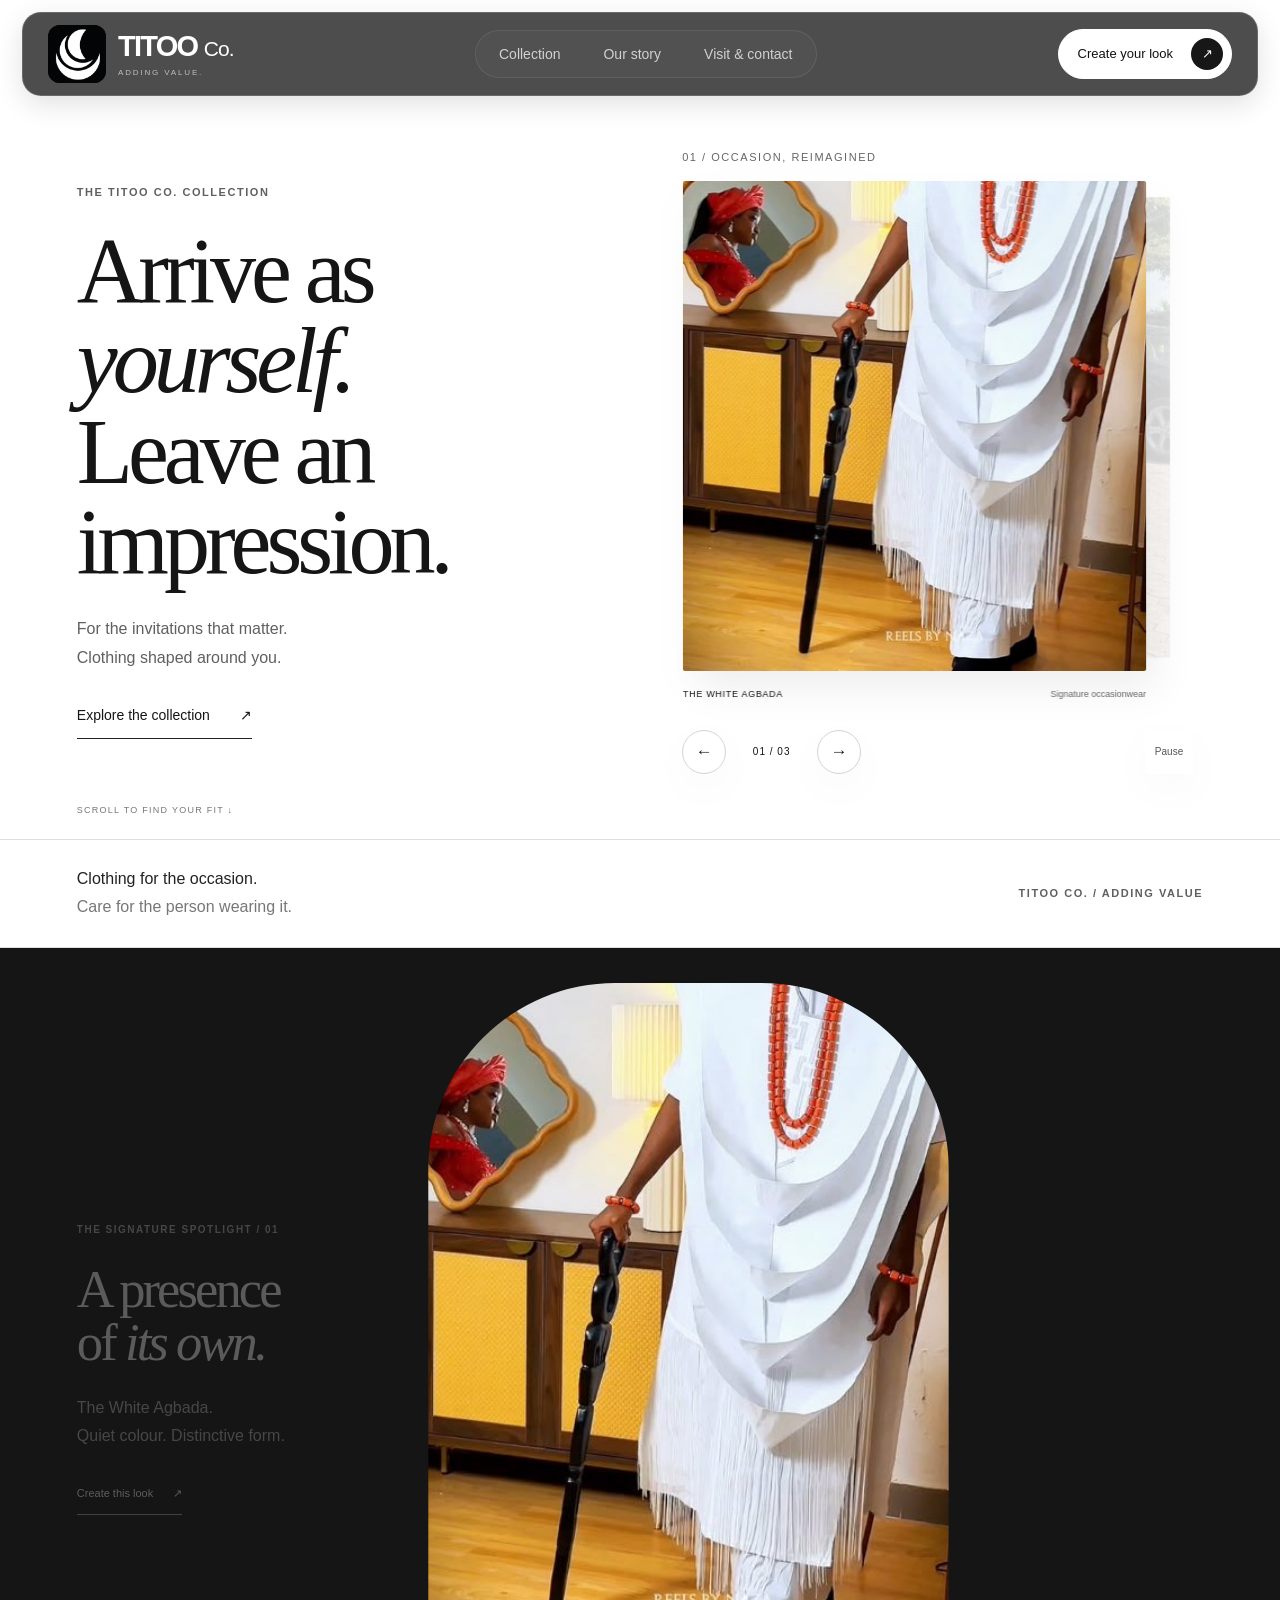
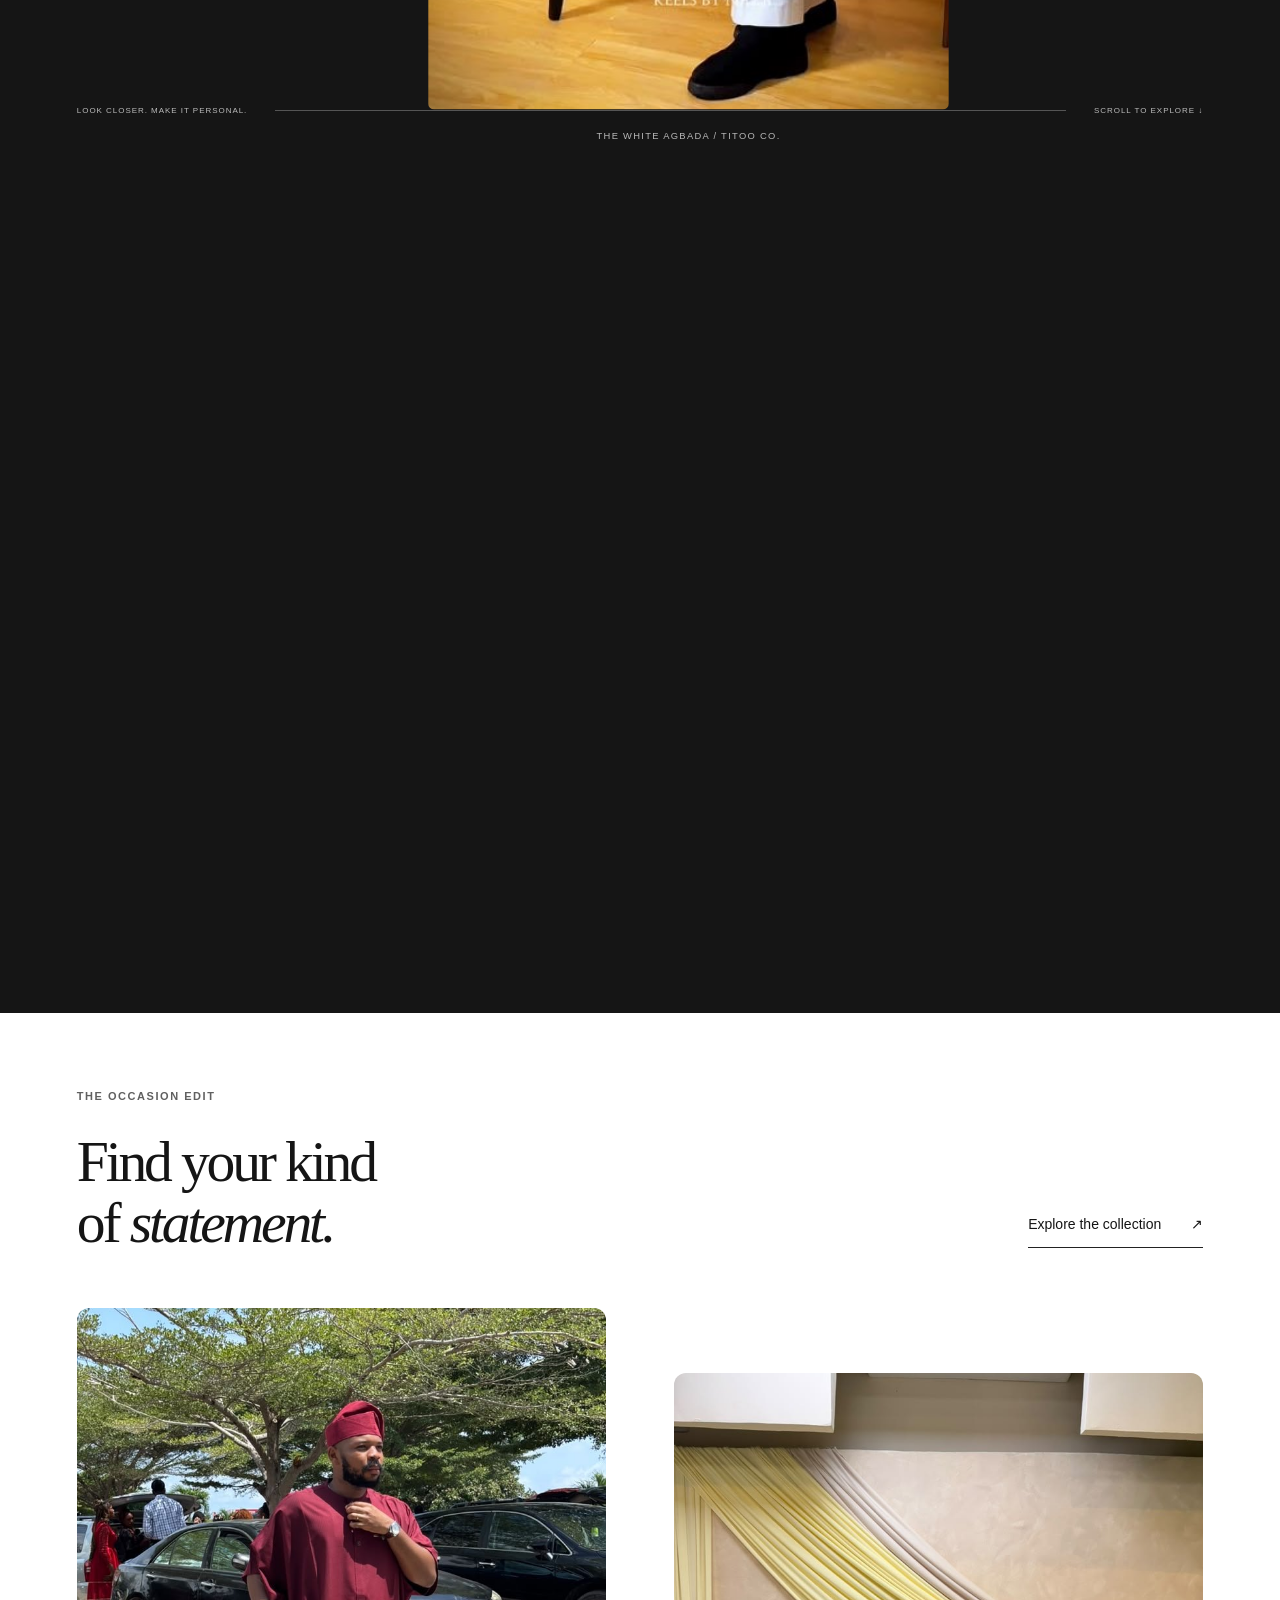
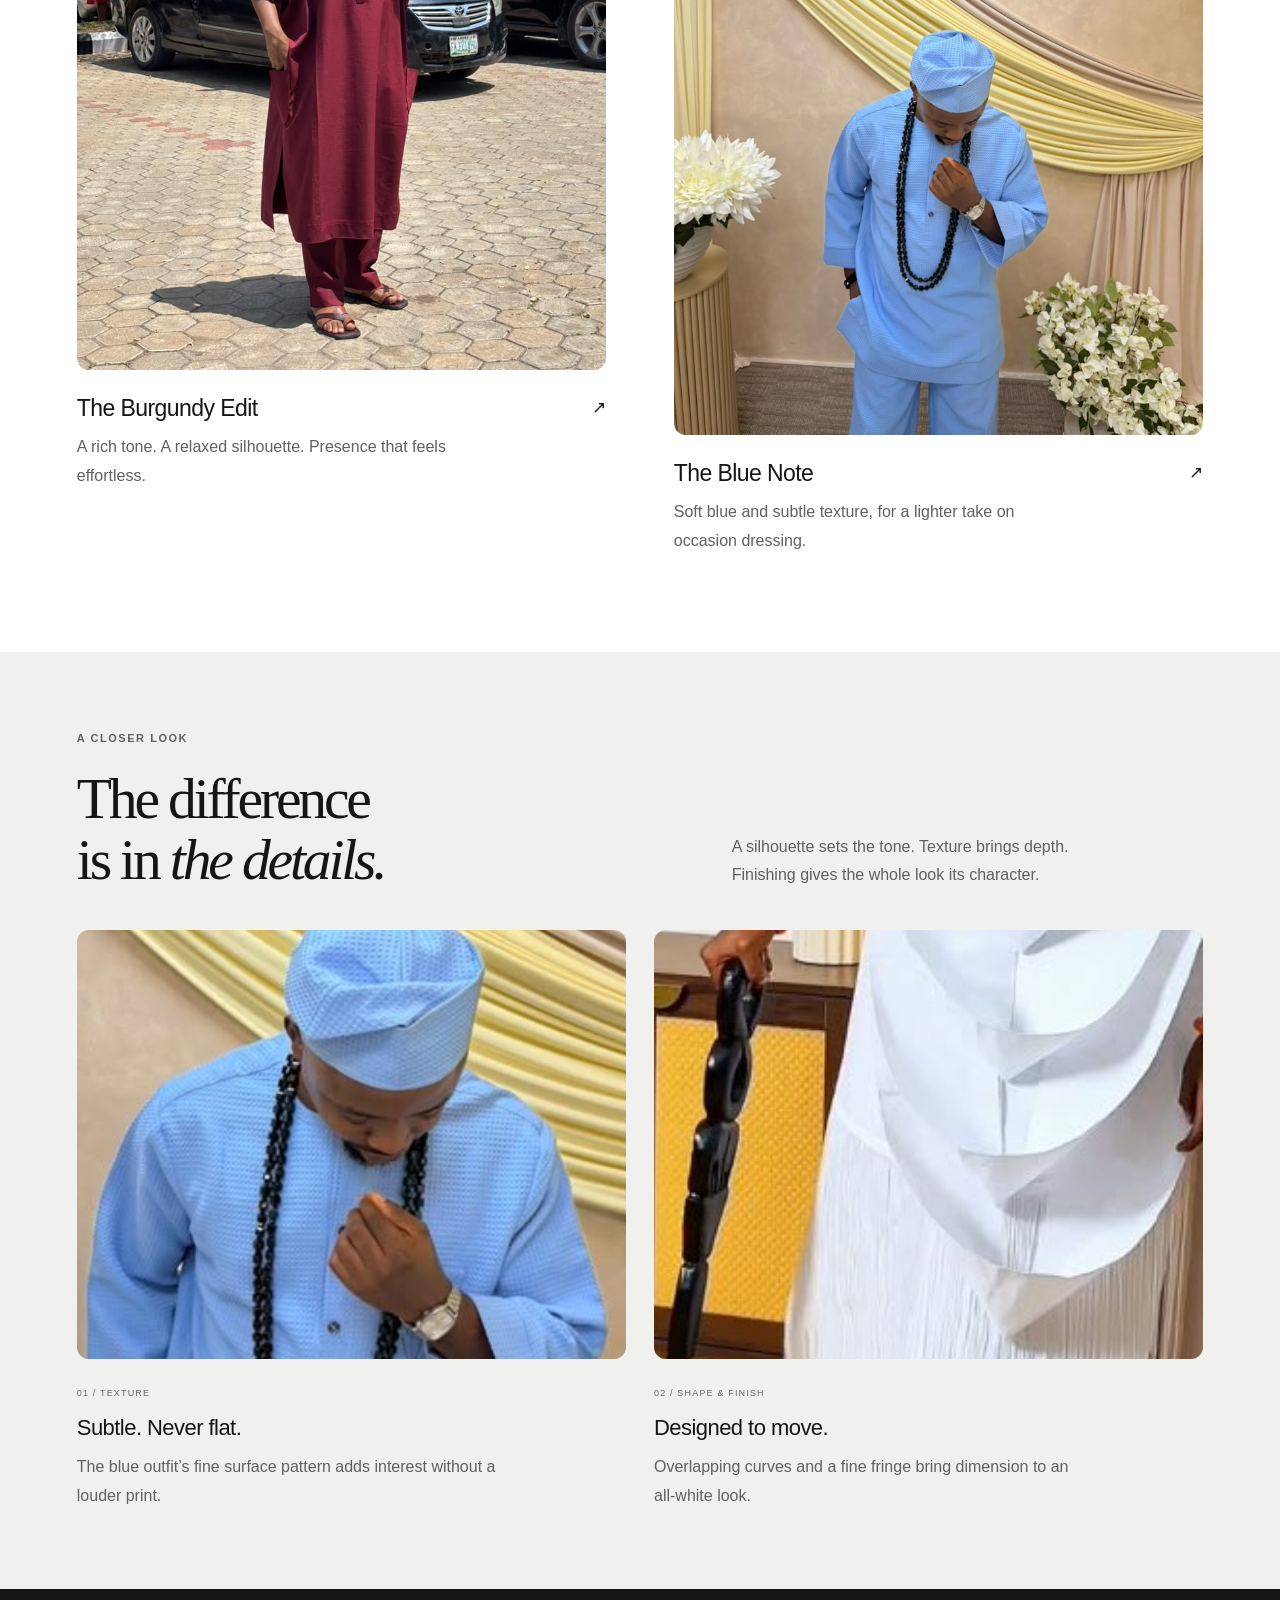
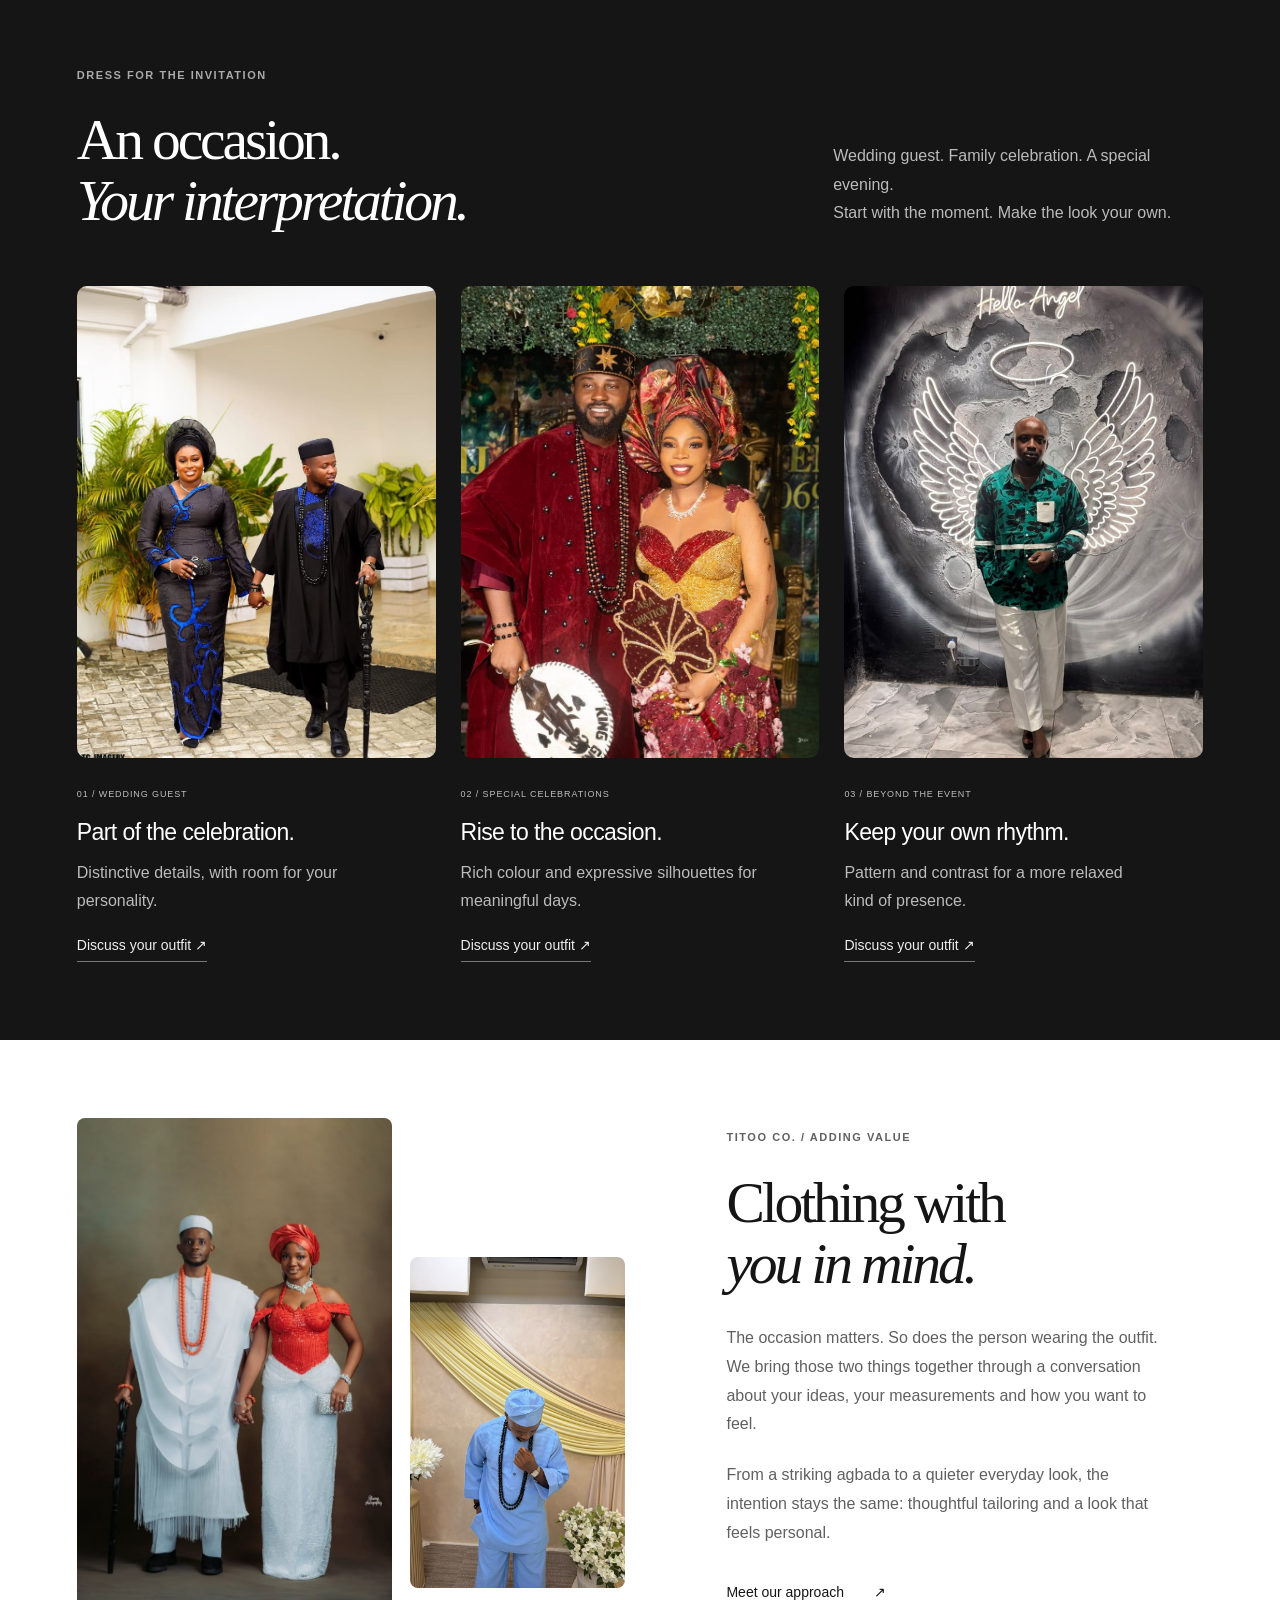
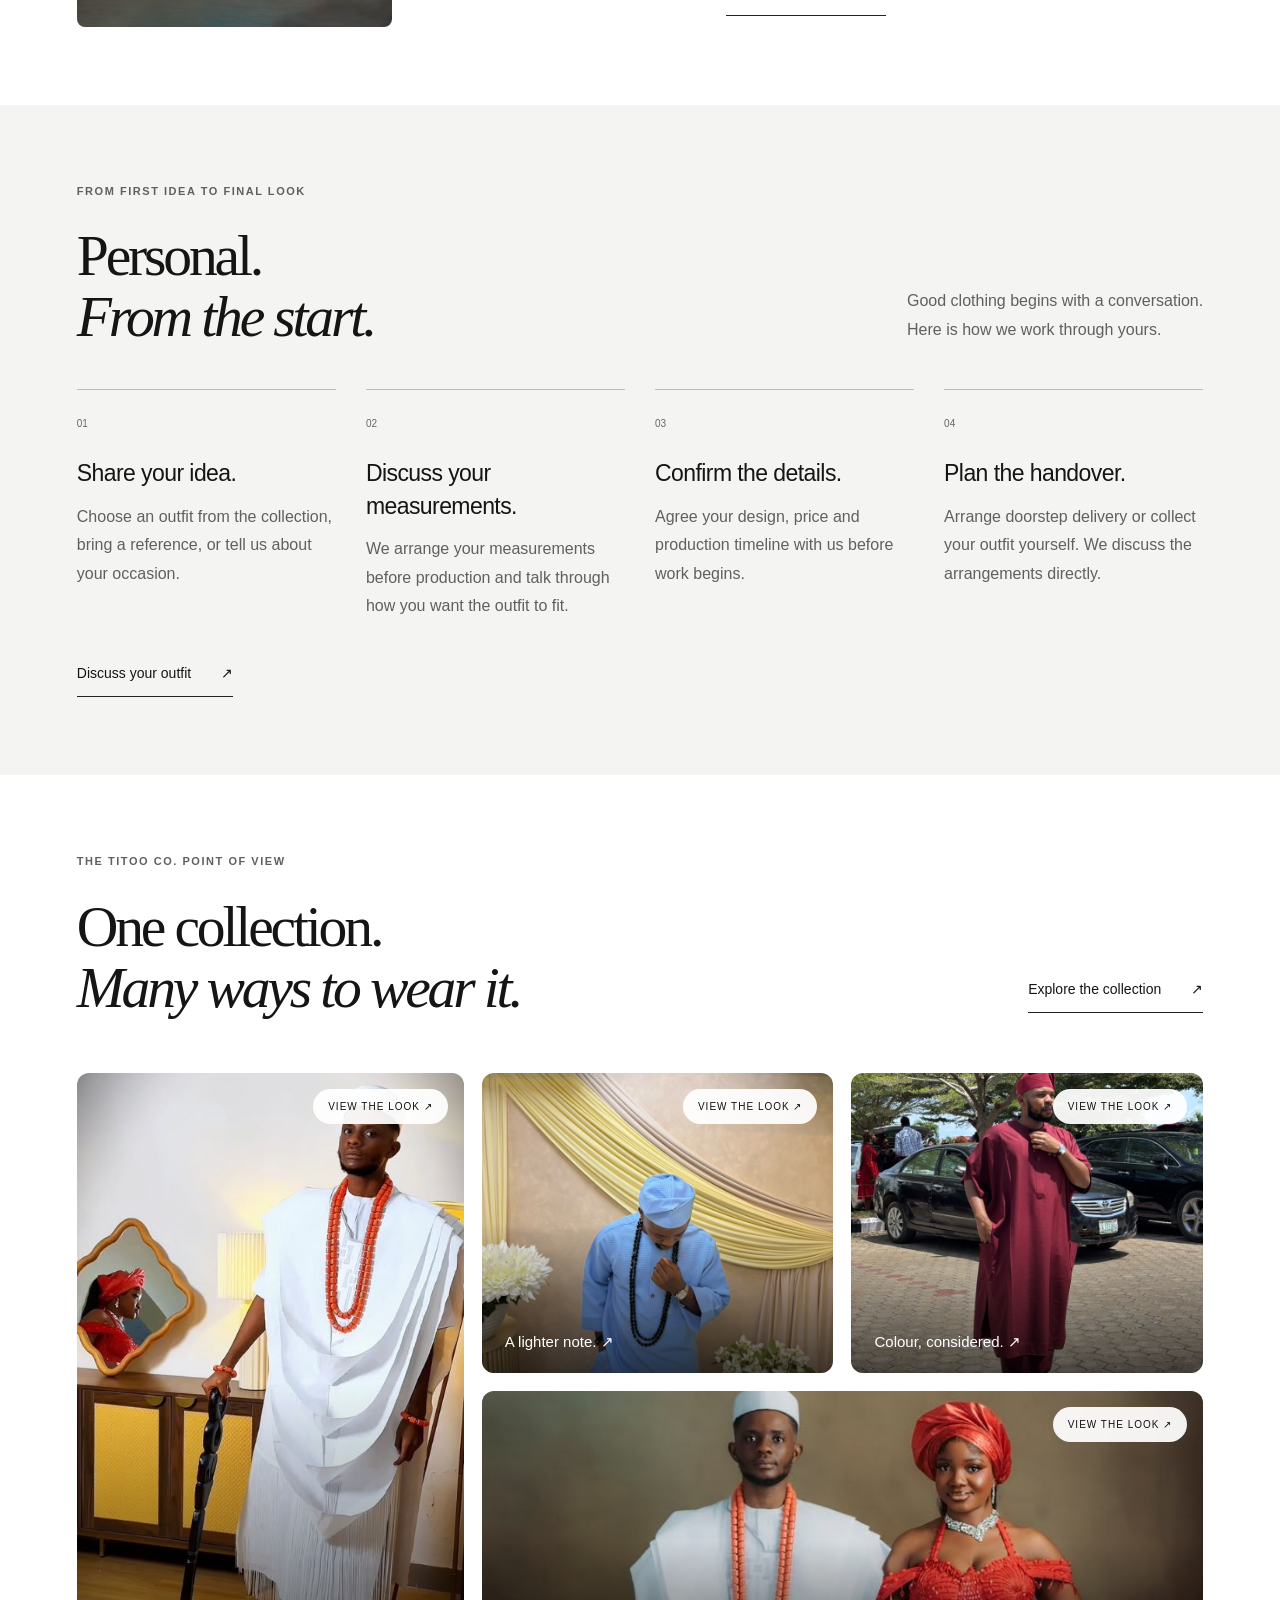
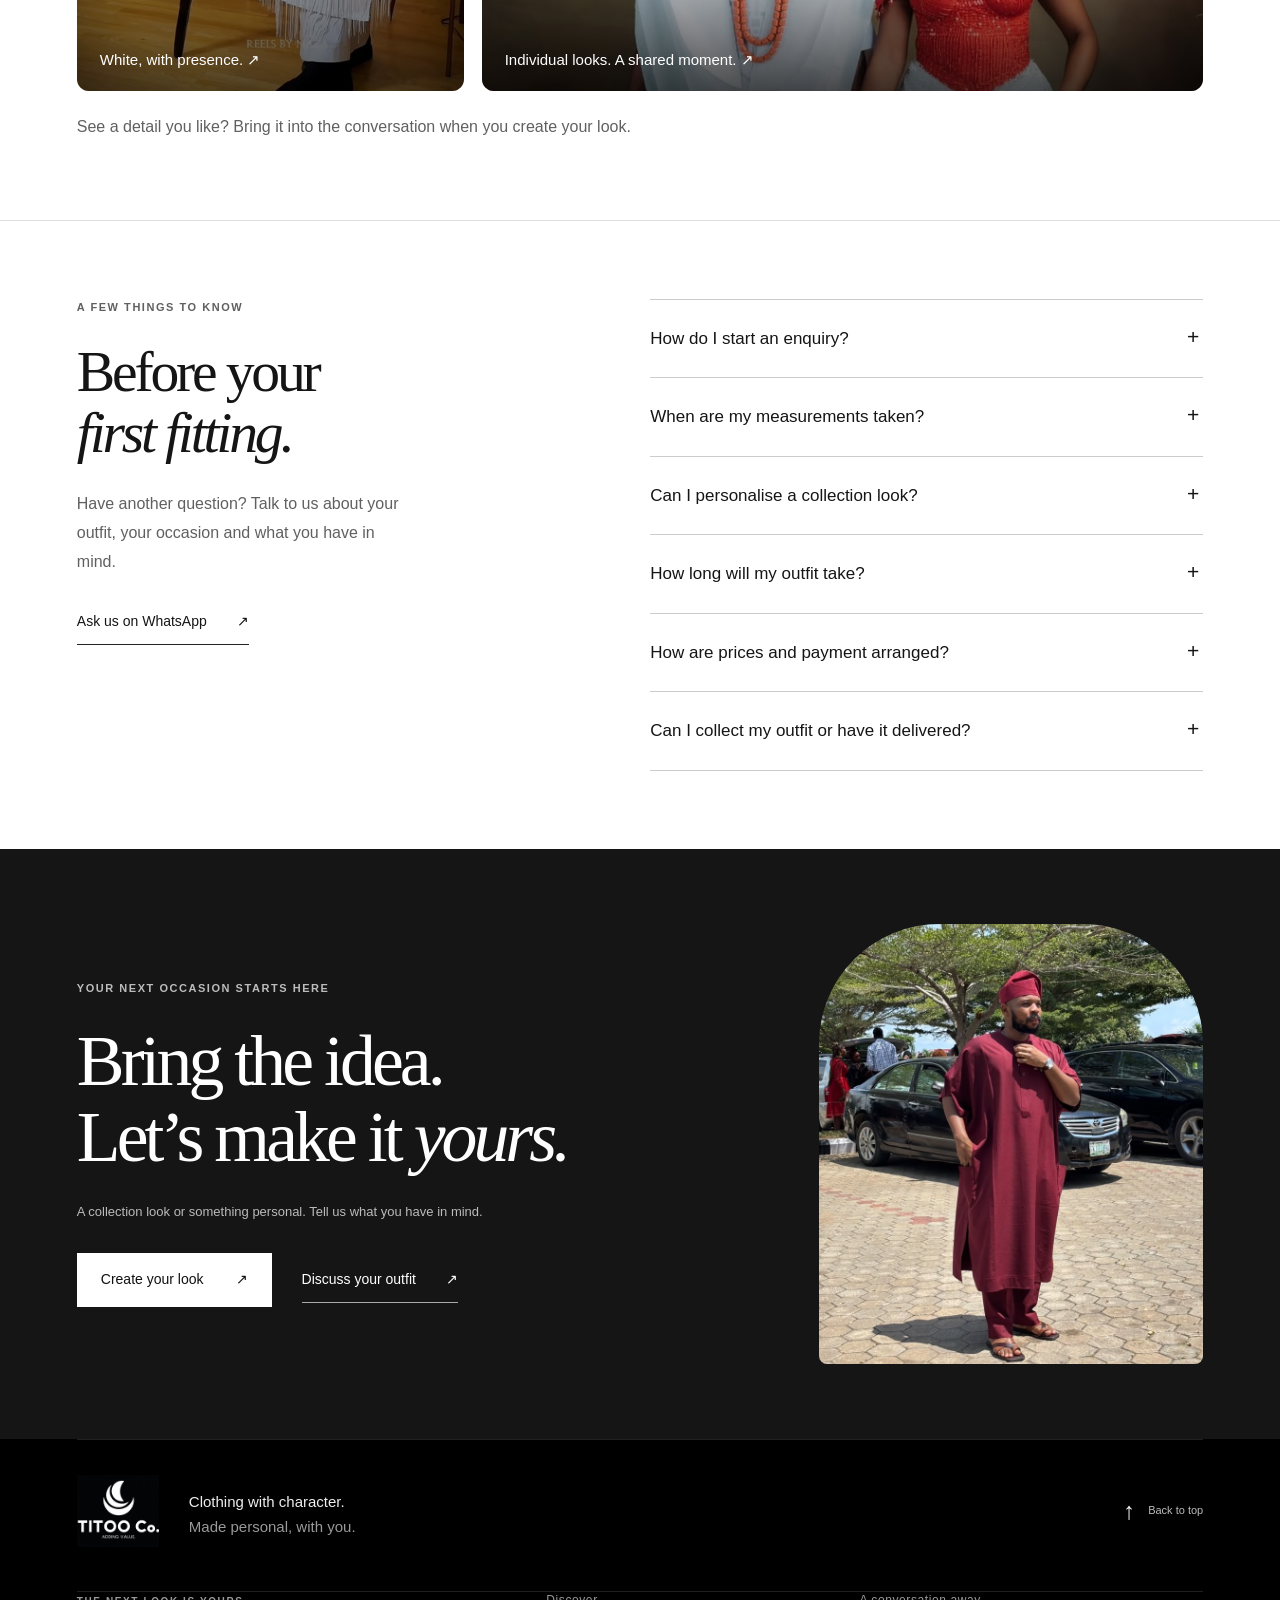
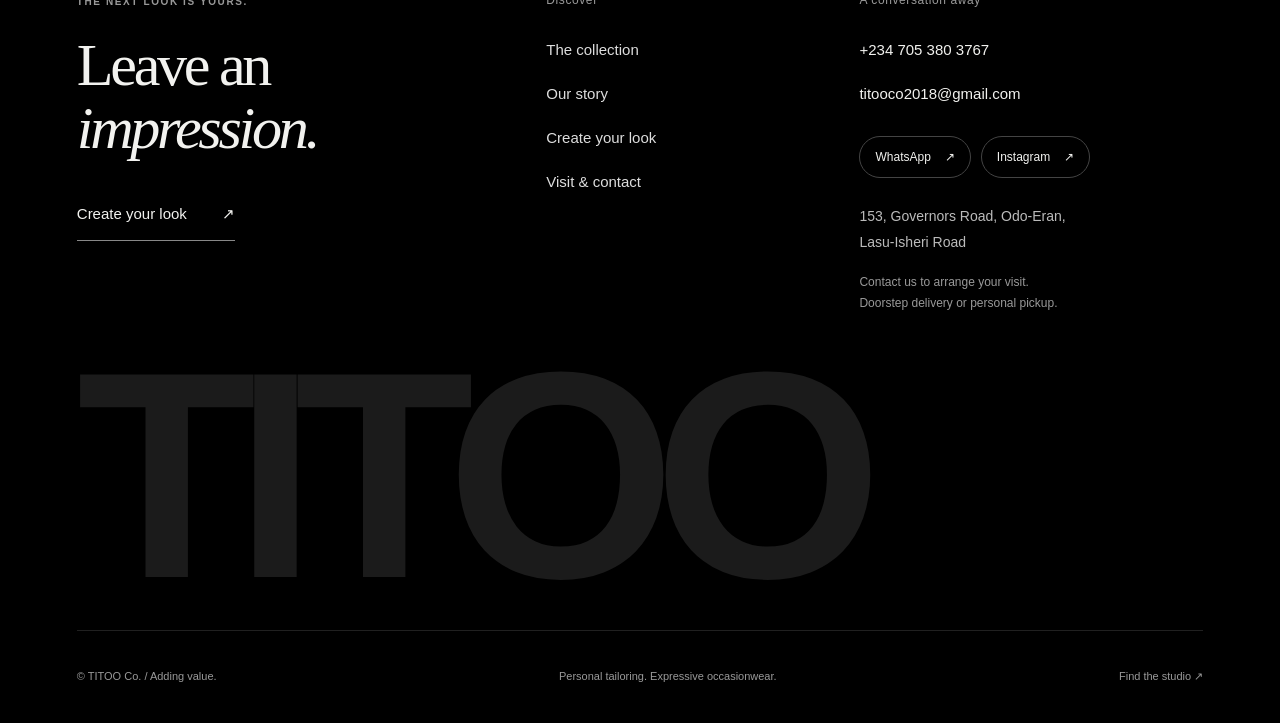
<file: index.html>
<!doctype html>
<html lang="en">
    <head>
        <meta charset="utf-8" />
        <meta name="viewport" content="width=device-width,initial-scale=1" />
        <title>Adding Value — TITOO Co.</title>
        <meta
            name="description"
            content="Personal tailoring and expressive occasionwear. Create your next look with TITOO Co."
        />
        <meta name="theme-color" content="#ffffff" />
        <link rel="icon" href="img/0.png" />
        <link rel="stylesheet" href="css/style.css" />

        <link rel="canonical" href="https://titoco-website.vercel.app/" />
        <meta property="og:type" content="website" />
        <meta property="og:site_name" content="TITOO Co." />
        <meta property="og:title" content="Adding Value — TITOO Co." />
        <meta
            property="og:description"
            content="Personal tailoring. Expressive occasionwear. Create your look with TITOO Co. — Adding Value."
        />
        <meta property="og:url" content="https://titoco-website.vercel.app/" />
        <meta property="og:image" content="https://titoco-website.vercel.app/img/link-preview.jpg" />
        <meta property="og:image:secure_url" content="https://titoco-website.vercel.app/img/link-preview.jpg" />
        <meta property="og:image:type" content="image/jpeg" />
        <meta property="og:image:width" content="1024" />
        <meta property="og:image:height" content="1024" />
        <meta property="og:image:alt" content="TITOO Co. logo — Adding Value." />
        <meta name="twitter:card" content="summary_large_image" />
        <meta name="twitter:title" content="Adding Value — TITOO Co." />
        <meta name="twitter:description" content="Personal tailoring. Expressive occasionwear. Adding Value." />
        <meta name="twitter:image" content="https://titoco-website.vercel.app/img/link-preview.jpg" />
        <meta name="twitter:image:alt" content="TITOO Co. logo — Adding Value." />
    </head>
    <body id="top">
        <a class="skip-link" href="#main">Skip to content</a>
        <header class="site-header">
            <a class="header-brand" href="index.html" aria-label="TITOO Co. home">
                <span class="brand-mark"><img src="img/0.png" alt="" width="1024" height="1024" /></span>
                <span class="brand-type">
                    TITOO
                    <span class="brand-co">Co.</span>
                    <small>ADDING VALUE.</small>
                </span>
            </a>
            <button class="menu-toggle" type="button" aria-expanded="false" aria-controls="main-nav">
                Menu
                <span aria-hidden="true">+</span>
            </button>
            <nav id="main-nav" aria-label="Main navigation">
                <a href="collection.html">Collection</a>
                <a href="story.html">Our story</a>
                <a href="visit.html">Visit & contact</a>
                <a class="nav-create" href="create.html">Create your look ↗</a>
            </nav>
            <a class="button small header-cta" href="create.html">
                Create your look
                <span aria-hidden="true">↗</span>
            </a>
        </header>
        <main id="main" tabindex="-1">
            <section class="hero">
                <div class="hero-copy">
                    <p class="eyebrow">THE TITOO CO. COLLECTION</p>
                    <h1>
                        Arrive as
                        <br />
                        <em>yourself.</em>
                        <br />
                        Leave an
                        <br />
                        impression.
                    </h1>
                    <p>
                        For the invitations that matter.
                        <br />
                        Clothing shaped around you.
                    </p>
                    <a class="text-link" href="collection.html">
                        Explore the collection
                        <span aria-hidden="true">↗</span>
                    </a>
                </div>
                <div class="carousel-wrap">
                    <span class="edition">01 / OCCASION, REIMAGINED</span>
                    <div
                        class="carousel"
                        role="region"
                        aria-roledescription="carousel"
                        aria-label="Featured outfits"
                        tabindex="0"
                    >
                        <figure class="slide active">
                            <img
                                class="white"
                                src="img/white-agbada-detail.jpg"
                                fetchpriority="high"
                                alt="White layered agbada with sculptural panels"
                                decoding="async"
                                width="498"
                                height="645"
                            />
                            <figcaption>
                                THE WHITE AGBADA
                                <span>Signature occasionwear</span>
                            </figcaption>
                        </figure>
                        <figure class="slide" aria-hidden="true">
                            <img
                                src="img/burgundy-edit.jpg"
                                alt="Burgundy traditional outfit"
                                decoding="async"
                                width="810"
                                height="1080"
                            />
                            <figcaption>
                                THE BURGUNDY EDIT
                                <span>Presence, without effort</span>
                            </figcaption>
                        </figure>
                        <figure class="slide" aria-hidden="true">
                            <img
                                src="img/blue-note.jpg"
                                alt="Blue tailored outfit"
                                decoding="async"
                                width="810"
                                height="1080"
                            />
                            <figcaption>
                                THE BLUE NOTE
                                <span>Ease in every detail</span>
                            </figcaption>
                        </figure>
                    </div>
                    <div class="controls">
                        <button data-prev aria-label="Previous outfit">←</button>
                        <span id="count" aria-live="off">01 / 03</span>
                        <button data-next aria-label="Next outfit">→</button>
                        <button data-pause aria-label="Pause carousel">Pause</button>
                    </div>
                </div>
                <span class="scroll-note">SCROLL TO FIND YOUR FIT ↓</span>
            </section>
            <div class="brand-line">
                <p>
                    Clothing for the occasion.
                    <span>Care for the person wearing it.</span>
                </p>
                <span class="eyebrow">TITOO CO. / ADDING VALUE</span>
            </div>
            <section class="spotlight-track" aria-labelledby="spotlight-heading">
                <div class="spotlight-stage">
                    <div class="spotlight-intro">
                        <p class="eyebrow">THE SIGNATURE SPOTLIGHT / 01</p>
                        <h2 id="spotlight-heading">
                            A presence
                            <br />
                            of
                            <em>its own.</em>
                        </h2>
                        <p>
                            The White Agbada.
                            <br />
                            Quiet colour. Distinctive form.
                        </p>
                        <a class="text-link" href="create.html?look=The%20White%20Agbada">
                            Create this look
                            <span aria-hidden="true">↗</span>
                        </a>
                    </div>
                    <div class="spotlight-product">
                        <div class="spotlight-image">
                            <img
                                class=""
                                src="img/white-agbada-detail.jpg"
                                alt="Sculptural white agbada panels, coral accessories and fringed finishing"
                                loading="lazy"
                                decoding="async"
                                width="810"
                                height="1080"
                            />
                        </div>
                        <span class="spotlight-caption">THE WHITE AGBADA / TITOO CO.</span>
                    </div>
                    <div class="spotlight-notes">
                        <article data-detail="0">
                            <span>01 / SILHOUETTE</span>
                            <h3>Shape that speaks.</h3>
                            <p>Curved, overlapping panels give the white silhouette its depth.</p>
                        </article>
                        <article data-detail="1">
                            <span>02 / FINISHING</span>
                            <h3>Movement in the detail.</h3>
                            <p>A fine fringed edge brings a softer finish to the sculptural layers.</p>
                        </article>
                        <article data-detail="2">
                            <span>03 / PERSONAL FIT</span>
                            <h3>It begins with you.</h3>
                            <p>Measurements come before production. We discuss your fit and finish together.</p>
                        </article>
                    </div>
                    <div class="spotlight-bottom">
                        <span>LOOK CLOSER. MAKE IT PERSONAL.</span>
                        <div class="spotlight-meter" aria-hidden="true"><span></span></div>
                        <span>SCROLL TO EXPLORE ↓</span>
                    </div>
                </div>
            </section>
            <section class="collection-edit" aria-labelledby="edit-heading">
                <div class="section-heading" data-scroll>
                    <div>
                        <p class="eyebrow">THE OCCASION EDIT</p>
                        <h2 id="edit-heading">
                            Find your kind
                            <br />
                            of
                            <em>statement.</em>
                        </h2>
                    </div>
                    <a class="text-link" href="collection.html">
                        Explore the collection
                        <span aria-hidden="true">↗</span>
                    </a>
                </div>
                <div class="editorial-pair">
                    <a class="editorial-look" href="create.html?look=The%20Burgundy%20Edit" data-scroll>
                        <div class="editorial-image">
                            <img
                                src="img/burgundy-edit.jpg"
                                alt="Burgundy tunic with a relaxed silhouette and matching cap"
                                width="810"
                                height="1080"
                                loading="lazy"
                                decoding="async"
                            />
                        </div>
                        <div class="look-caption">
                            <h3>The Burgundy Edit</h3>
                            <span aria-hidden="true">↗</span>
                        </div>
                        <p>A rich tone. A relaxed silhouette. Presence that feels effortless.</p>
                    </a>
                    <a class="editorial-look" href="create.html?look=The%20Blue%20Note" data-scroll>
                        <div class="editorial-image">
                            <img
                                src="img/blue-note.jpg"
                                alt="Textured blue outfit with matching trousers and cap"
                                width="810"
                                height="1080"
                                loading="lazy"
                                decoding="async"
                            />
                        </div>
                        <div class="look-caption">
                            <h3>The Blue Note</h3>
                            <span aria-hidden="true">↗</span>
                        </div>
                        <p>Soft blue and subtle texture, for a lighter take on occasion dressing.</p>
                    </a>
                </div>
            </section>
            <section class="detail-editorial section-space" aria-labelledby="detail-title">
                <div class="detail-heading" data-scroll>
                    <p class="eyebrow">A CLOSER LOOK</p>
                    <h2 id="detail-title">
                        The difference
                        <br />
                        is in
                        <em>the details.</em>
                    </h2>
                    <p>
                        A silhouette sets the tone. Texture brings depth. Finishing gives the whole look its character.
                    </p>
                </div>
                <div class="detail-grid">
                    <figure class="detail-shot" data-scroll>
                        <div class="detail-crop blue-detail">
                            <img
                                class=""
                                src="img/blue-note.jpg"
                                alt="Close view of the blue outfit’s textured surface and neckline"
                                loading="lazy"
                                decoding="async"
                                width="810"
                                height="1080"
                            />
                        </div>
                        <figcaption>
                            <span>01 / TEXTURE</span>
                            <h3>Subtle. Never flat.</h3>
                            <p>The blue outfit’s fine surface pattern adds interest without a louder print.</p>
                        </figcaption>
                    </figure>
                    <figure class="detail-shot" data-scroll>
                        <div class="detail-crop white-detail">
                            <img
                                class=""
                                src="img/white-agbada-detail.jpg"
                                alt="Close view of the white agbada’s overlapping panels and fringed edge"
                                loading="lazy"
                                decoding="async"
                                width="810"
                                height="1080"
                            />
                        </div>
                        <figcaption>
                            <span>02 / SHAPE & FINISH</span>
                            <h3>Designed to move.</h3>
                            <p>Overlapping curves and a fine fringe bring dimension to an all-white look.</p>
                        </figcaption>
                    </figure>
                </div>
            </section>
            <section class="occasion-section section-space" aria-labelledby="occasion-heading">
                <div class="section-heading" data-scroll>
                    <div>
                        <p class="eyebrow">DRESS FOR THE INVITATION</p>
                        <h2 id="occasion-heading">
                            An occasion.
                            <br />
                            <em>Your interpretation.</em>
                        </h2>
                    </div>
                    <p>
                        Wedding guest. Family celebration. A special evening.
                        <br />
                        Start with the moment. Make the look your own.
                    </p>
                </div>
                <div class="occasion-grid">
                    <a href="create.html?occasion=Wedding%20guest" class="occasion-item" data-scroll>
                        <img
                            class=""
                            src="img/midnight-cobalt.jpg"
                            alt="Coordinated black and cobalt occasion outfits"
                            loading="lazy"
                            decoding="async"
                            width="810"
                            height="1080"
                        />
                        <div>
                            <span>01 / WEDDING GUEST</span>
                            <h3>Part of the celebration.</h3>
                            <p>Distinctive details, with room for your personality.</p>
                            <span class="occasion-link">Discuss your outfit ↗</span>
                        </div>
                    </a>
                    <a href="create.html?occasion=Celebration%20%2F%20party" class="occasion-item" data-scroll>
                        <img
                            class=""
                            src="img/celebration-edit.jpg"
                            alt="Burgundy traditional attire and a richly detailed celebration outfit"
                            loading="lazy"
                            decoding="async"
                            width="810"
                            height="1080"
                        />
                        <div>
                            <span>02 / SPECIAL CELEBRATIONS</span>
                            <h3>Rise to the occasion.</h3>
                            <p>Rich colour and expressive silhouettes for meaningful days.</p>
                            <span class="occasion-link">Discuss your outfit ↗</span>
                        </div>
                    </a>
                    <a href="create.html?occasion=Everyday%20style" class="occasion-item" data-scroll>
                        <img
                            class=""
                            src="img/everyday-statement.jpg"
                            alt="Green patterned shirt styled with light trousers"
                            loading="lazy"
                            decoding="async"
                            width="810"
                            height="1080"
                        />
                        <div>
                            <span>03 / BEYOND THE EVENT</span>
                            <h3>Keep your own rhythm.</h3>
                            <p>Pattern and contrast for a more relaxed kind of presence.</p>
                            <span class="occasion-link">Discuss your outfit ↗</span>
                        </div>
                    </a>
                </div>
            </section>

            <section class="visual-story section-space" aria-labelledby="visual-story-title">
                <div class="story-photo-pair" data-scroll>
                    <div>
                        <img
                            class=""
                            src="img/together-in-style.jpg"
                            alt="TITOO Co. occasionwear photographed as a coordinated pair"
                            loading="lazy"
                            decoding="async"
                            width="810"
                            height="1080"
                        />
                    </div>
                    <div>
                        <img
                            class=""
                            src="img/blue-note.jpg"
                            alt="A closer look at the fit and texture of the blue collection outfit"
                            loading="lazy"
                            decoding="async"
                            width="810"
                            height="1080"
                        />
                    </div>
                </div>
                <div class="story-copy" data-scroll>
                    <p class="eyebrow">TITOO CO. / ADDING VALUE</p>
                    <h2 id="visual-story-title">
                        Clothing with
                        <br />
                        <em>you in mind.</em>
                    </h2>
                    <p>
                        The occasion matters. So does the person wearing the outfit. We bring those two things together
                        through a conversation about your ideas, your measurements and how you want to feel.
                    </p>
                    <p>
                        From a striking agbada to a quieter everyday look, the intention stays the same: thoughtful
                        tailoring and a look that feels personal.
                    </p>
                    <a class="text-link" href="story.html">
                        Meet our approach
                        <span aria-hidden="true">↗</span>
                    </a>
                </div>
            </section>
            <section class="journey section-space" aria-labelledby="journey-title">
                <div class="section-heading" data-scroll>
                    <div>
                        <p class="eyebrow">FROM FIRST IDEA TO FINAL LOOK</p>
                        <h2 id="journey-title">
                            Personal.
                            <br />
                            <em>From the start.</em>
                        </h2>
                    </div>
                    <p>
                        Good clothing begins with a conversation.
                        <br />
                        Here is how we work through yours.
                    </p>
                </div>
                <ol class="journey-steps">
                    <li data-scroll>
                        <span>01</span>
                        <h3>Share your idea.</h3>
                        <p>Choose an outfit from the collection, bring a reference, or tell us about your occasion.</p>
                    </li>
                    <li data-scroll>
                        <span>02</span>
                        <h3>Discuss your measurements.</h3>
                        <p>
                            We arrange your measurements before production and talk through how you want the outfit to
                            fit.
                        </p>
                    </li>
                    <li data-scroll>
                        <span>03</span>
                        <h3>Confirm the details.</h3>
                        <p>Agree your design, price and production timeline with us before work begins.</p>
                    </li>
                    <li data-scroll>
                        <span>04</span>
                        <h3>Plan the handover.</h3>
                        <p>
                            Arrange doorstep delivery or collect your outfit yourself. We discuss the arrangements
                            directly.
                        </p>
                    </li>
                </ol>
                <a class="text-link" href="create.html">
                    Discuss your outfit
                    <span aria-hidden="true">↗</span>
                </a>
            </section>

            <section class="styling-gallery section-space" aria-labelledby="styling-gallery">
                <div class="section-heading" data-scroll>
                    <div>
                        <p class="eyebrow">THE TITOO CO. POINT OF VIEW</p>
                        <h2 id="styling-gallery">
                            One collection.
                            <br />
                            <em>Many ways to wear it.</em>
                        </h2>
                    </div>
                    <a class="text-link" href="collection.html">
                        Explore the collection
                        <span aria-hidden="true">↗</span>
                    </a>
                </div>
                <div class="gallery-grid">
                    <a class="gallery-tall" href="create.html?look=The%20White%20Agbada" data-scroll>
                        <img
                            class=""
                            src="img/white-agbada.jpg"
                            alt="White agbada styled with coral beads and a walking stick"
                            loading="lazy"
                            decoding="async"
                            width="810"
                            height="1080"
                        />
                        <span>White, with presence. ↗</span>
                    </a>
                    <a href="create.html?look=The%20Blue%20Note" data-scroll>
                        <img
                            class=""
                            src="img/blue-note.jpg"
                            alt="Blue traditional outfit with matching cap"
                            loading="lazy"
                            decoding="async"
                            width="810"
                            height="1080"
                        />
                        <span>A lighter note. ↗</span>
                    </a>
                    <a href="create.html?look=The%20Burgundy%20Edit" data-scroll>
                        <img
                            class=""
                            src="img/burgundy-edit.jpg"
                            alt="Burgundy tunic styled with matching trousers"
                            loading="lazy"
                            decoding="async"
                            width="810"
                            height="1080"
                        />
                        <span>Colour, considered. ↗</span>
                    </a>
                    <a class="gallery-wide" href="create.html?look=Together%2C%20in%20Style" data-scroll>
                        <img
                            class=""
                            src="img/together-in-style.jpg"
                            alt="Two individual occasion looks in white and red"
                            loading="lazy"
                            decoding="async"
                            width="810"
                            height="1080"
                        />
                        <span>Individual looks. A shared moment. ↗</span>
                    </a>
                </div>
                <p class="gallery-note">
                    See a detail you like? Bring it into the conversation when you create your look.
                </p>
            </section>
            <section class="faq-section section-space" id="faq" aria-labelledby="faq-heading">
                <div class="faq-intro" data-scroll>
                    <p class="eyebrow">A FEW THINGS TO KNOW</p>
                    <h2 id="faq-heading">
                        Before your
                        <br />
                        <em>first fitting.</em>
                    </h2>
                    <p>Have another question? Talk to us about your outfit, your occasion and what you have in mind.</p>
                    <a class="text-link" href="https://wa.me/2347053803767">
                        Ask us on WhatsApp
                        <span aria-hidden="true">↗</span>
                    </a>
                </div>
                <div class="faq-list">
                    <details>
                        <summary>How do I start an enquiry?</summary>
                        <p>
                            Choose “Create your look” and share your idea and occasion. The form prepares a WhatsApp
                            message for you to review and send. You can also call or email us directly.
                        </p>
                    </details>
                    <details>
                        <summary>When are my measurements taken?</summary>
                        <p>
                            Measurements are taken before production. Contact us to arrange the measurement process and
                            discuss your preferred fit.
                        </p>
                    </details>
                    <details>
                        <summary>Can I personalise a collection look?</summary>
                        <p>
                            Tell us which look you like and what you would change. We will discuss what is possible for
                            your design before confirming the details.
                        </p>
                        <!-- CLIENT EDIT: confirm available design changes, fabrics and colour choices. -->
                    </details>
                    <details>
                        <summary>How long will my outfit take?</summary>
                        <p>
                            Production timing is agreed directly for your order. Share your event date when enquiring so
                            we can discuss the timeline before work begins.
                        </p>
                        <!-- CLIENT EDIT: add standard lead times only once the business confirms them. -->
                    </details>
                    <details>
                        <summary>How are prices and payment arranged?</summary>
                        <p>
                            Request a price for your selected look. Pricing is discussed directly and may be negotiable.
                            Confirm payment arrangements with us before placing your order.
                        </p>
                        <!-- CLIENT EDIT: confirm deposit, payment methods and cancellation terms. -->
                    </details>
                    <details>
                        <summary>Can I collect my outfit or have it delivered?</summary>
                        <p>
                            Both doorstep delivery and personal pickup are available. Contact us to confirm the
                            arrangements for your location and order.
                        </p>
                        <!-- CLIENT EDIT: confirm delivery coverage, charges and pickup hours. -->
                    </details>
                </div>
            </section>
        </main>
        <section class="closing-enquiry" aria-labelledby="closing-heading">
            <div>
                <p class="eyebrow">YOUR NEXT OCCASION STARTS HERE</p>
                <h2 id="closing-heading">
                    Bring the idea.
                    <br />
                    Let’s make it
                    <em>yours.</em>
                </h2>
                <p>A collection look or something personal. Tell us what you have in mind.</p>
                <div class="closing-actions">
                    <a class="button" href="create.html">
                        Create your look
                        <span aria-hidden="true">↗</span>
                    </a>
                    <a class="text-link" href="https://wa.me/2347053803767">
                        Discuss your outfit
                        <span aria-hidden="true">↗</span>
                    </a>
                </div>
            </div>
            <div class="closing-image">
                <img
                    class=""
                    src="img/burgundy-edit.jpg"
                    alt="The Burgundy Edit, a relaxed traditional silhouette"
                    loading="lazy"
                    decoding="async"
                    width="810"
                    height="1080"
                />
            </div>
        </section>
        <footer class="full-footer footer-shell">
            <div class="footer-opening">
                <a href="index.html" class="footer-logo" aria-label="TITOO Co. home">
                    <img src="img/0.png" alt="TITOO Co. Adding Value" width="1024" height="1024" loading="lazy" />
                </a>
                <p>
                    Clothing with character.
                    <br />
                    <span>Made personal, with you.</span>
                </p>
                <a class="footer-top" href="#top" aria-label="Back to top">
                    ↑
                    <span>Back to top</span>
                </a>
            </div>
            <div class="footer-grid">
                <div class="footer-editorial">
                    <p class="eyebrow">THE NEXT LOOK IS YOURS.</p>
                    <h2>
                        Leave an
                        <br />
                        <em>impression.</em>
                    </h2>
                    <a class="footer-enquire" href="create.html">
                        Create your look
                        <span aria-hidden="true">↗</span>
                    </a>
                </div>
                <nav aria-label="Footer navigation">
                    <h3>Discover</h3>
                    <a href="collection.html">The collection</a>
                    <a href="story.html">Our story</a>
                    <a href="create.html">Create your look</a>
                    <a href="visit.html">Visit & contact</a>
                </nav>
                <div class="footer-reach">
                    <h3>A conversation away</h3>
                    <a href="tel:+2347053803767">+234 705 380 3767</a>
                    <a href="mailto:titooco2018@gmail.com">titooco2018@gmail.com</a>
                    <div class="footer-socials">
                        <a href="https://wa.me/2347053803767">
                            WhatsApp
                            <span aria-hidden="true">↗</span>
                        </a>
                        <a href="https://www.instagram.com/titoo.co/" target="_blank" rel="noopener">
                            Instagram
                            <span aria-hidden="true">↗</span>
                        </a>
                    </div>
                    <address>
                        153, Governors Road, Odo-Eran,
                        <br />
                        Lasu-Isheri Road
                    </address>
                    <p class="footer-appointment">
                        Contact us to arrange your visit.
                        <br />
                        Doorstep delivery or personal pickup.
                    </p>
                </div>
            </div>
            <div class="footer-display" aria-hidden="true">TITOO</div>
            <div class="footer-base">
                <small>© TITOO Co. / Adding value.</small>
                <span>Personal tailoring. Expressive occasionwear.</span>
                <a href="visit.html">Find the studio ↗</a>
            </div>
        </footer>
        <script src="js/app.js" defer></script>
    </body>
</html>
</file>
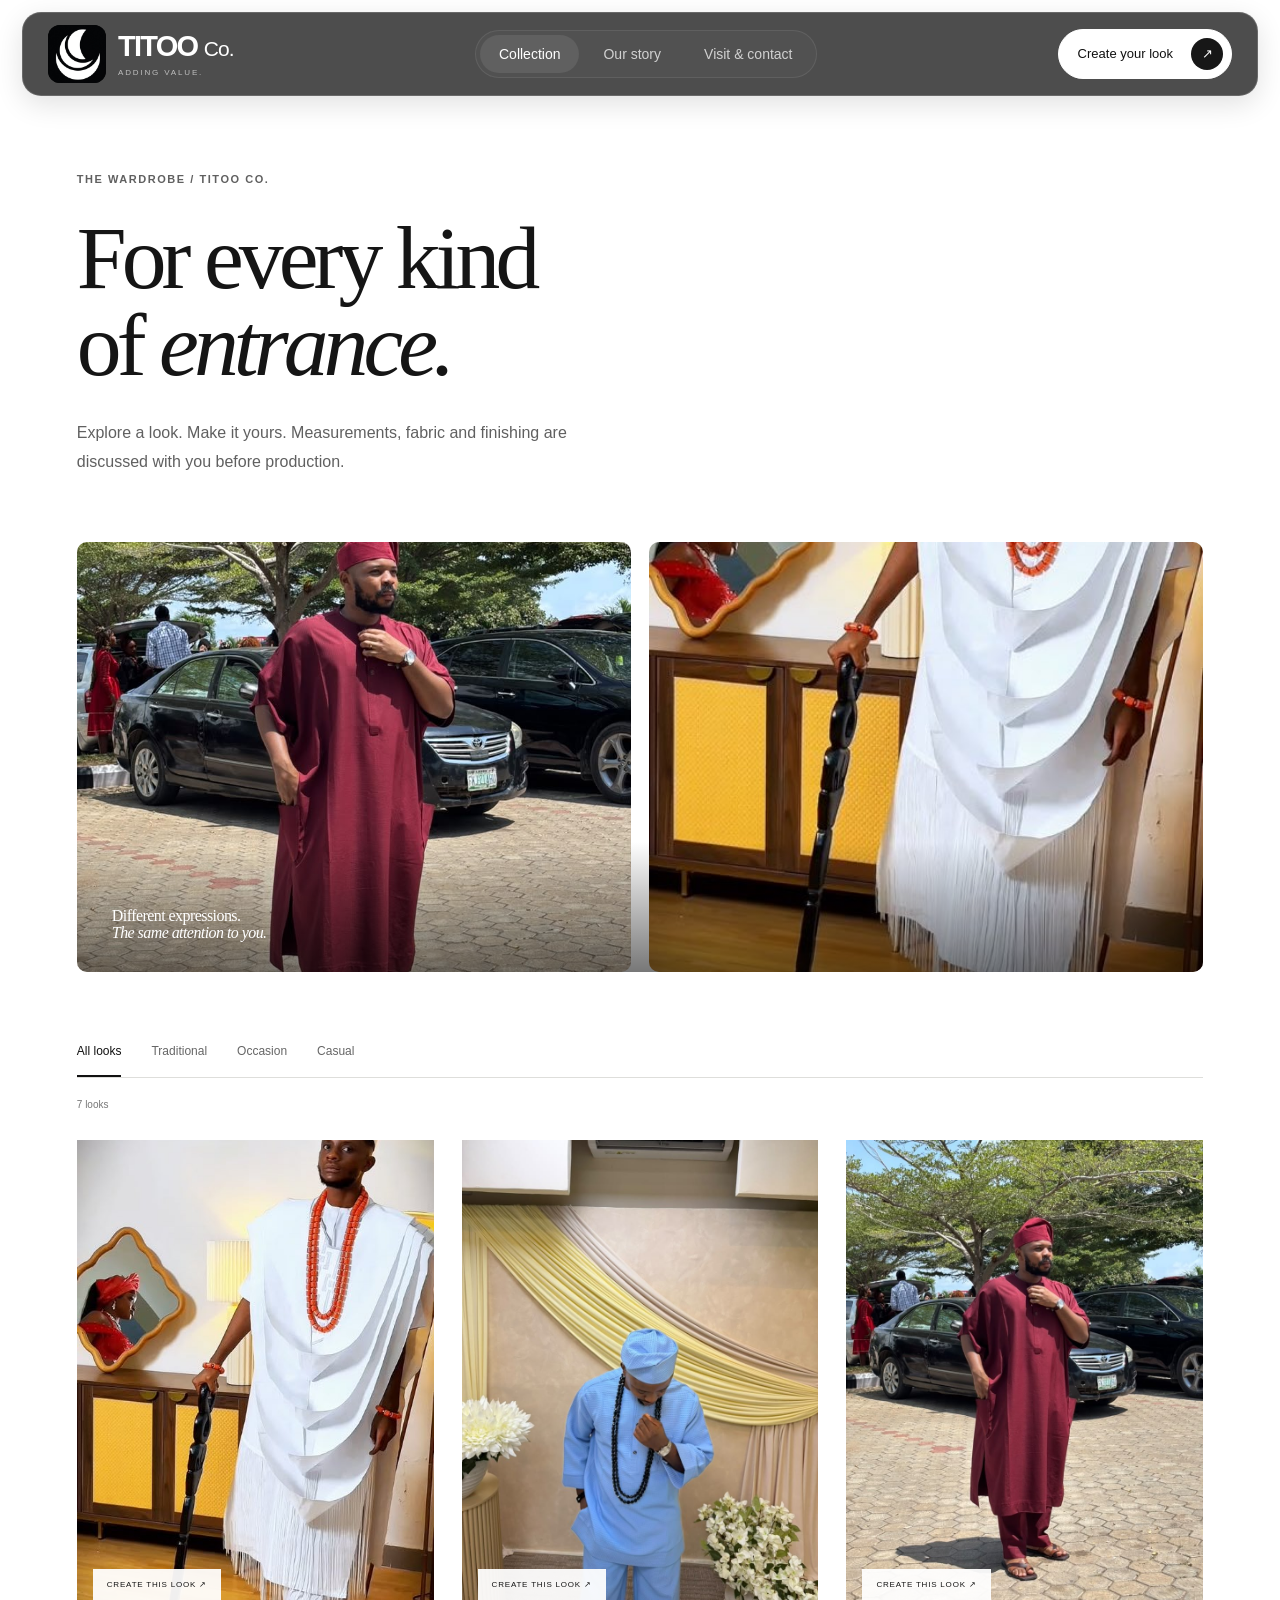
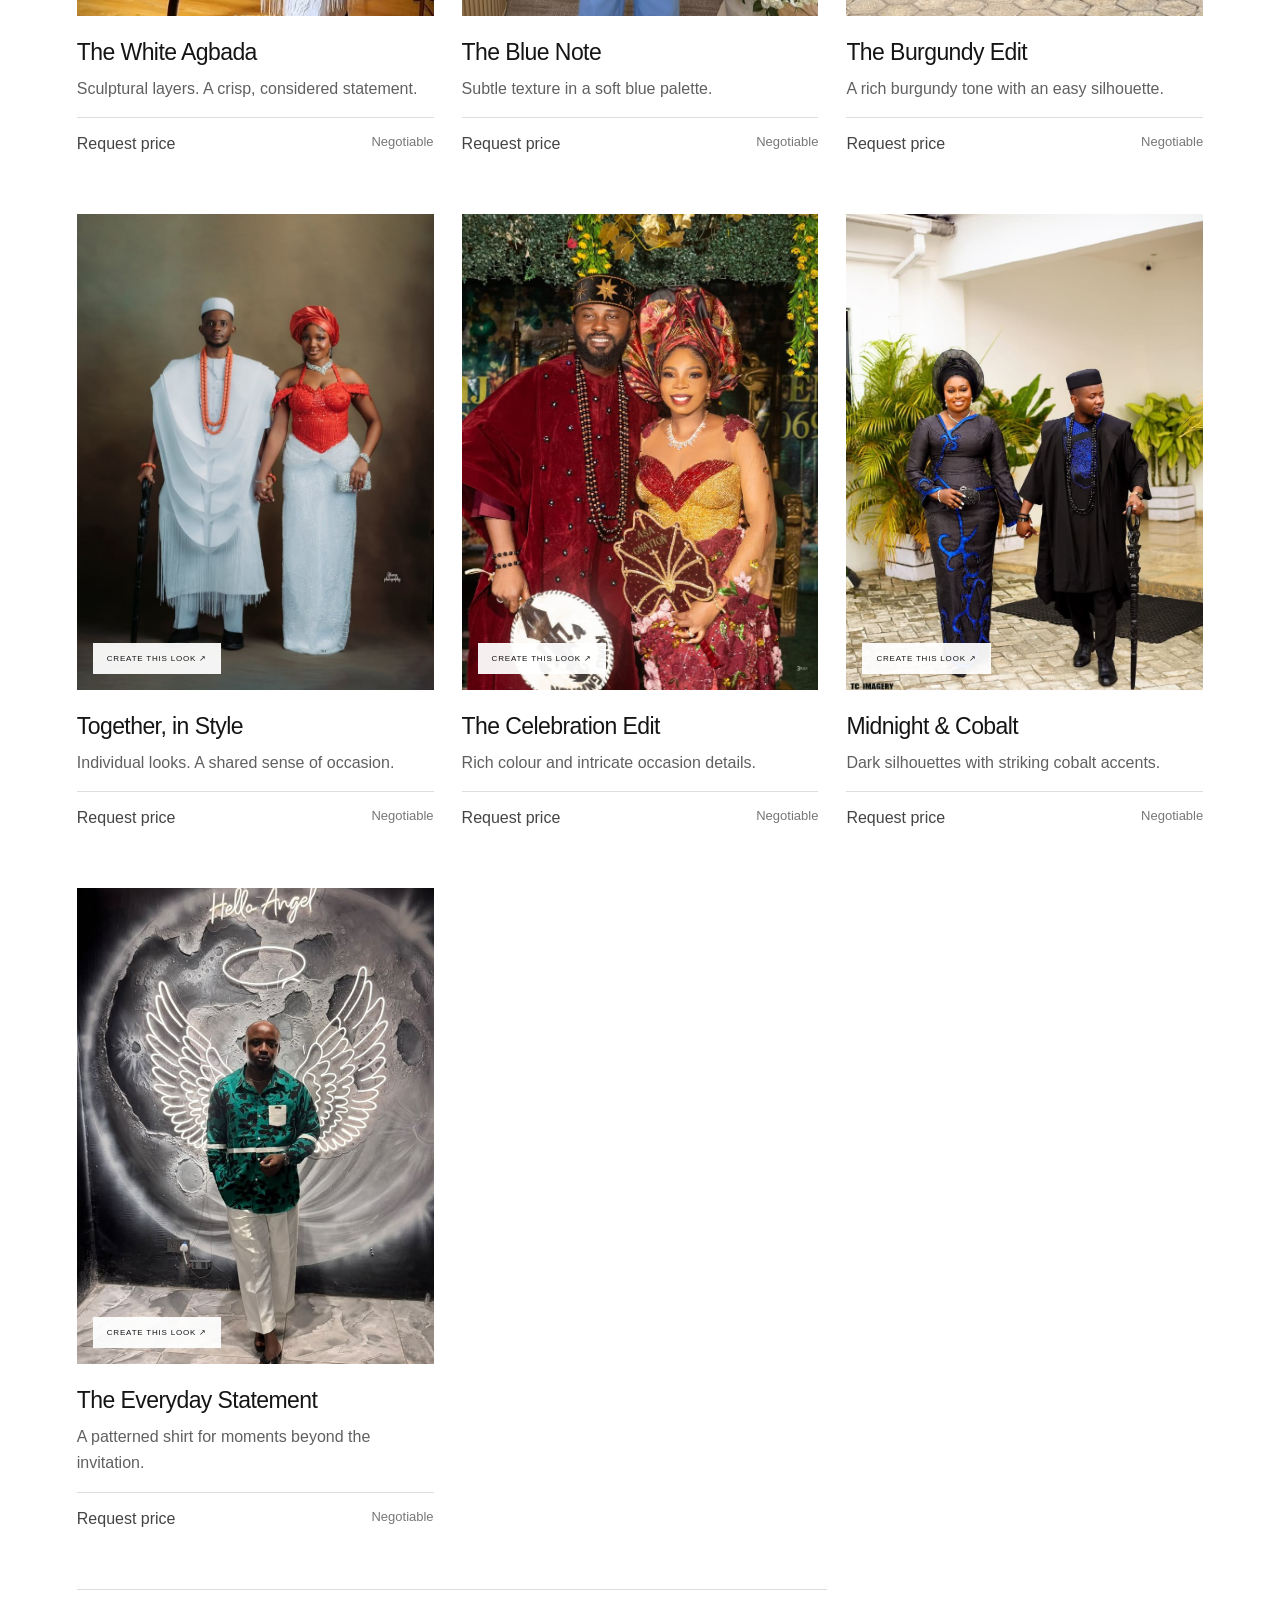
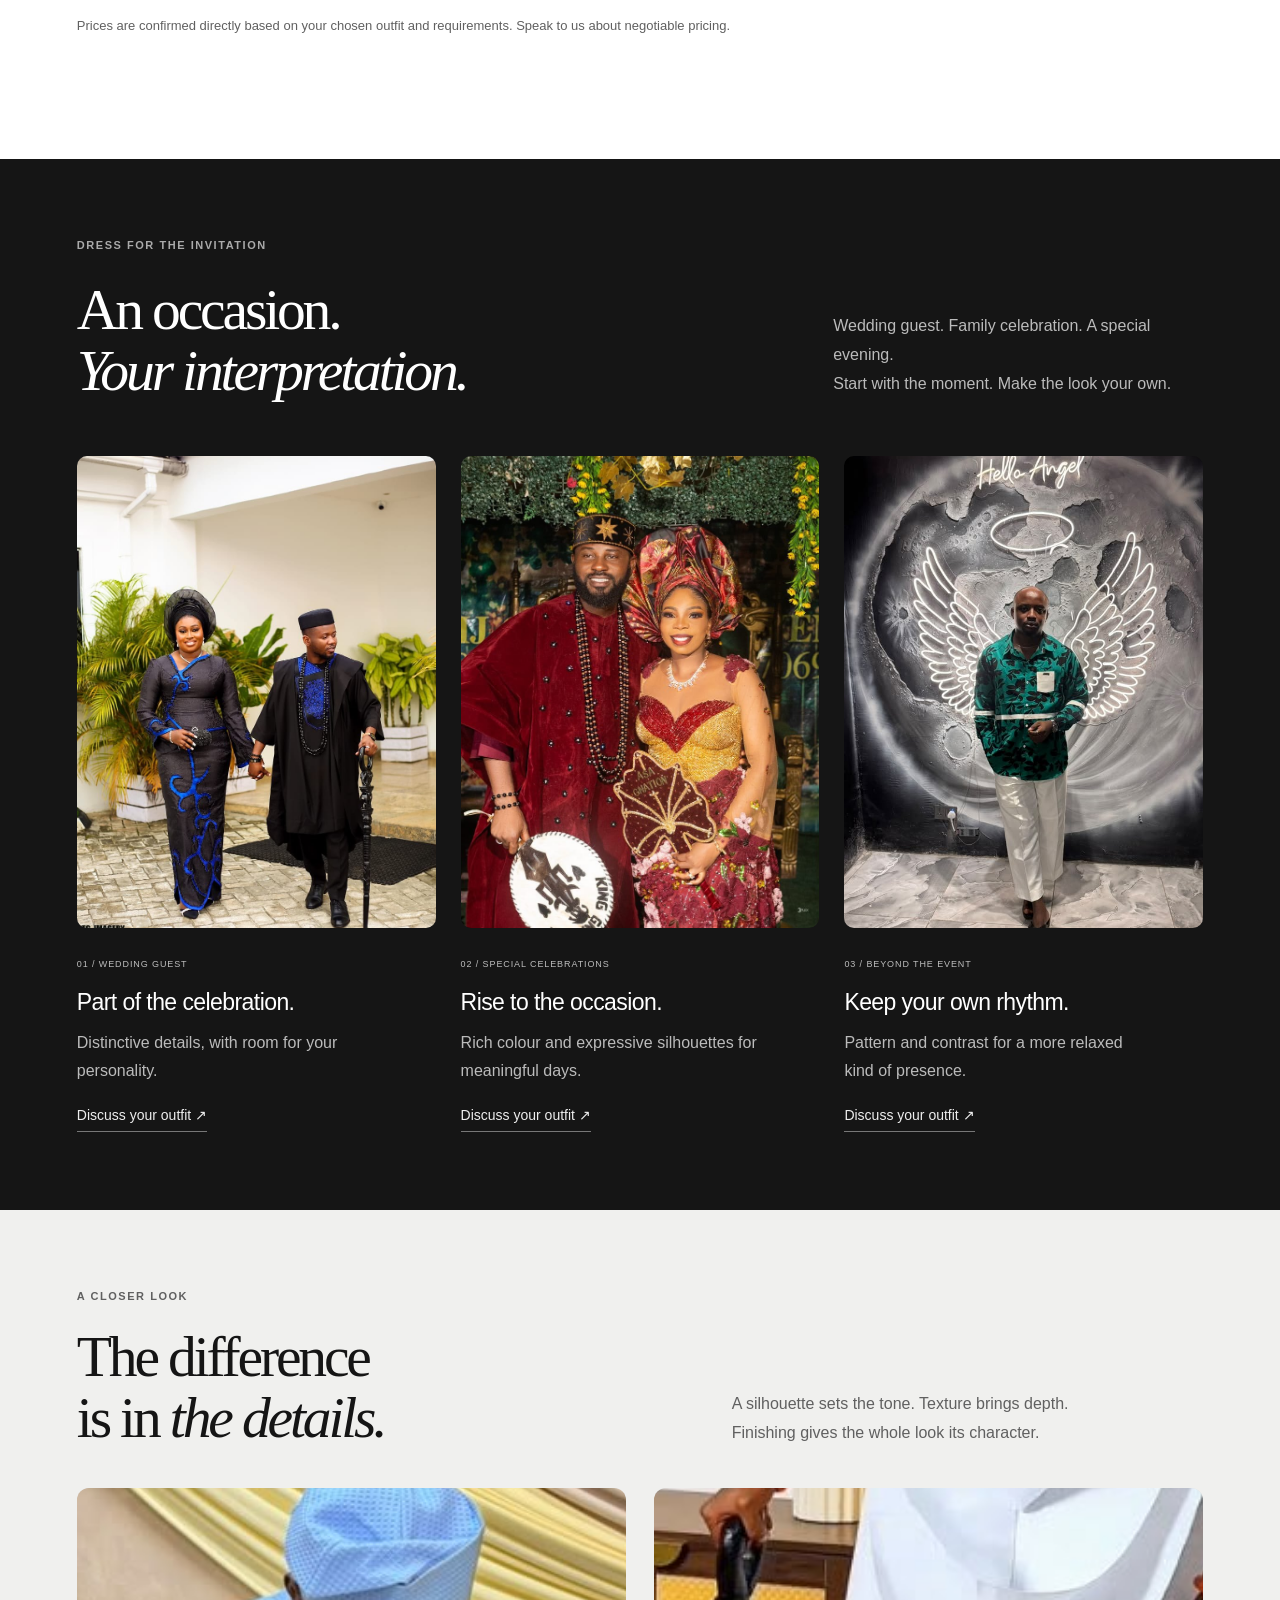
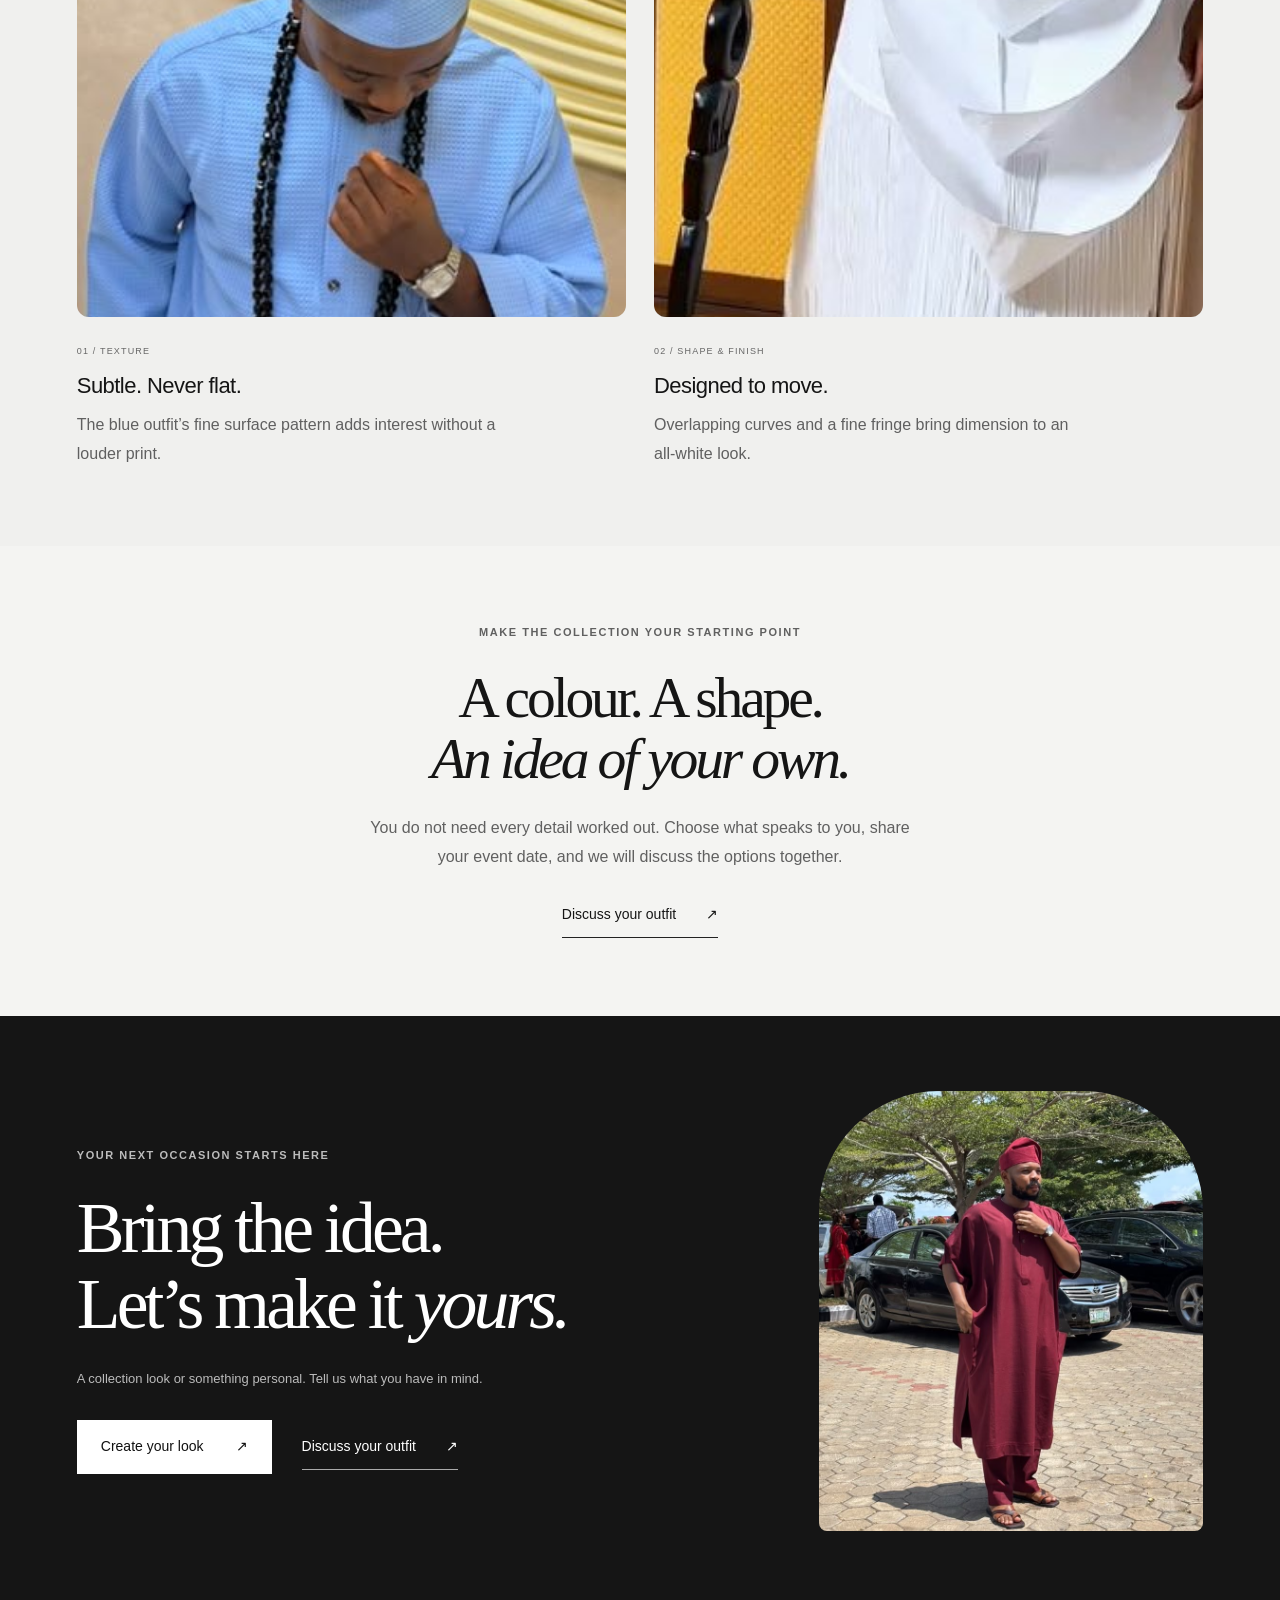
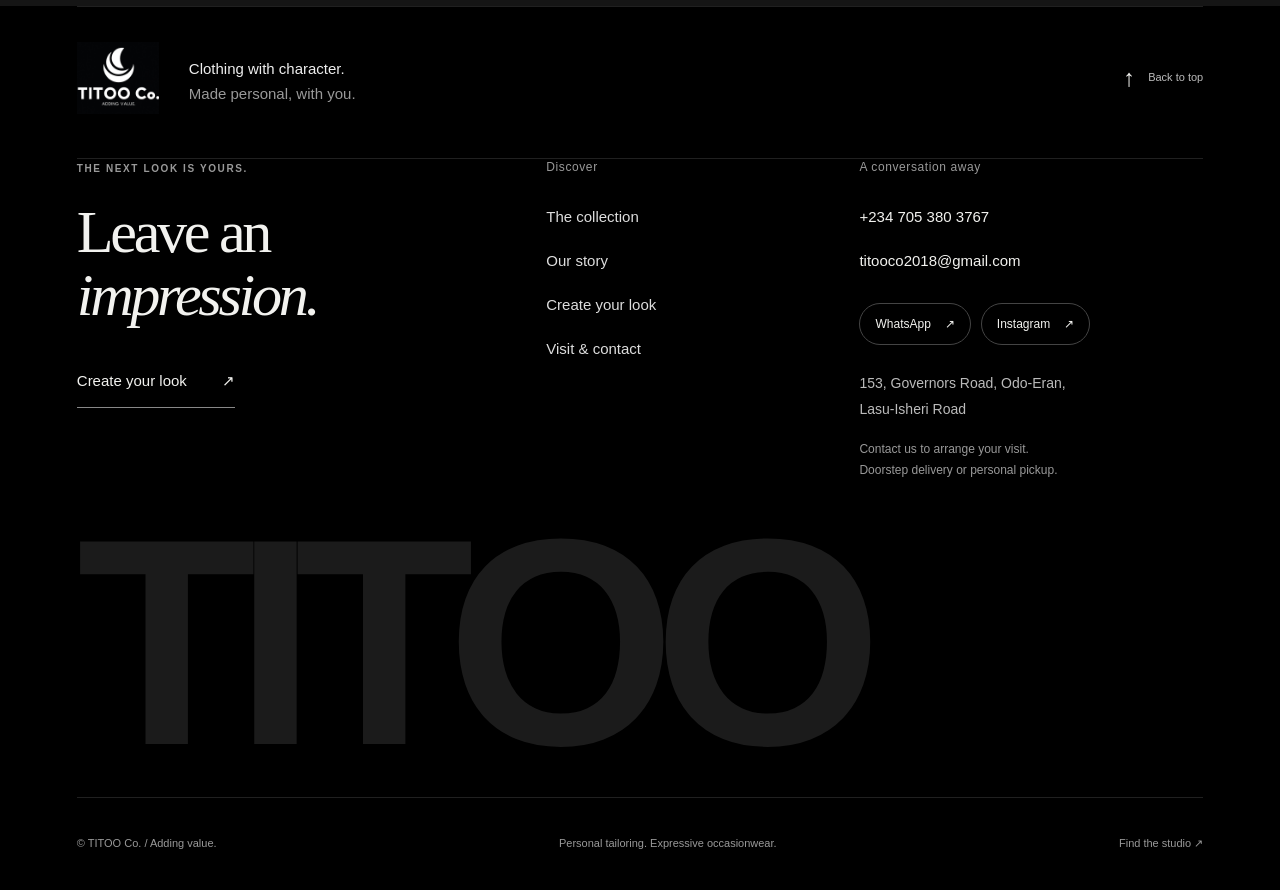
<file: collection.html>
<!doctype html>
<html lang="en">
    <head>
        <meta charset="utf-8" />
        <meta name="viewport" content="width=device-width,initial-scale=1" />
        <title>The Collection — TITOO Co.</title>
        <meta
            name="description"
            content="Personal tailoring and expressive occasionwear. Create your next look with TITOO Co."
        />
        <meta name="theme-color" content="#ffffff" />
        <link rel="icon" href="img/0.png" />
        <link rel="stylesheet" href="css/style.css" />

        <link rel="canonical" href="https://titoco-website.vercel.app/collection.html" />
        <meta property="og:type" content="website" />
        <meta property="og:site_name" content="TITOO Co." />
        <meta property="og:title" content="The Collection — TITOO Co." />
        <meta
            property="og:description"
            content="Personal tailoring. Expressive occasionwear. Create your look with TITOO Co. — Adding Value."
        />
        <meta property="og:url" content="https://titoco-website.vercel.app/collection.html" />
        <meta property="og:image" content="https://titoco-website.vercel.app/img/link-preview.jpg" />
        <meta property="og:image:secure_url" content="https://titoco-website.vercel.app/img/link-preview.jpg" />
        <meta property="og:image:type" content="image/jpeg" />
        <meta property="og:image:width" content="1024" />
        <meta property="og:image:height" content="1024" />
        <meta property="og:image:alt" content="TITOO Co. logo — Adding Value." />
        <meta name="twitter:card" content="summary_large_image" />
        <meta name="twitter:title" content="The Collection — TITOO Co." />
        <meta name="twitter:description" content="Personal tailoring. Expressive occasionwear. Adding Value." />
        <meta name="twitter:image" content="https://titoco-website.vercel.app/img/link-preview.jpg" />
        <meta name="twitter:image:alt" content="TITOO Co. logo — Adding Value." />
    </head>
    <body id="top">
        <a class="skip-link" href="#main">Skip to content</a>
        <header class="site-header">
            <a class="header-brand" href="index.html" aria-label="TITOO Co. home">
                <span class="brand-mark"><img src="img/0.png" alt="" width="1024" height="1024" /></span>
                <span class="brand-type">
                    TITOO
                    <span class="brand-co">Co.</span>
                    <small>ADDING VALUE.</small>
                </span>
            </a>
            <button class="menu-toggle" type="button" aria-expanded="false" aria-controls="main-nav">
                Menu
                <span aria-hidden="true">+</span>
            </button>
            <nav id="main-nav" aria-label="Main navigation">
                <a href="collection.html" aria-current="page">Collection</a>
                <a href="story.html">Our story</a>
                <a href="visit.html">Visit & contact</a>
                <a class="nav-create" href="create.html">Create your look ↗</a>
            </nav>
            <a class="button small header-cta" href="create.html">
                Create your look
                <span aria-hidden="true">↗</span>
            </a>
        </header>
        <main id="main" tabindex="-1">
            <section class="page-intro">
                <p class="eyebrow">THE WARDROBE / TITOO CO.</p>
                <h1>
                    For every kind
                    <br />
                    of
                    <em>entrance.</em>
                </h1>
                <p>
                    Explore a look. Make it yours. Measurements, fabric and finishing are discussed with you before
                    production.
                </p>
            </section>
            <section class="collection-cover">
                <div>
                    <img
                        class=""
                        src="img/burgundy-edit.jpg"
                        alt="Full silhouette of the burgundy traditional outfit"
                        loading="lazy"
                        decoding="async"
                        width="810"
                        height="1080"
                    />
                </div>
                <div>
                    <img
                        class=""
                        src="img/white-agbada-detail.jpg"
                        alt="Sculptural white agbada layers"
                        loading="lazy"
                        decoding="async"
                        width="810"
                        height="1080"
                    />
                </div>
                <p>
                    Different expressions.
                    <br />
                    <em>The same attention to you.</em>
                </p>
            </section>
            <section class="catalog">
                <div class="filters" aria-label="Filter collection">
                    <button class="selected" data-filter="all" aria-pressed="true">All looks</button>
                    <button data-filter="traditional" aria-pressed="false">Traditional</button>
                    <button data-filter="occasion" aria-pressed="false">Occasion</button>
                    <button data-filter="casual" aria-pressed="false">Casual</button>
                </div>
                <p class="collection-count" role="status" aria-live="polite">7 looks</p>
                <div class="products">
                    <article class="product" data-category="traditional">
                        <a href="create.html?look=The%20White%20Agbada">
                            <div>
                                <img
                                    src="img/white-agbada.jpg"
                                    alt="The White Agbada"
                                    loading="lazy"
                                    decoding="async"
                                    width="498"
                                    height="884"
                                />
                                <span>CREATE THIS LOOK ↗</span>
                            </div>
                            <h3>The White Agbada</h3>
                        </a>
                        <p class="product-description">Sculptural layers. A crisp, considered statement.</p>
                        <p>
                            Request price
                            <span>Negotiable</span>
                        </p>
                    </article>
                    <article class="product" data-category="traditional">
                        <a href="create.html?look=The%20Blue%20Note">
                            <div>
                                <img
                                    src="img/blue-note.jpg"
                                    alt="The Blue Note"
                                    loading="lazy"
                                    decoding="async"
                                    width="810"
                                    height="1080"
                                />
                                <span>CREATE THIS LOOK ↗</span>
                            </div>
                            <h3>The Blue Note</h3>
                        </a>
                        <p class="product-description">Subtle texture in a soft blue palette.</p>
                        <p>
                            Request price
                            <span>Negotiable</span>
                        </p>
                    </article>
                    <article class="product" data-category="traditional">
                        <a href="create.html?look=The%20Burgundy%20Edit">
                            <div>
                                <img
                                    src="img/burgundy-edit.jpg"
                                    alt="The Burgundy Edit"
                                    loading="lazy"
                                    decoding="async"
                                    width="810"
                                    height="1080"
                                />
                                <span>CREATE THIS LOOK ↗</span>
                            </div>
                            <h3>The Burgundy Edit</h3>
                        </a>
                        <p class="product-description">A rich burgundy tone with an easy silhouette.</p>
                        <p>
                            Request price
                            <span>Negotiable</span>
                        </p>
                    </article>
                    <article class="product" data-category="occasion">
                        <a href="create.html?look=Together%2C%20in%20Style">
                            <div>
                                <img
                                    src="img/together-in-style.jpg"
                                    alt="Together, in Style"
                                    loading="lazy"
                                    decoding="async"
                                    width="772"
                                    height="1080"
                                />
                                <span>CREATE THIS LOOK ↗</span>
                            </div>
                            <h3>Together, in Style</h3>
                        </a>
                        <p class="product-description">Individual looks. A shared sense of occasion.</p>
                        <p>
                            Request price
                            <span>Negotiable</span>
                        </p>
                    </article>
                    <article class="product" data-category="occasion">
                        <a href="create.html?look=The%20Celebration%20Edit">
                            <div>
                                <img
                                    src="img/celebration-edit.jpg"
                                    alt="The Celebration Edit"
                                    loading="lazy"
                                    decoding="async"
                                    width="766"
                                    height="1149"
                                />
                                <span>CREATE THIS LOOK ↗</span>
                            </div>
                            <h3>The Celebration Edit</h3>
                        </a>
                        <p class="product-description">Rich colour and intricate occasion details.</p>
                        <p>
                            Request price
                            <span>Negotiable</span>
                        </p>
                    </article>
                    <article class="product" data-category="occasion">
                        <a href="create.html?look=Midnight%20%26%20Cobalt">
                            <div>
                                <img
                                    src="img/midnight-cobalt.jpg"
                                    alt="Midnight & Cobalt"
                                    loading="lazy"
                                    decoding="async"
                                    width="860"
                                    height="1185"
                                />
                                <span>CREATE THIS LOOK ↗</span>
                            </div>
                            <h3>Midnight & Cobalt</h3>
                        </a>
                        <p class="product-description">Dark silhouettes with striking cobalt accents.</p>
                        <p>
                            Request price
                            <span>Negotiable</span>
                        </p>
                    </article>
                    <article class="product" data-category="casual">
                        <a href="create.html?look=The%20Everyday%20Statement">
                            <div>
                                <img
                                    src="img/everyday-statement.jpg"
                                    alt="The Everyday Statement"
                                    loading="lazy"
                                    decoding="async"
                                    width="608"
                                    height="1080"
                                />
                                <span>CREATE THIS LOOK ↗</span>
                            </div>
                            <h3>The Everyday Statement</h3>
                        </a>
                        <p class="product-description">A patterned shirt for moments beyond the invitation.</p>
                        <p>
                            Request price
                            <span>Negotiable</span>
                        </p>
                    </article>
                </div>
                <p class="note">
                    Prices are confirmed directly based on your chosen outfit and requirements. Speak to us about
                    negotiable pricing.
                </p>
            </section>
            <section class="occasion-section section-space" aria-labelledby="occasion-heading">
                <div class="section-heading" data-scroll>
                    <div>
                        <p class="eyebrow">DRESS FOR THE INVITATION</p>
                        <h2 id="occasion-heading">
                            An occasion.
                            <br />
                            <em>Your interpretation.</em>
                        </h2>
                    </div>
                    <p>
                        Wedding guest. Family celebration. A special evening.
                        <br />
                        Start with the moment. Make the look your own.
                    </p>
                </div>
                <div class="occasion-grid">
                    <a href="create.html?occasion=Wedding%20guest" class="occasion-item" data-scroll>
                        <img
                            class=""
                            src="img/midnight-cobalt.jpg"
                            alt="Coordinated black and cobalt occasion outfits"
                            loading="lazy"
                            decoding="async"
                            width="810"
                            height="1080"
                        />
                        <div>
                            <span>01 / WEDDING GUEST</span>
                            <h3>Part of the celebration.</h3>
                            <p>Distinctive details, with room for your personality.</p>
                            <span class="occasion-link">Discuss your outfit ↗</span>
                        </div>
                    </a>
                    <a href="create.html?occasion=Celebration%20%2F%20party" class="occasion-item" data-scroll>
                        <img
                            class=""
                            src="img/celebration-edit.jpg"
                            alt="Burgundy traditional attire and a richly detailed celebration outfit"
                            loading="lazy"
                            decoding="async"
                            width="810"
                            height="1080"
                        />
                        <div>
                            <span>02 / SPECIAL CELEBRATIONS</span>
                            <h3>Rise to the occasion.</h3>
                            <p>Rich colour and expressive silhouettes for meaningful days.</p>
                            <span class="occasion-link">Discuss your outfit ↗</span>
                        </div>
                    </a>
                    <a href="create.html?occasion=Everyday%20style" class="occasion-item" data-scroll>
                        <img
                            class=""
                            src="img/everyday-statement.jpg"
                            alt="Green patterned shirt styled with light trousers"
                            loading="lazy"
                            decoding="async"
                            width="810"
                            height="1080"
                        />
                        <div>
                            <span>03 / BEYOND THE EVENT</span>
                            <h3>Keep your own rhythm.</h3>
                            <p>Pattern and contrast for a more relaxed kind of presence.</p>
                            <span class="occasion-link">Discuss your outfit ↗</span>
                        </div>
                    </a>
                </div>
            </section>
            <section class="detail-editorial section-space" aria-labelledby="detail-title">
                <div class="detail-heading" data-scroll>
                    <p class="eyebrow">A CLOSER LOOK</p>
                    <h2 id="detail-title">
                        The difference
                        <br />
                        is in
                        <em>the details.</em>
                    </h2>
                    <p>
                        A silhouette sets the tone. Texture brings depth. Finishing gives the whole look its character.
                    </p>
                </div>
                <div class="detail-grid">
                    <figure class="detail-shot" data-scroll>
                        <div class="detail-crop blue-detail">
                            <img
                                class=""
                                src="img/blue-note.jpg"
                                alt="Close view of the blue outfit’s textured surface and neckline"
                                loading="lazy"
                                decoding="async"
                                width="810"
                                height="1080"
                            />
                        </div>
                        <figcaption>
                            <span>01 / TEXTURE</span>
                            <h3>Subtle. Never flat.</h3>
                            <p>The blue outfit’s fine surface pattern adds interest without a louder print.</p>
                        </figcaption>
                    </figure>
                    <figure class="detail-shot" data-scroll>
                        <div class="detail-crop white-detail">
                            <img
                                class=""
                                src="img/white-agbada-detail.jpg"
                                alt="Close view of the white agbada’s overlapping panels and fringed edge"
                                loading="lazy"
                                decoding="async"
                                width="810"
                                height="1080"
                            />
                        </div>
                        <figcaption>
                            <span>02 / SHAPE & FINISH</span>
                            <h3>Designed to move.</h3>
                            <p>Overlapping curves and a fine fringe bring dimension to an all-white look.</p>
                        </figcaption>
                    </figure>
                </div>
            </section>
            <section class="collection-guidance section-space">
                <p class="eyebrow">MAKE THE COLLECTION YOUR STARTING POINT</p>
                <h2>
                    A colour. A shape.
                    <br />
                    <em>An idea of your own.</em>
                </h2>
                <p>
                    You do not need every detail worked out. Choose what speaks to you, share your event date, and we
                    will discuss the options together.
                </p>
                <a class="text-link" href="create.html">
                    Discuss your outfit
                    <span aria-hidden="true">↗</span>
                </a>
            </section>
        </main>
        <section class="closing-enquiry" aria-labelledby="closing-heading">
            <div>
                <p class="eyebrow">YOUR NEXT OCCASION STARTS HERE</p>
                <h2 id="closing-heading">
                    Bring the idea.
                    <br />
                    Let’s make it
                    <em>yours.</em>
                </h2>
                <p>A collection look or something personal. Tell us what you have in mind.</p>
                <div class="closing-actions">
                    <a class="button" href="create.html">
                        Create your look
                        <span aria-hidden="true">↗</span>
                    </a>
                    <a class="text-link" href="https://wa.me/2347053803767">
                        Discuss your outfit
                        <span aria-hidden="true">↗</span>
                    </a>
                </div>
            </div>
            <div class="closing-image">
                <img
                    class=""
                    src="img/burgundy-edit.jpg"
                    alt="The Burgundy Edit, a relaxed traditional silhouette"
                    loading="lazy"
                    decoding="async"
                    width="810"
                    height="1080"
                />
            </div>
        </section>
        <footer class="full-footer footer-shell">
            <div class="footer-opening">
                <a href="index.html" class="footer-logo" aria-label="TITOO Co. home">
                    <img src="img/0.png" alt="TITOO Co. Adding Value" width="1024" height="1024" loading="lazy" />
                </a>
                <p>
                    Clothing with character.
                    <br />
                    <span>Made personal, with you.</span>
                </p>
                <a class="footer-top" href="#top" aria-label="Back to top">
                    ↑
                    <span>Back to top</span>
                </a>
            </div>
            <div class="footer-grid">
                <div class="footer-editorial">
                    <p class="eyebrow">THE NEXT LOOK IS YOURS.</p>
                    <h2>
                        Leave an
                        <br />
                        <em>impression.</em>
                    </h2>
                    <a class="footer-enquire" href="create.html">
                        Create your look
                        <span aria-hidden="true">↗</span>
                    </a>
                </div>
                <nav aria-label="Footer navigation">
                    <h3>Discover</h3>
                    <a href="collection.html">The collection</a>
                    <a href="story.html">Our story</a>
                    <a href="create.html">Create your look</a>
                    <a href="visit.html">Visit & contact</a>
                </nav>
                <div class="footer-reach">
                    <h3>A conversation away</h3>
                    <a href="tel:+2347053803767">+234 705 380 3767</a>
                    <a href="mailto:titooco2018@gmail.com">titooco2018@gmail.com</a>
                    <div class="footer-socials">
                        <a href="https://wa.me/2347053803767">
                            WhatsApp
                            <span aria-hidden="true">↗</span>
                        </a>
                        <a href="https://www.instagram.com/titoo.co/" target="_blank" rel="noopener">
                            Instagram
                            <span aria-hidden="true">↗</span>
                        </a>
                    </div>
                    <address>
                        153, Governors Road, Odo-Eran,
                        <br />
                        Lasu-Isheri Road
                    </address>
                    <p class="footer-appointment">
                        Contact us to arrange your visit.
                        <br />
                        Doorstep delivery or personal pickup.
                    </p>
                </div>
            </div>
            <div class="footer-display" aria-hidden="true">TITOO</div>
            <div class="footer-base">
                <small>© TITOO Co. / Adding value.</small>
                <span>Personal tailoring. Expressive occasionwear.</span>
                <a href="visit.html">Find the studio ↗</a>
            </div>
        </footer>
        <script src="js/app.js" defer></script>
    </body>
</html>
</file>
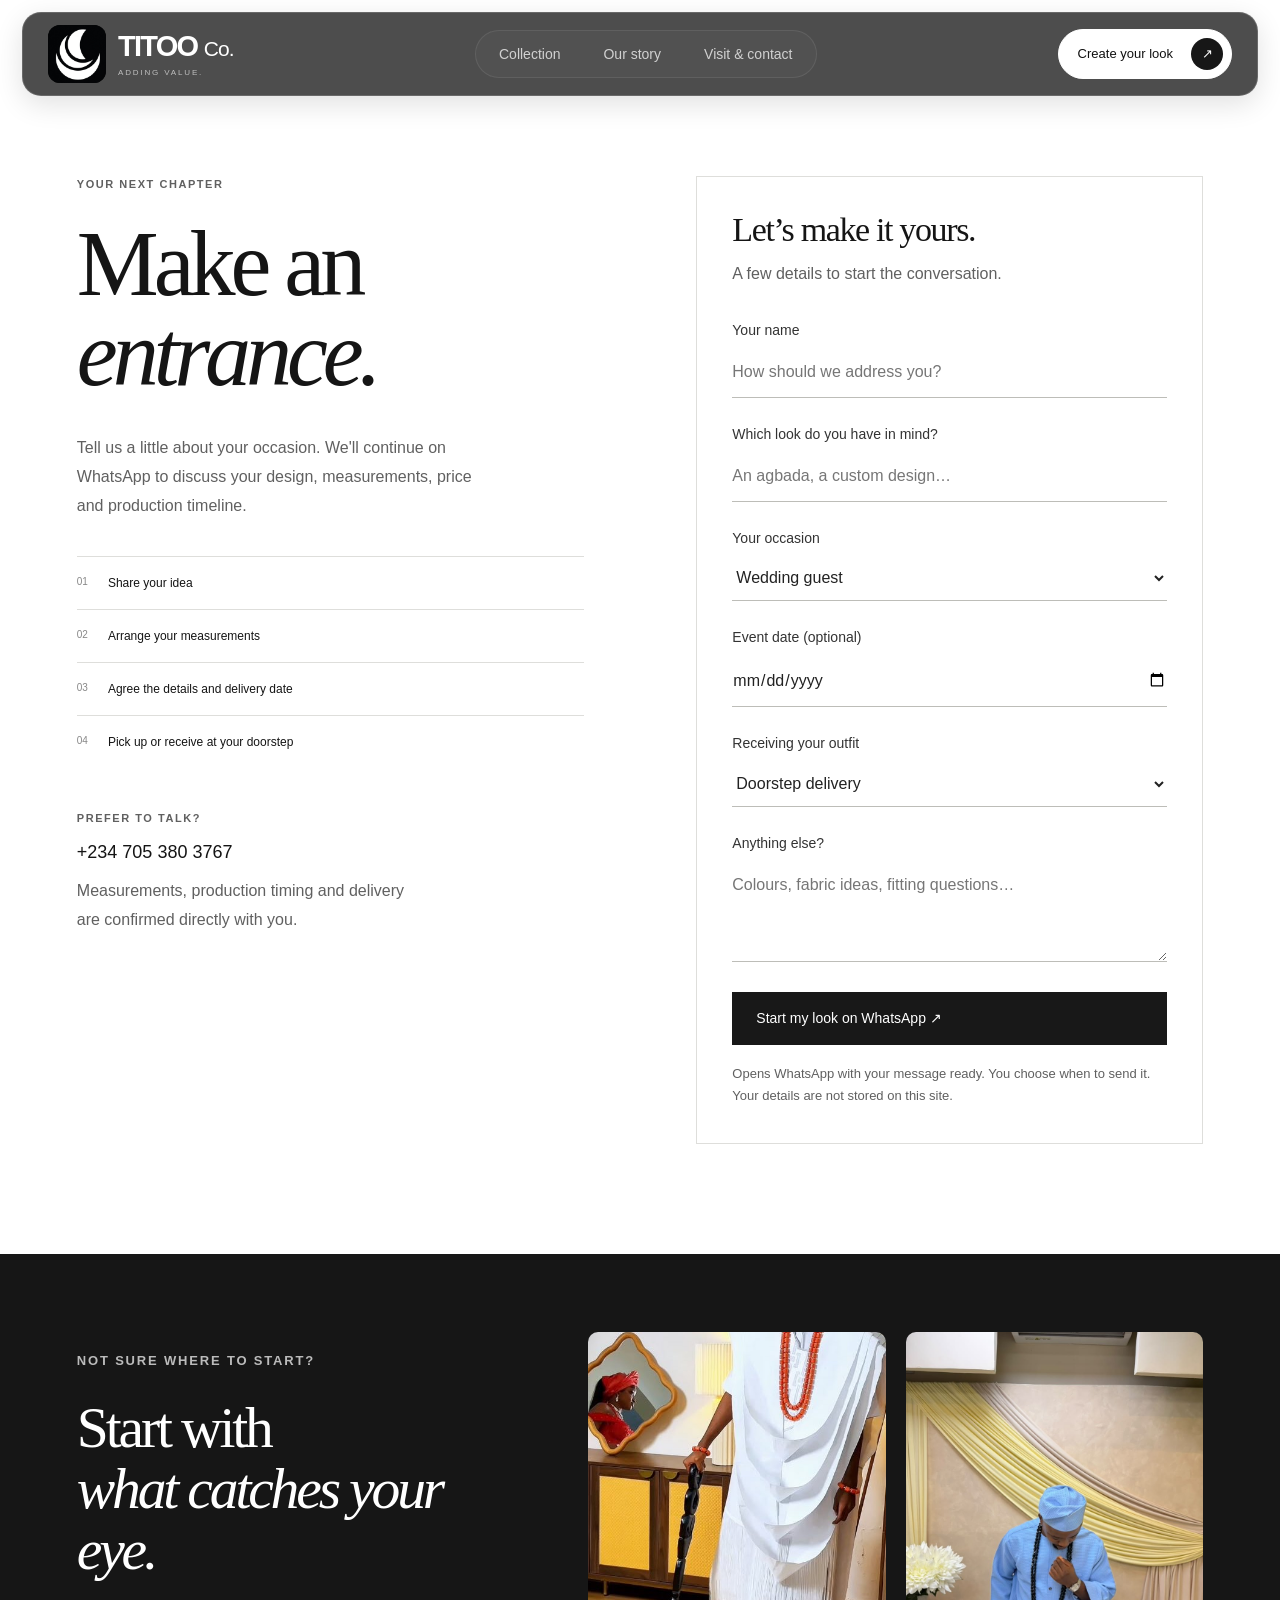
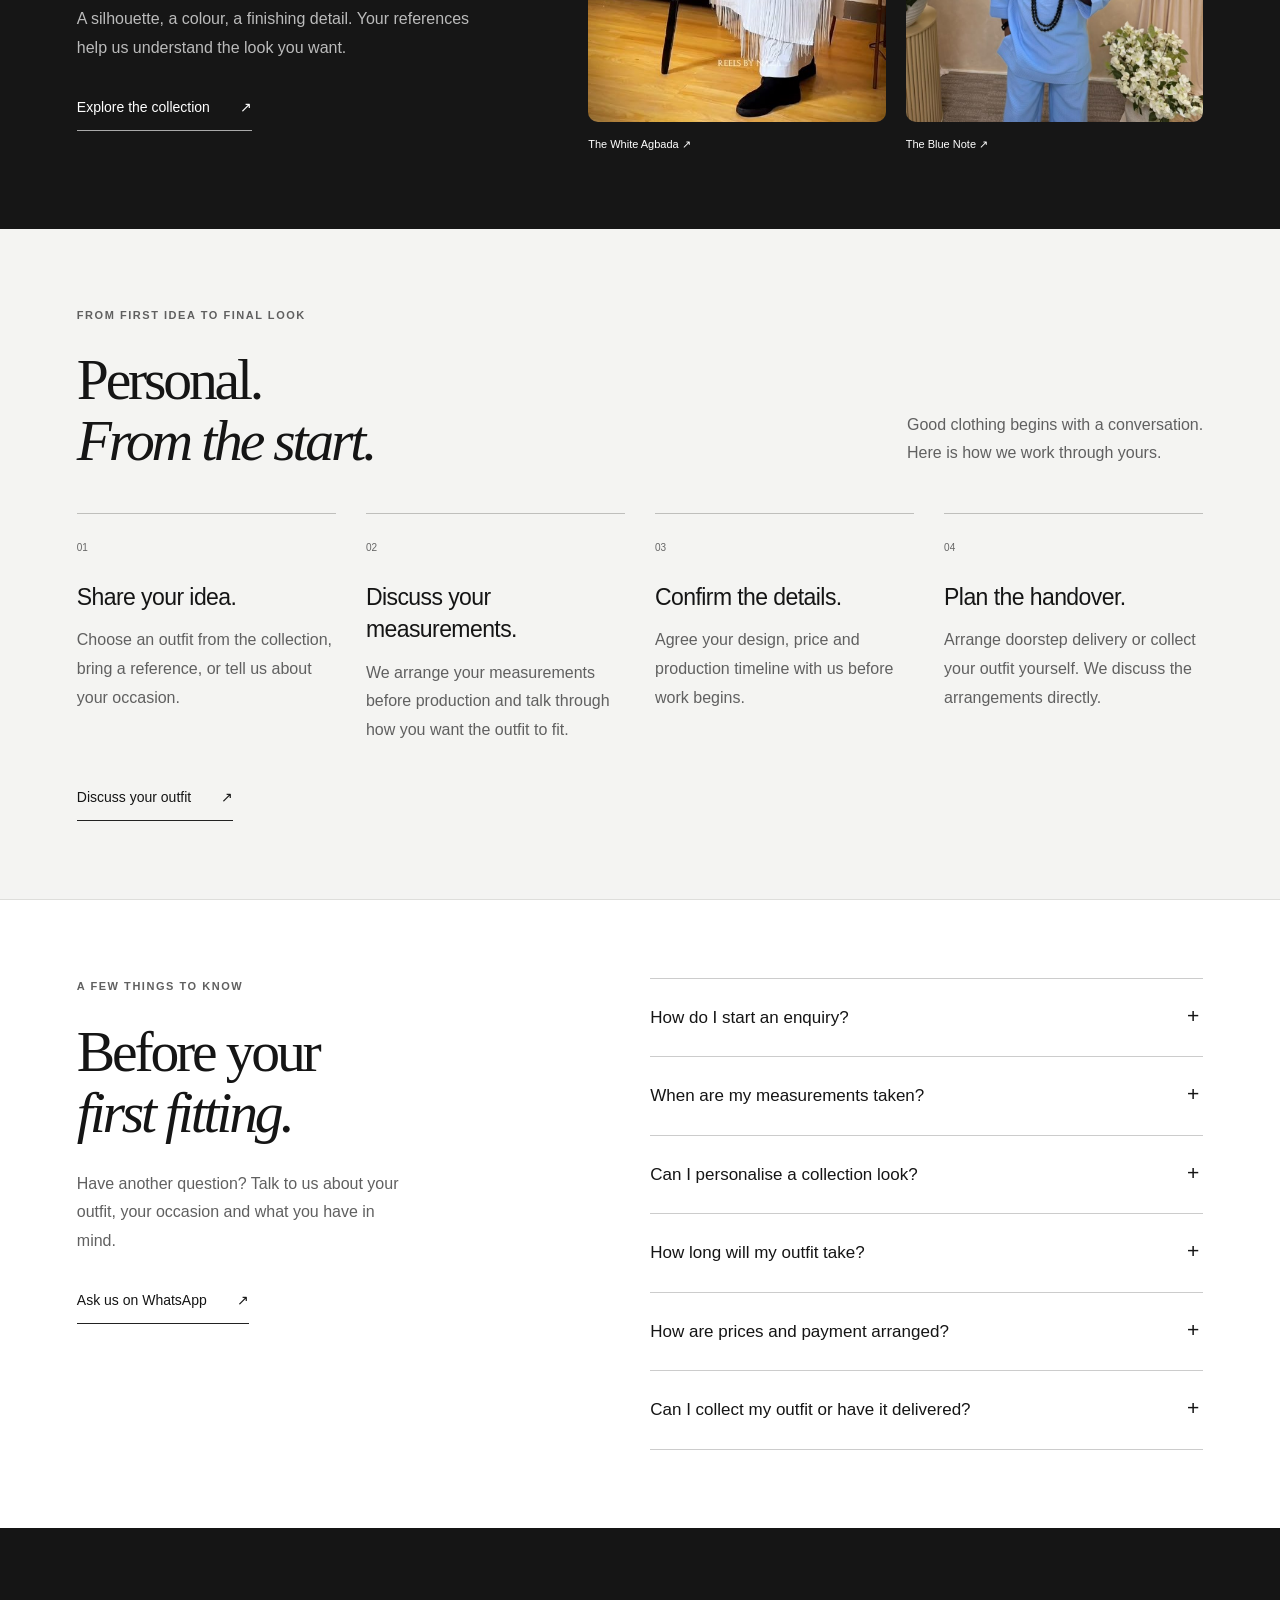
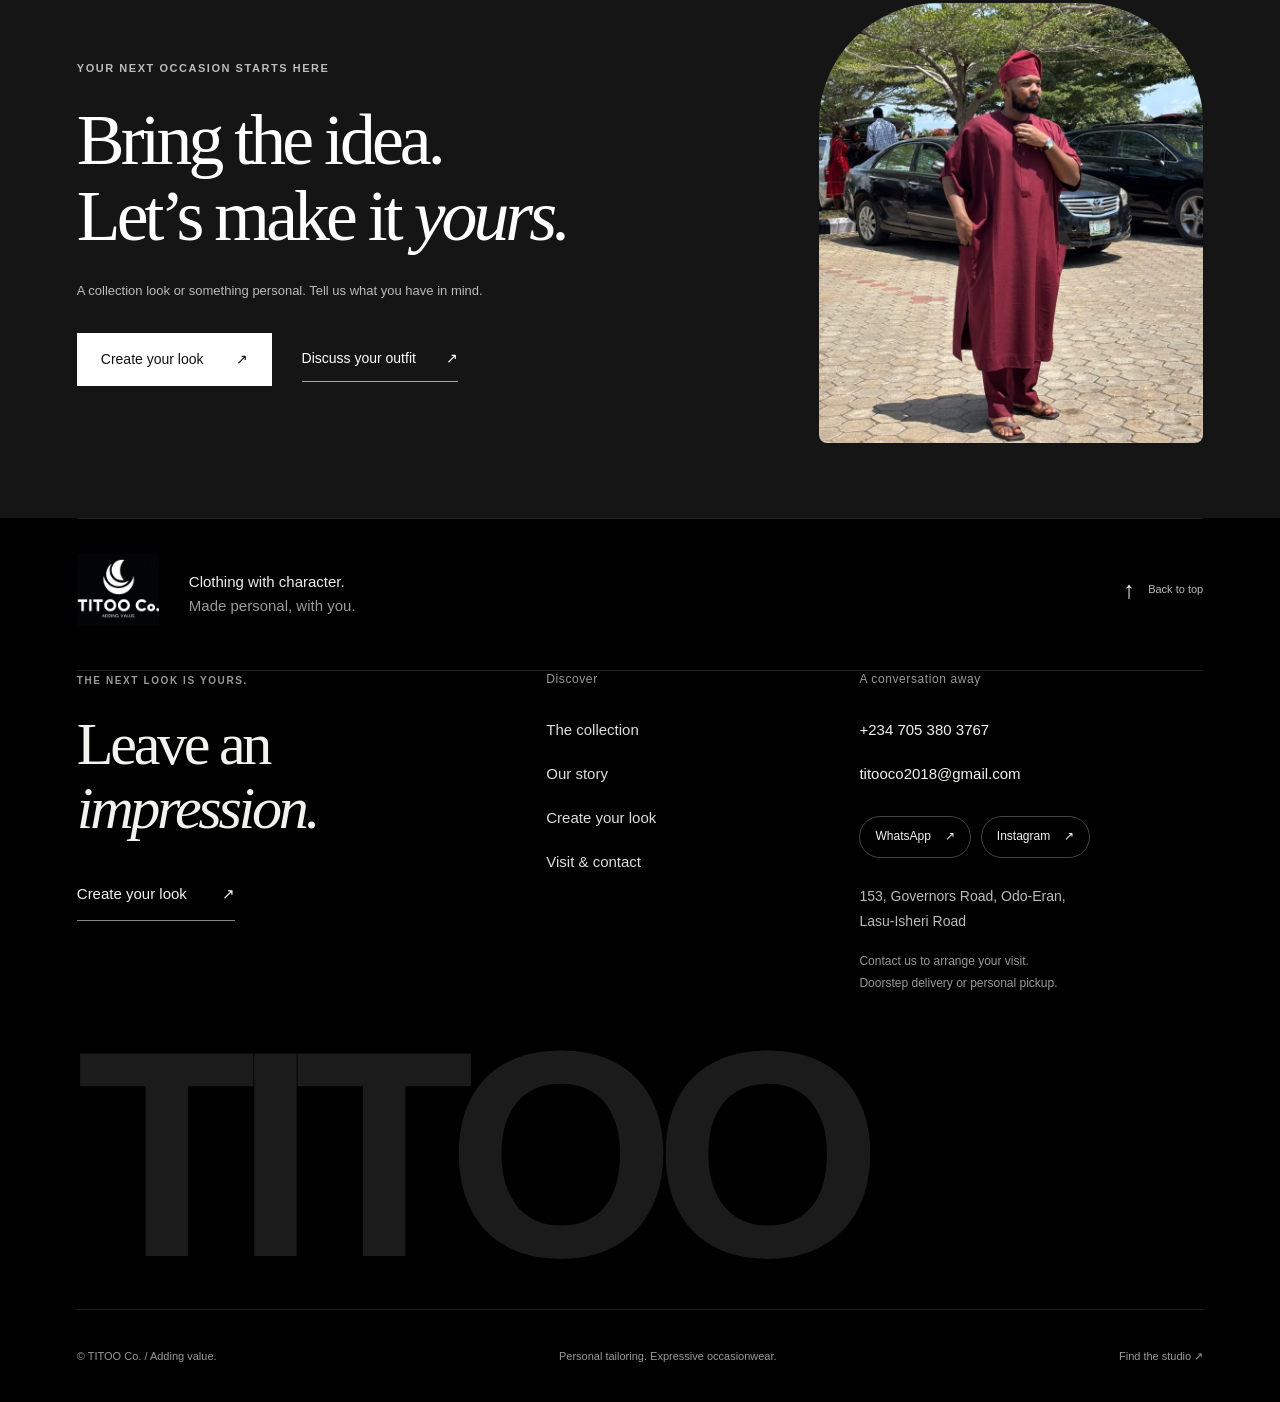
<file: create.html>
<!doctype html>
<html lang="en">
    <head>
        <meta charset="utf-8" />
        <meta name="viewport" content="width=device-width,initial-scale=1" />
        <title>Create Your Look — TITOO Co.</title>
        <meta
            name="description"
            content="Personal tailoring and expressive occasionwear. Create your next look with TITOO Co."
        />
        <meta name="theme-color" content="#ffffff" />
        <link rel="icon" href="img/0.png" />
        <link rel="stylesheet" href="css/style.css" />

        <link rel="canonical" href="https://titoco-website.vercel.app/create.html" />
        <meta property="og:type" content="website" />
        <meta property="og:site_name" content="TITOO Co." />
        <meta property="og:title" content="Create Your Look — TITOO Co." />
        <meta
            property="og:description"
            content="Personal tailoring. Expressive occasionwear. Create your look with TITOO Co. — Adding Value."
        />
        <meta property="og:url" content="https://titoco-website.vercel.app/create.html" />
        <meta property="og:image" content="https://titoco-website.vercel.app/img/link-preview.jpg" />
        <meta property="og:image:secure_url" content="https://titoco-website.vercel.app/img/link-preview.jpg" />
        <meta property="og:image:type" content="image/jpeg" />
        <meta property="og:image:width" content="1024" />
        <meta property="og:image:height" content="1024" />
        <meta property="og:image:alt" content="TITOO Co. logo — Adding Value." />
        <meta name="twitter:card" content="summary_large_image" />
        <meta name="twitter:title" content="Create Your Look — TITOO Co." />
        <meta name="twitter:description" content="Personal tailoring. Expressive occasionwear. Adding Value." />
        <meta name="twitter:image" content="https://titoco-website.vercel.app/img/link-preview.jpg" />
        <meta name="twitter:image:alt" content="TITOO Co. logo — Adding Value." />
    </head>
    <body id="top">
        <a class="skip-link" href="#main">Skip to content</a>
        <header class="site-header">
            <a class="header-brand" href="index.html" aria-label="TITOO Co. home">
                <span class="brand-mark"><img src="img/0.png" alt="" width="1024" height="1024" /></span>
                <span class="brand-type">
                    TITOO
                    <span class="brand-co">Co.</span>
                    <small>ADDING VALUE.</small>
                </span>
            </a>
            <button class="menu-toggle" type="button" aria-expanded="false" aria-controls="main-nav">
                Menu
                <span aria-hidden="true">+</span>
            </button>
            <nav id="main-nav" aria-label="Main navigation">
                <a href="collection.html">Collection</a>
                <a href="story.html">Our story</a>
                <a href="visit.html">Visit & contact</a>
                <a class="nav-create" href="create.html">Create your look ↗</a>
            </nav>
            <a class="button small header-cta" href="create.html">
                Create your look
                <span aria-hidden="true">↗</span>
            </a>
        </header>
        <main id="main" tabindex="-1">
            <section class="create-layout">
                <div>
                    <p class="eyebrow">YOUR NEXT CHAPTER</p>
                    <h1>
                        Make an
                        <br />
                        <em>entrance.</em>
                    </h1>
                    <p>
                        Tell us a little about your occasion. We'll continue on WhatsApp to discuss your design,
                        measurements, price and production timeline.
                    </p>
                    <ol>
                        <li>Share your idea</li>
                        <li>Arrange your measurements</li>
                        <li>Agree the details and delivery date</li>
                        <li>Pick up or receive at your doorstep</li>
                    </ol>
                    <div class="consultation-note">
                        <span class="eyebrow">PREFER TO TALK?</span>
                        <a href="tel:+2347053803767">+234 705 380 3767</a>
                        <p>Measurements, production timing and delivery are confirmed directly with you.</p>
                    </div>
                </div>
                <form id="enquiry" action="https://wa.me/2347053803767" method="get">
                    <h2 class="form-heading">Let’s make it yours.</h2>
                    <p class="form-intro">A few details to start the conversation.</p>
                    <label>
                        Your name
                        <input
                            name="name"
                            maxlength="100"
                            required
                            autocomplete="name"
                            placeholder="How should we address you?"
                        />
                    </label>
                    <label>
                        Which look do you have in mind?
                        <input name="look" maxlength="200" placeholder="An agbada, a custom design…" required />
                    </label>
                    <label>
                        Your occasion
                        <select name="occasion">
                            <option>Wedding guest</option>
                            <option>Celebration / party</option>
                            <option>Everyday style</option>
                            <option>Other occasion</option>
                        </select>
                    </label>
                    <label>
                        Event date (optional)
                        <input name="date" type="date" />
                    </label>
                    <label>
                        Receiving your outfit
                        <select name="delivery">
                            <option>Doorstep delivery</option>
                            <option>Pick up at the studio</option>
                            <option>Let's discuss</option>
                        </select>
                    </label>
                    <label>
                        Anything else?
                        <textarea
                            name="details"
                            maxlength="1500"
                            rows="3"
                            placeholder="Colours, fabric ideas, fitting questions…"
                        ></textarea>
                    </label>
                    <button class="button" type="submit">Start my look on WhatsApp ↗</button>
                    <p class="note">
                        Opens WhatsApp with your message ready. You choose when to send it. Your details are not stored
                        on this site.
                    </p>
                    <p class="form-status" role="status" aria-live="polite"></p>
                    <noscript>
                        <p>
                            For a personalised enquiry,
                            <a href="https://wa.me/2347053803767">chat with us on WhatsApp</a>
                            or call
                            <a href="tel:+2347053803767">+234 705 380 3767</a>
                            .
                        </p>
                    </noscript>
                </form>
            </section>
            <section class="enquiry-inspiration section-space">
                <div>
                    <p class="eyebrow">NOT SURE WHERE TO START?</p>
                    <h2>
                        Start with
                        <br />
                        <em>what catches your eye.</em>
                    </h2>
                    <p>
                        A silhouette, a colour, a finishing detail. Your references help us understand the look you
                        want.
                    </p>
                    <a class="text-link" href="collection.html">
                        Explore the collection
                        <span aria-hidden="true">↗</span>
                    </a>
                </div>
                <div class="inspiration-pair">
                    <a href="create.html?look=The%20White%20Agbada">
                        <img
                            class=""
                            src="img/white-agbada-detail.jpg"
                            alt="White agbada panels as a design reference"
                            loading="lazy"
                            decoding="async"
                            width="810"
                            height="1080"
                        />
                        <span>The White Agbada ↗</span>
                    </a>
                    <a href="create.html?look=The%20Blue%20Note">
                        <img
                            class=""
                            src="img/blue-note.jpg"
                            alt="Textured blue outfit as a design reference"
                            loading="lazy"
                            decoding="async"
                            width="810"
                            height="1080"
                        />
                        <span>The Blue Note ↗</span>
                    </a>
                </div>
            </section>
            <section class="journey section-space" aria-labelledby="journey-title">
                <div class="section-heading" data-scroll>
                    <div>
                        <p class="eyebrow">FROM FIRST IDEA TO FINAL LOOK</p>
                        <h2 id="journey-title">
                            Personal.
                            <br />
                            <em>From the start.</em>
                        </h2>
                    </div>
                    <p>
                        Good clothing begins with a conversation.
                        <br />
                        Here is how we work through yours.
                    </p>
                </div>
                <ol class="journey-steps">
                    <li data-scroll>
                        <span>01</span>
                        <h3>Share your idea.</h3>
                        <p>Choose an outfit from the collection, bring a reference, or tell us about your occasion.</p>
                    </li>
                    <li data-scroll>
                        <span>02</span>
                        <h3>Discuss your measurements.</h3>
                        <p>
                            We arrange your measurements before production and talk through how you want the outfit to
                            fit.
                        </p>
                    </li>
                    <li data-scroll>
                        <span>03</span>
                        <h3>Confirm the details.</h3>
                        <p>Agree your design, price and production timeline with us before work begins.</p>
                    </li>
                    <li data-scroll>
                        <span>04</span>
                        <h3>Plan the handover.</h3>
                        <p>
                            Arrange doorstep delivery or collect your outfit yourself. We discuss the arrangements
                            directly.
                        </p>
                    </li>
                </ol>
                <a class="text-link" href="create.html">
                    Discuss your outfit
                    <span aria-hidden="true">↗</span>
                </a>
            </section>
            <section
                class="faq-section section-space"
                id="ordering-questions"
                aria-labelledby="ordering-questions-heading"
            >
                <div class="faq-intro" data-scroll>
                    <p class="eyebrow">A FEW THINGS TO KNOW</p>
                    <h2 id="ordering-questions-heading">
                        Before your
                        <br />
                        <em>first fitting.</em>
                    </h2>
                    <p>Have another question? Talk to us about your outfit, your occasion and what you have in mind.</p>
                    <a class="text-link" href="https://wa.me/2347053803767">
                        Ask us on WhatsApp
                        <span aria-hidden="true">↗</span>
                    </a>
                </div>
                <div class="faq-list">
                    <details>
                        <summary>How do I start an enquiry?</summary>
                        <p>
                            Choose “Create your look” and share your idea and occasion. The form prepares a WhatsApp
                            message for you to review and send. You can also call or email us directly.
                        </p>
                    </details>
                    <details>
                        <summary>When are my measurements taken?</summary>
                        <p>
                            Measurements are taken before production. Contact us to arrange the measurement process and
                            discuss your preferred fit.
                        </p>
                    </details>
                    <details>
                        <summary>Can I personalise a collection look?</summary>
                        <p>
                            Tell us which look you like and what you would change. We will discuss what is possible for
                            your design before confirming the details.
                        </p>
                        <!-- CLIENT EDIT: confirm available design changes, fabrics and colour choices. -->
                    </details>
                    <details>
                        <summary>How long will my outfit take?</summary>
                        <p>
                            Production timing is agreed directly for your order. Share your event date when enquiring so
                            we can discuss the timeline before work begins.
                        </p>
                        <!-- CLIENT EDIT: add standard lead times only once the business confirms them. -->
                    </details>
                    <details>
                        <summary>How are prices and payment arranged?</summary>
                        <p>
                            Request a price for your selected look. Pricing is discussed directly and may be negotiable.
                            Confirm payment arrangements with us before placing your order.
                        </p>
                        <!-- CLIENT EDIT: confirm deposit, payment methods and cancellation terms. -->
                    </details>
                    <details>
                        <summary>Can I collect my outfit or have it delivered?</summary>
                        <p>
                            Both doorstep delivery and personal pickup are available. Contact us to confirm the
                            arrangements for your location and order.
                        </p>
                        <!-- CLIENT EDIT: confirm delivery coverage, charges and pickup hours. -->
                    </details>
                </div>
            </section>
        </main>
        <section class="closing-enquiry" aria-labelledby="closing-heading">
            <div>
                <p class="eyebrow">YOUR NEXT OCCASION STARTS HERE</p>
                <h2 id="closing-heading">
                    Bring the idea.
                    <br />
                    Let’s make it
                    <em>yours.</em>
                </h2>
                <p>A collection look or something personal. Tell us what you have in mind.</p>
                <div class="closing-actions">
                    <a class="button" href="create.html">
                        Create your look
                        <span aria-hidden="true">↗</span>
                    </a>
                    <a class="text-link" href="https://wa.me/2347053803767">
                        Discuss your outfit
                        <span aria-hidden="true">↗</span>
                    </a>
                </div>
            </div>
            <div class="closing-image">
                <img
                    class=""
                    src="img/burgundy-edit.jpg"
                    alt="The Burgundy Edit, a relaxed traditional silhouette"
                    loading="lazy"
                    decoding="async"
                    width="810"
                    height="1080"
                />
            </div>
        </section>
        <footer class="full-footer footer-shell">
            <div class="footer-opening">
                <a href="index.html" class="footer-logo" aria-label="TITOO Co. home">
                    <img src="img/0.png" alt="TITOO Co. Adding Value" width="1024" height="1024" loading="lazy" />
                </a>
                <p>
                    Clothing with character.
                    <br />
                    <span>Made personal, with you.</span>
                </p>
                <a class="footer-top" href="#top" aria-label="Back to top">
                    ↑
                    <span>Back to top</span>
                </a>
            </div>
            <div class="footer-grid">
                <div class="footer-editorial">
                    <p class="eyebrow">THE NEXT LOOK IS YOURS.</p>
                    <h2>
                        Leave an
                        <br />
                        <em>impression.</em>
                    </h2>
                    <a class="footer-enquire" href="create.html">
                        Create your look
                        <span aria-hidden="true">↗</span>
                    </a>
                </div>
                <nav aria-label="Footer navigation">
                    <h3>Discover</h3>
                    <a href="collection.html">The collection</a>
                    <a href="story.html">Our story</a>
                    <a href="create.html">Create your look</a>
                    <a href="visit.html">Visit & contact</a>
                </nav>
                <div class="footer-reach">
                    <h3>A conversation away</h3>
                    <a href="tel:+2347053803767">+234 705 380 3767</a>
                    <a href="mailto:titooco2018@gmail.com">titooco2018@gmail.com</a>
                    <div class="footer-socials">
                        <a href="https://wa.me/2347053803767">
                            WhatsApp
                            <span aria-hidden="true">↗</span>
                        </a>
                        <a href="https://www.instagram.com/titoo.co/" target="_blank" rel="noopener">
                            Instagram
                            <span aria-hidden="true">↗</span>
                        </a>
                    </div>
                    <address>
                        153, Governors Road, Odo-Eran,
                        <br />
                        Lasu-Isheri Road
                    </address>
                    <p class="footer-appointment">
                        Contact us to arrange your visit.
                        <br />
                        Doorstep delivery or personal pickup.
                    </p>
                </div>
            </div>
            <div class="footer-display" aria-hidden="true">TITOO</div>
            <div class="footer-base">
                <small>© TITOO Co. / Adding value.</small>
                <span>Personal tailoring. Expressive occasionwear.</span>
                <a href="visit.html">Find the studio ↗</a>
            </div>
        </footer>
        <script src="js/app.js" defer></script>
    </body>
</html>
</file>
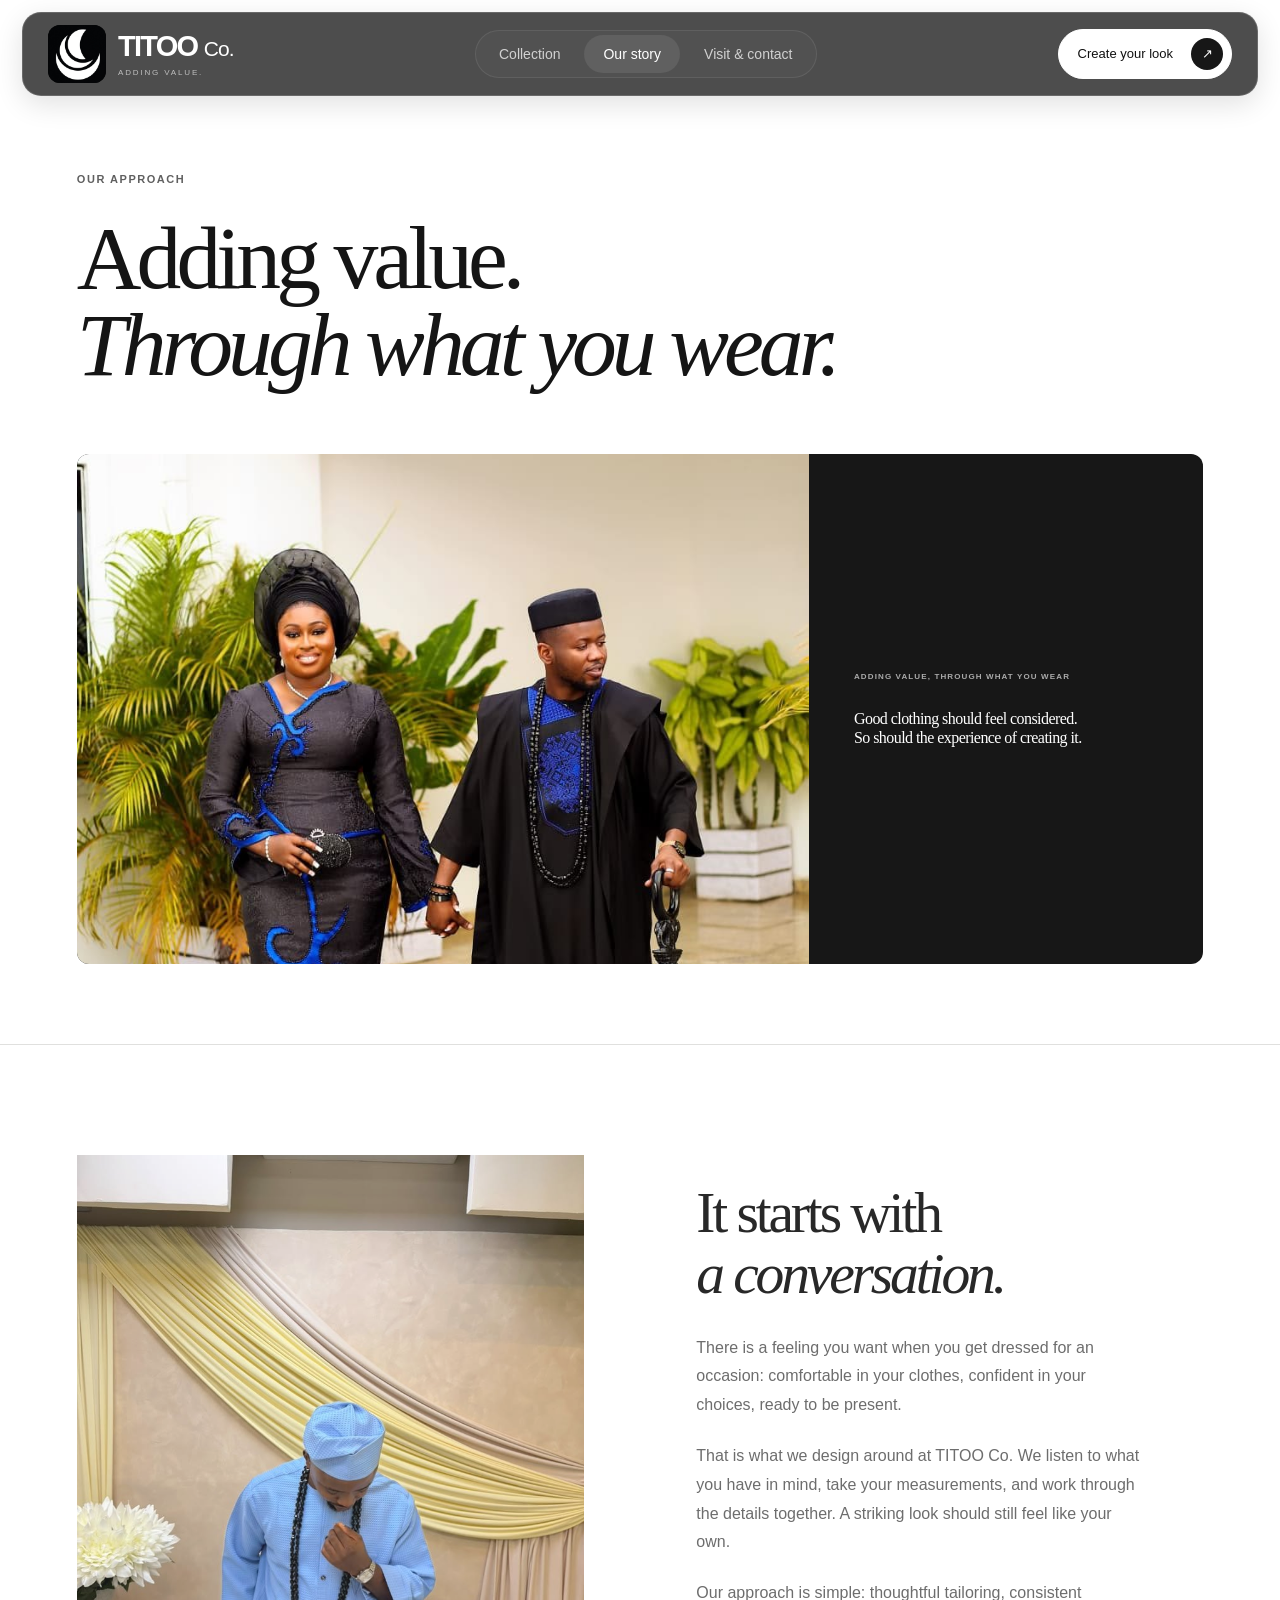
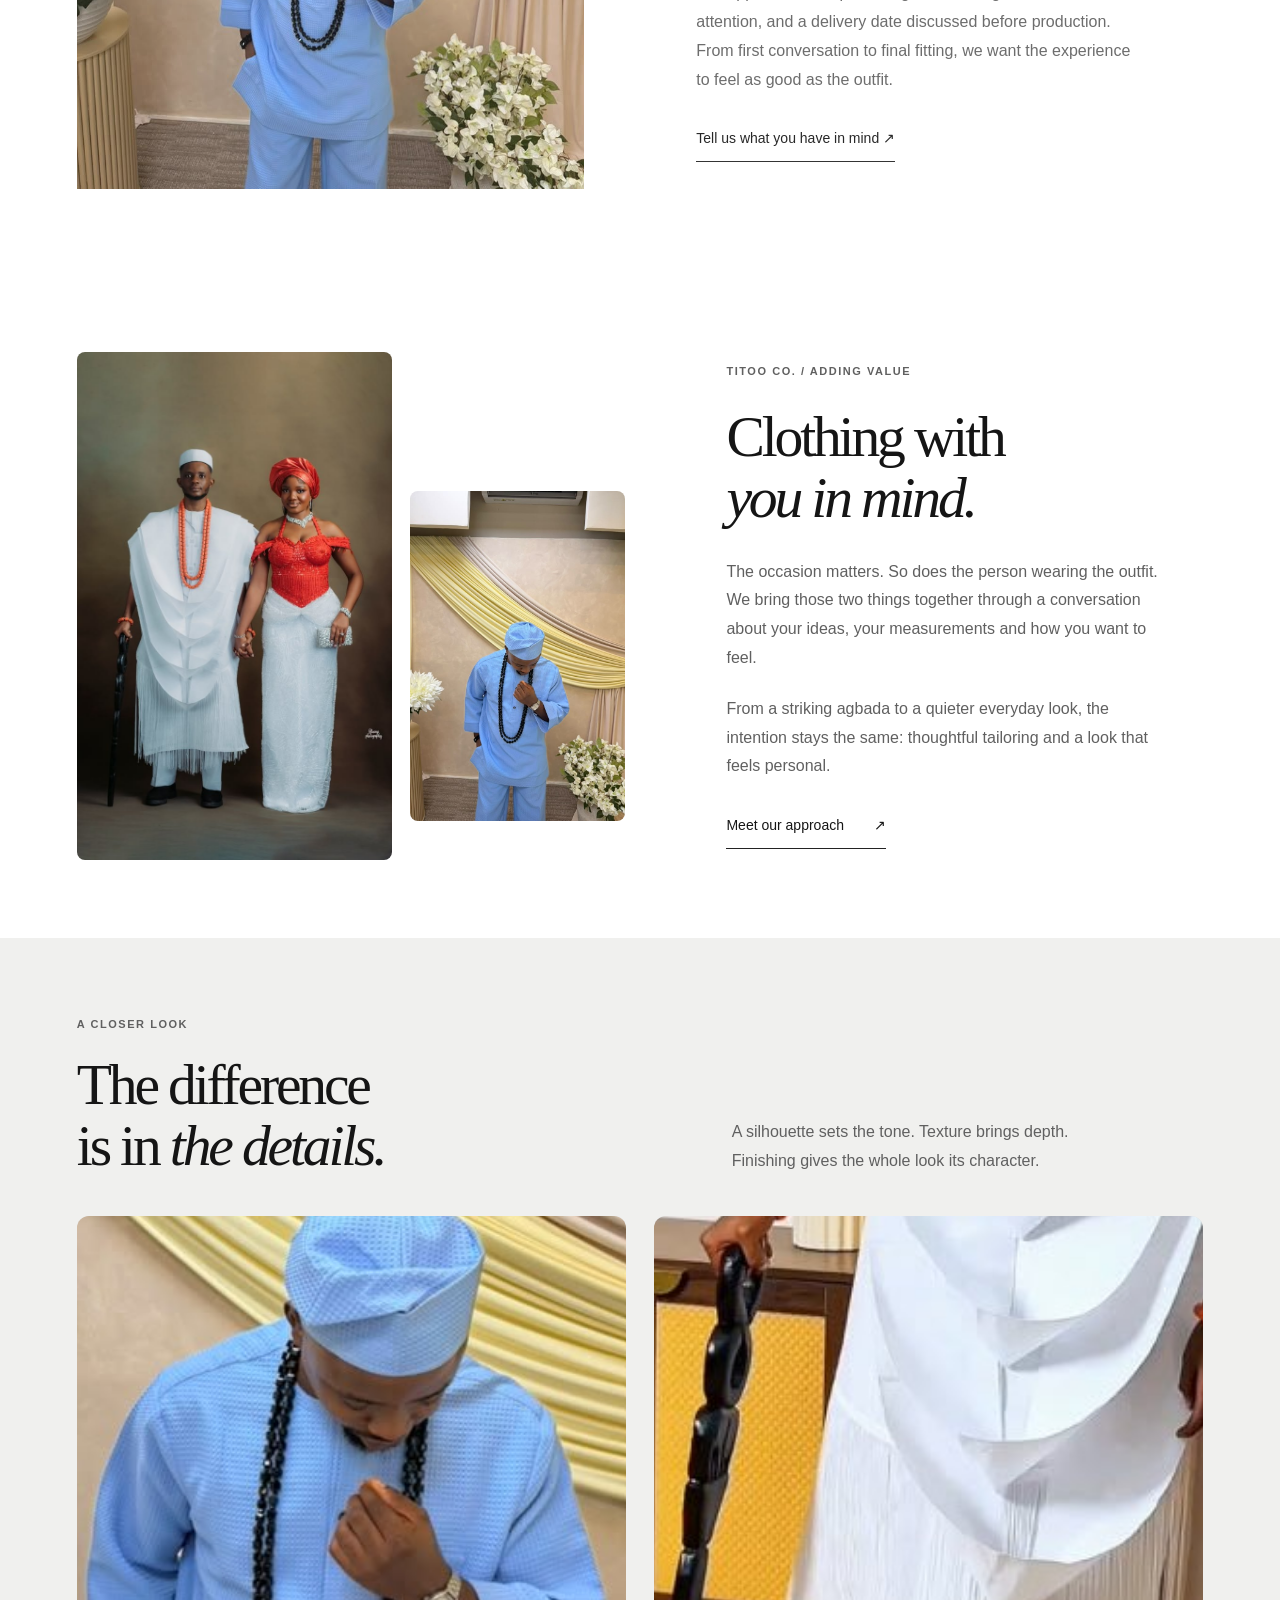
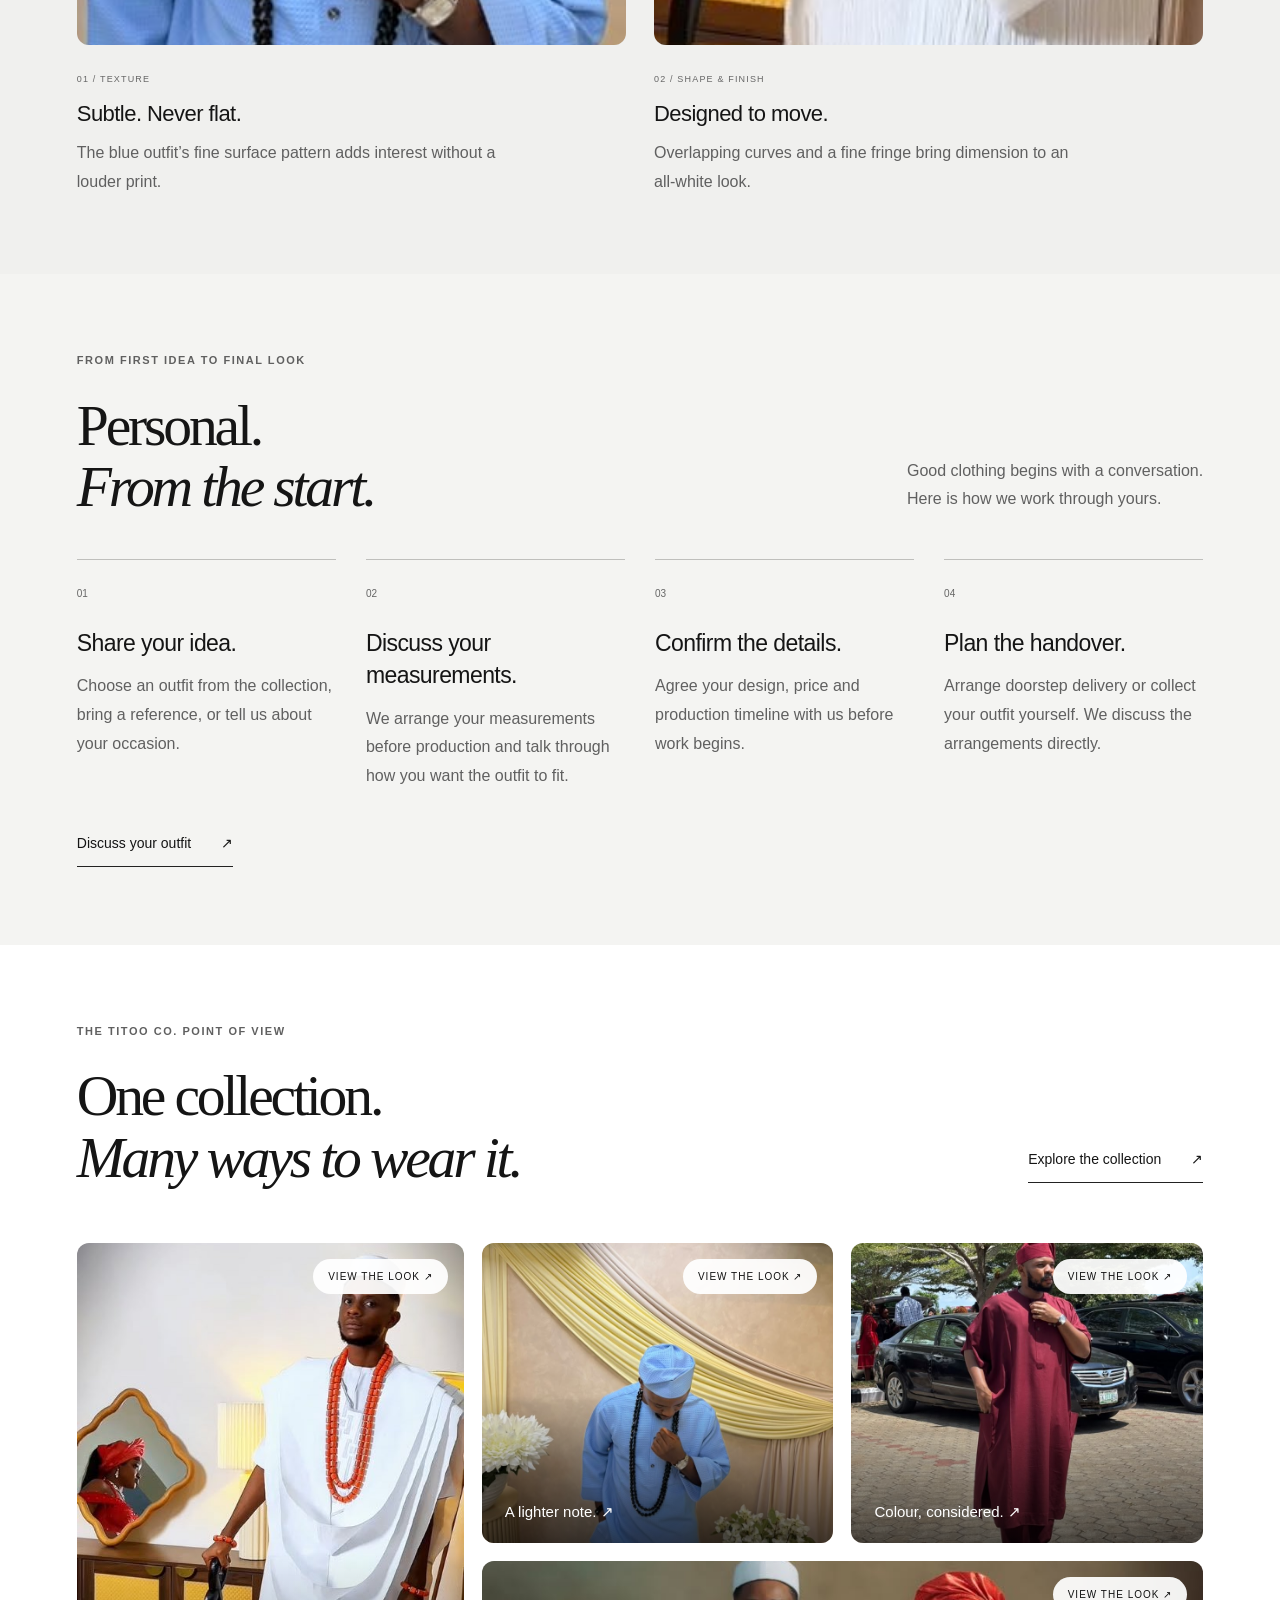
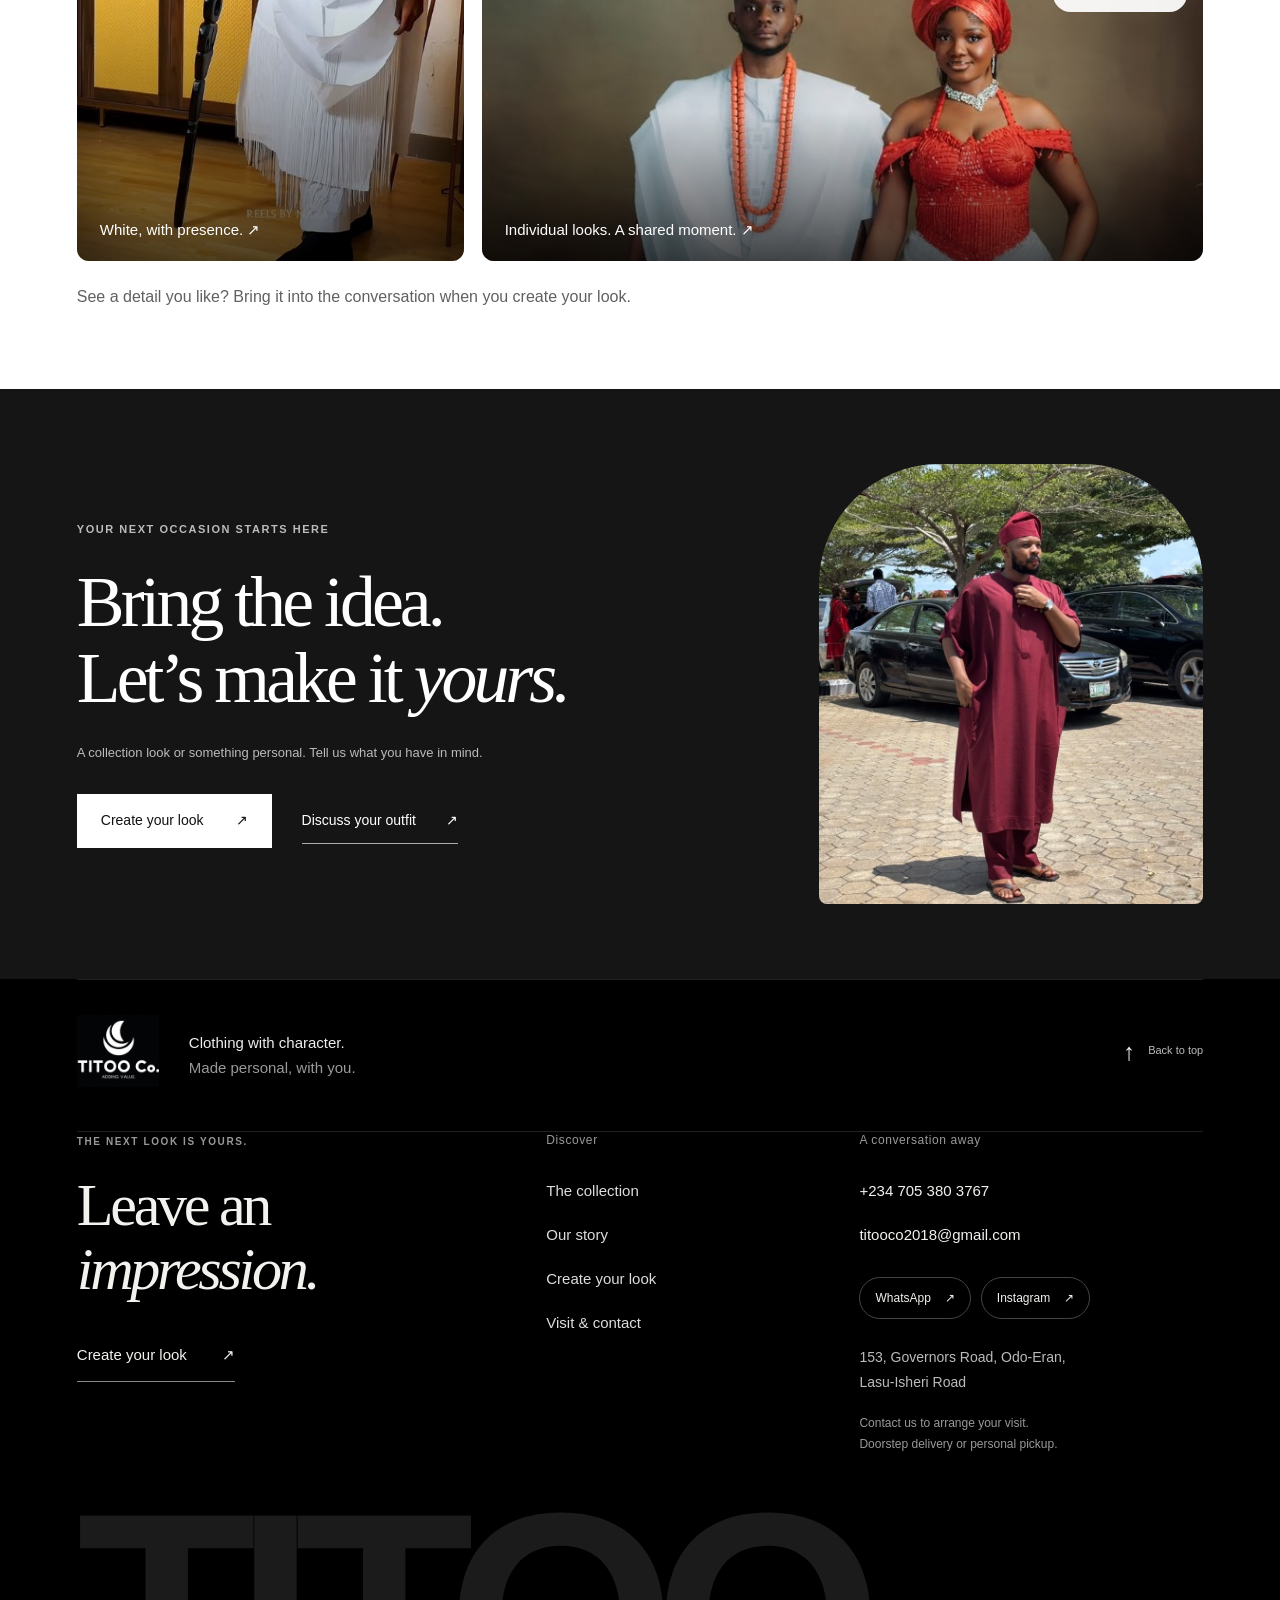
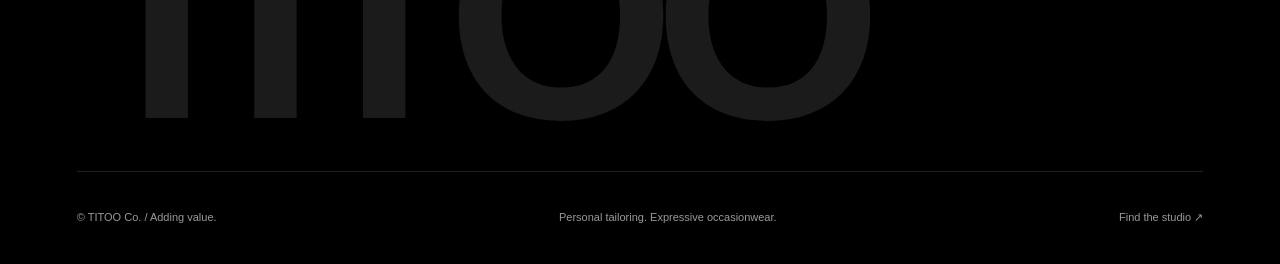
<file: story.html>
<!doctype html>
<html lang="en">
    <head>
        <meta charset="utf-8" />
        <meta name="viewport" content="width=device-width,initial-scale=1" />
        <title>Our Story — TITOO Co.</title>
        <meta
            name="description"
            content="Personal tailoring and expressive occasionwear. Create your next look with TITOO Co."
        />
        <meta name="theme-color" content="#ffffff" />
        <link rel="icon" href="img/0.png" />
        <link rel="stylesheet" href="css/style.css" />

        <link rel="canonical" href="https://titoco-website.vercel.app/story.html" />
        <meta property="og:type" content="website" />
        <meta property="og:site_name" content="TITOO Co." />
        <meta property="og:title" content="Our Story — TITOO Co." />
        <meta
            property="og:description"
            content="Personal tailoring. Expressive occasionwear. Create your look with TITOO Co. — Adding Value."
        />
        <meta property="og:url" content="https://titoco-website.vercel.app/story.html" />
        <meta property="og:image" content="https://titoco-website.vercel.app/img/link-preview.jpg" />
        <meta property="og:image:secure_url" content="https://titoco-website.vercel.app/img/link-preview.jpg" />
        <meta property="og:image:type" content="image/jpeg" />
        <meta property="og:image:width" content="1024" />
        <meta property="og:image:height" content="1024" />
        <meta property="og:image:alt" content="TITOO Co. logo — Adding Value." />
        <meta name="twitter:card" content="summary_large_image" />
        <meta name="twitter:title" content="Our Story — TITOO Co." />
        <meta name="twitter:description" content="Personal tailoring. Expressive occasionwear. Adding Value." />
        <meta name="twitter:image" content="https://titoco-website.vercel.app/img/link-preview.jpg" />
        <meta name="twitter:image:alt" content="TITOO Co. logo — Adding Value." />
    </head>
    <body id="top">
        <a class="skip-link" href="#main">Skip to content</a>
        <header class="site-header">
            <a class="header-brand" href="index.html" aria-label="TITOO Co. home">
                <span class="brand-mark"><img src="img/0.png" alt="" width="1024" height="1024" /></span>
                <span class="brand-type">
                    TITOO
                    <span class="brand-co">Co.</span>
                    <small>ADDING VALUE.</small>
                </span>
            </a>
            <button class="menu-toggle" type="button" aria-expanded="false" aria-controls="main-nav">
                Menu
                <span aria-hidden="true">+</span>
            </button>
            <nav id="main-nav" aria-label="Main navigation">
                <a href="collection.html">Collection</a>
                <a href="story.html" aria-current="page">Our story</a>
                <a href="visit.html">Visit & contact</a>
                <a class="nav-create" href="create.html">Create your look ↗</a>
            </nav>
            <a class="button small header-cta" href="create.html">
                Create your look
                <span aria-hidden="true">↗</span>
            </a>
        </header>
        <main id="main" tabindex="-1">
            <section class="page-intro">
                <p class="eyebrow">OUR APPROACH</p>
                <h1>
                    Adding value.
                    <br />
                    <em>Through what you wear.</em>
                </h1>
            </section>
            <section class="story-banner">
                <div>
                    <img
                        class=""
                        src="img/midnight-cobalt.jpg"
                        alt="Coordinated dark and cobalt occasion outfits"
                        loading="lazy"
                        decoding="async"
                        width="810"
                        height="1080"
                    />
                </div>
                <div>
                    <p class="eyebrow">ADDING VALUE, THROUGH WHAT YOU WEAR</p>
                    <p>
                        Good clothing should feel considered.
                        <br />
                        So should the experience of creating it.
                    </p>
                </div>
            </section>
            <section class="split" data-scroll>
                <div class="photo">
                    <img
                        src="img/blue-note.jpg"
                        alt="Details of a blue TITOO Co. outfit"
                        decoding="async"
                        width="810"
                        height="1080"
                    />
                </div>
                <div>
                    <h2>
                        It starts with
                        <br />
                        <em>a conversation.</em>
                    </h2>
                    <p>
                        There is a feeling you want when you get dressed for an occasion: comfortable in your clothes,
                        confident in your choices, ready to be present.
                    </p>
                    <p>
                        That is what we design around at TITOO Co. We listen to what you have in mind, take your
                        measurements, and work through the details together. A striking look should still feel like your
                        own.
                    </p>
                    <p>
                        Our approach is simple: thoughtful tailoring, consistent attention, and a delivery date
                        discussed before production. From first conversation to final fitting, we want the experience to
                        feel as good as the outfit.
                    </p>
                    <a class="text-link" href="create.html">Tell us what you have in mind ↗</a>
                </div>
            </section>
            <section class="visual-story section-space" aria-labelledby="visual-story-title">
                <div class="story-photo-pair" data-scroll>
                    <div>
                        <img
                            class=""
                            src="img/together-in-style.jpg"
                            alt="TITOO Co. occasionwear photographed as a coordinated pair"
                            loading="lazy"
                            decoding="async"
                            width="810"
                            height="1080"
                        />
                    </div>
                    <div>
                        <img
                            class=""
                            src="img/blue-note.jpg"
                            alt="A closer look at the fit and texture of the blue collection outfit"
                            loading="lazy"
                            decoding="async"
                            width="810"
                            height="1080"
                        />
                    </div>
                </div>
                <div class="story-copy" data-scroll>
                    <p class="eyebrow">TITOO CO. / ADDING VALUE</p>
                    <h2 id="visual-story-title">
                        Clothing with
                        <br />
                        <em>you in mind.</em>
                    </h2>
                    <p>
                        The occasion matters. So does the person wearing the outfit. We bring those two things together
                        through a conversation about your ideas, your measurements and how you want to feel.
                    </p>
                    <p>
                        From a striking agbada to a quieter everyday look, the intention stays the same: thoughtful
                        tailoring and a look that feels personal.
                    </p>
                    <a class="text-link" href="story.html">
                        Meet our approach
                        <span aria-hidden="true">↗</span>
                    </a>
                </div>
            </section>
            <section class="detail-editorial section-space" aria-labelledby="detail-title">
                <div class="detail-heading" data-scroll>
                    <p class="eyebrow">A CLOSER LOOK</p>
                    <h2 id="detail-title">
                        The difference
                        <br />
                        is in
                        <em>the details.</em>
                    </h2>
                    <p>
                        A silhouette sets the tone. Texture brings depth. Finishing gives the whole look its character.
                    </p>
                </div>
                <div class="detail-grid">
                    <figure class="detail-shot" data-scroll>
                        <div class="detail-crop blue-detail">
                            <img
                                class=""
                                src="img/blue-note.jpg"
                                alt="Close view of the blue outfit’s textured surface and neckline"
                                loading="lazy"
                                decoding="async"
                                width="810"
                                height="1080"
                            />
                        </div>
                        <figcaption>
                            <span>01 / TEXTURE</span>
                            <h3>Subtle. Never flat.</h3>
                            <p>The blue outfit’s fine surface pattern adds interest without a louder print.</p>
                        </figcaption>
                    </figure>
                    <figure class="detail-shot" data-scroll>
                        <div class="detail-crop white-detail">
                            <img
                                class=""
                                src="img/white-agbada-detail.jpg"
                                alt="Close view of the white agbada’s overlapping panels and fringed edge"
                                loading="lazy"
                                decoding="async"
                                width="810"
                                height="1080"
                            />
                        </div>
                        <figcaption>
                            <span>02 / SHAPE & FINISH</span>
                            <h3>Designed to move.</h3>
                            <p>Overlapping curves and a fine fringe bring dimension to an all-white look.</p>
                        </figcaption>
                    </figure>
                </div>
            </section>
            <section class="journey section-space" aria-labelledby="journey-title">
                <div class="section-heading" data-scroll>
                    <div>
                        <p class="eyebrow">FROM FIRST IDEA TO FINAL LOOK</p>
                        <h2 id="journey-title">
                            Personal.
                            <br />
                            <em>From the start.</em>
                        </h2>
                    </div>
                    <p>
                        Good clothing begins with a conversation.
                        <br />
                        Here is how we work through yours.
                    </p>
                </div>
                <ol class="journey-steps">
                    <li data-scroll>
                        <span>01</span>
                        <h3>Share your idea.</h3>
                        <p>Choose an outfit from the collection, bring a reference, or tell us about your occasion.</p>
                    </li>
                    <li data-scroll>
                        <span>02</span>
                        <h3>Discuss your measurements.</h3>
                        <p>
                            We arrange your measurements before production and talk through how you want the outfit to
                            fit.
                        </p>
                    </li>
                    <li data-scroll>
                        <span>03</span>
                        <h3>Confirm the details.</h3>
                        <p>Agree your design, price and production timeline with us before work begins.</p>
                    </li>
                    <li data-scroll>
                        <span>04</span>
                        <h3>Plan the handover.</h3>
                        <p>
                            Arrange doorstep delivery or collect your outfit yourself. We discuss the arrangements
                            directly.
                        </p>
                    </li>
                </ol>
                <a class="text-link" href="create.html">
                    Discuss your outfit
                    <span aria-hidden="true">↗</span>
                </a>
            </section>
            <section class="styling-gallery section-space" aria-labelledby="story-gallery">
                <div class="section-heading" data-scroll>
                    <div>
                        <p class="eyebrow">THE TITOO CO. POINT OF VIEW</p>
                        <h2 id="story-gallery">
                            One collection.
                            <br />
                            <em>Many ways to wear it.</em>
                        </h2>
                    </div>
                    <a class="text-link" href="collection.html">
                        Explore the collection
                        <span aria-hidden="true">↗</span>
                    </a>
                </div>
                <div class="gallery-grid">
                    <a class="gallery-tall" href="create.html?look=The%20White%20Agbada" data-scroll>
                        <img
                            class=""
                            src="img/white-agbada.jpg"
                            alt="White agbada styled with coral beads and a walking stick"
                            loading="lazy"
                            decoding="async"
                            width="810"
                            height="1080"
                        />
                        <span>White, with presence. ↗</span>
                    </a>
                    <a href="create.html?look=The%20Blue%20Note" data-scroll>
                        <img
                            class=""
                            src="img/blue-note.jpg"
                            alt="Blue traditional outfit with matching cap"
                            loading="lazy"
                            decoding="async"
                            width="810"
                            height="1080"
                        />
                        <span>A lighter note. ↗</span>
                    </a>
                    <a href="create.html?look=The%20Burgundy%20Edit" data-scroll>
                        <img
                            class=""
                            src="img/burgundy-edit.jpg"
                            alt="Burgundy tunic styled with matching trousers"
                            loading="lazy"
                            decoding="async"
                            width="810"
                            height="1080"
                        />
                        <span>Colour, considered. ↗</span>
                    </a>
                    <a class="gallery-wide" href="create.html?look=Together%2C%20in%20Style" data-scroll>
                        <img
                            class=""
                            src="img/together-in-style.jpg"
                            alt="Two individual occasion looks in white and red"
                            loading="lazy"
                            decoding="async"
                            width="810"
                            height="1080"
                        />
                        <span>Individual looks. A shared moment. ↗</span>
                    </a>
                </div>
                <p class="gallery-note">
                    See a detail you like? Bring it into the conversation when you create your look.
                </p>
            </section>
        </main>
        <section class="closing-enquiry" aria-labelledby="closing-heading">
            <div>
                <p class="eyebrow">YOUR NEXT OCCASION STARTS HERE</p>
                <h2 id="closing-heading">
                    Bring the idea.
                    <br />
                    Let’s make it
                    <em>yours.</em>
                </h2>
                <p>A collection look or something personal. Tell us what you have in mind.</p>
                <div class="closing-actions">
                    <a class="button" href="create.html">
                        Create your look
                        <span aria-hidden="true">↗</span>
                    </a>
                    <a class="text-link" href="https://wa.me/2347053803767">
                        Discuss your outfit
                        <span aria-hidden="true">↗</span>
                    </a>
                </div>
            </div>
            <div class="closing-image">
                <img
                    class=""
                    src="img/burgundy-edit.jpg"
                    alt="The Burgundy Edit, a relaxed traditional silhouette"
                    loading="lazy"
                    decoding="async"
                    width="810"
                    height="1080"
                />
            </div>
        </section>
        <footer class="full-footer footer-shell">
            <div class="footer-opening">
                <a href="index.html" class="footer-logo" aria-label="TITOO Co. home">
                    <img src="img/0.png" alt="TITOO Co. Adding Value" width="1024" height="1024" loading="lazy" />
                </a>
                <p>
                    Clothing with character.
                    <br />
                    <span>Made personal, with you.</span>
                </p>
                <a class="footer-top" href="#top" aria-label="Back to top">
                    ↑
                    <span>Back to top</span>
                </a>
            </div>
            <div class="footer-grid">
                <div class="footer-editorial">
                    <p class="eyebrow">THE NEXT LOOK IS YOURS.</p>
                    <h2>
                        Leave an
                        <br />
                        <em>impression.</em>
                    </h2>
                    <a class="footer-enquire" href="create.html">
                        Create your look
                        <span aria-hidden="true">↗</span>
                    </a>
                </div>
                <nav aria-label="Footer navigation">
                    <h3>Discover</h3>
                    <a href="collection.html">The collection</a>
                    <a href="story.html">Our story</a>
                    <a href="create.html">Create your look</a>
                    <a href="visit.html">Visit & contact</a>
                </nav>
                <div class="footer-reach">
                    <h3>A conversation away</h3>
                    <a href="tel:+2347053803767">+234 705 380 3767</a>
                    <a href="mailto:titooco2018@gmail.com">titooco2018@gmail.com</a>
                    <div class="footer-socials">
                        <a href="https://wa.me/2347053803767">
                            WhatsApp
                            <span aria-hidden="true">↗</span>
                        </a>
                        <a href="https://www.instagram.com/titoo.co/" target="_blank" rel="noopener">
                            Instagram
                            <span aria-hidden="true">↗</span>
                        </a>
                    </div>
                    <address>
                        153, Governors Road, Odo-Eran,
                        <br />
                        Lasu-Isheri Road
                    </address>
                    <p class="footer-appointment">
                        Contact us to arrange your visit.
                        <br />
                        Doorstep delivery or personal pickup.
                    </p>
                </div>
            </div>
            <div class="footer-display" aria-hidden="true">TITOO</div>
            <div class="footer-base">
                <small>© TITOO Co. / Adding value.</small>
                <span>Personal tailoring. Expressive occasionwear.</span>
                <a href="visit.html">Find the studio ↗</a>
            </div>
        </footer>
        <script src="js/app.js" defer></script>
    </body>
</html>
</file>
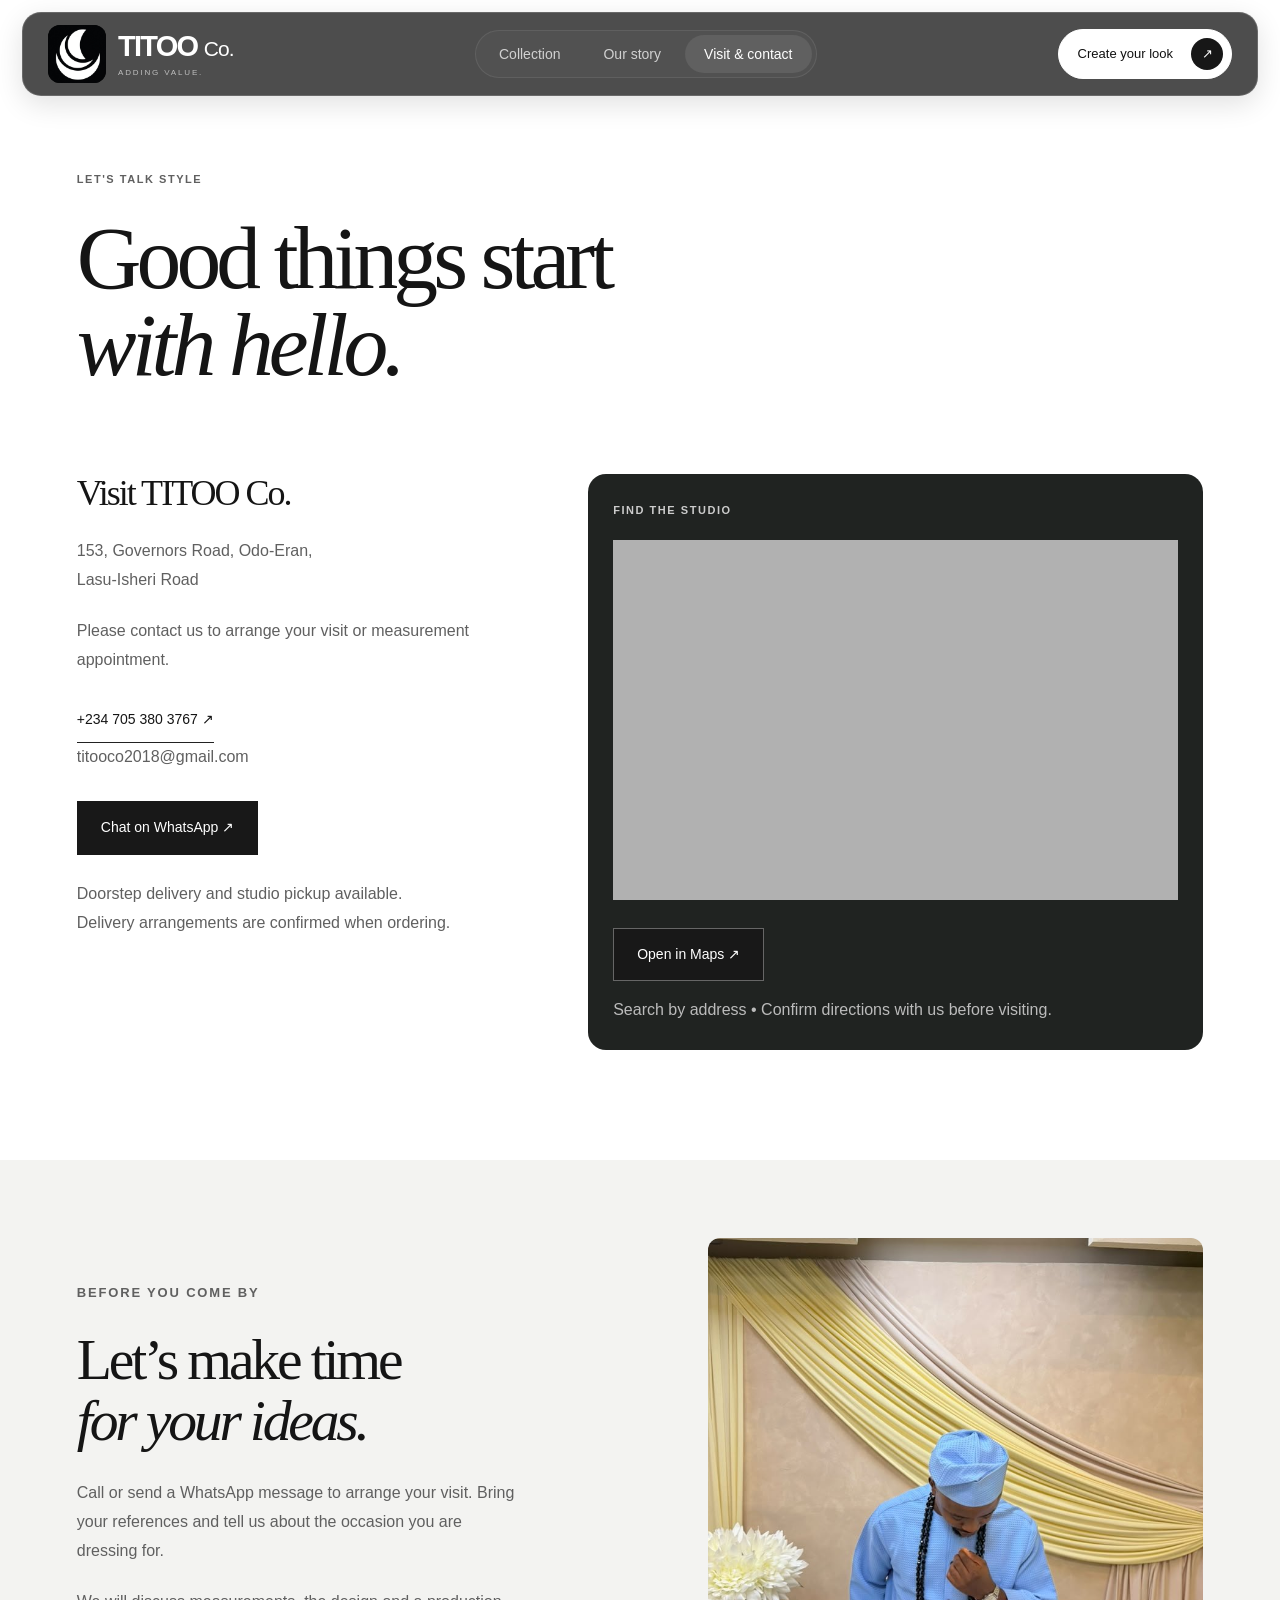
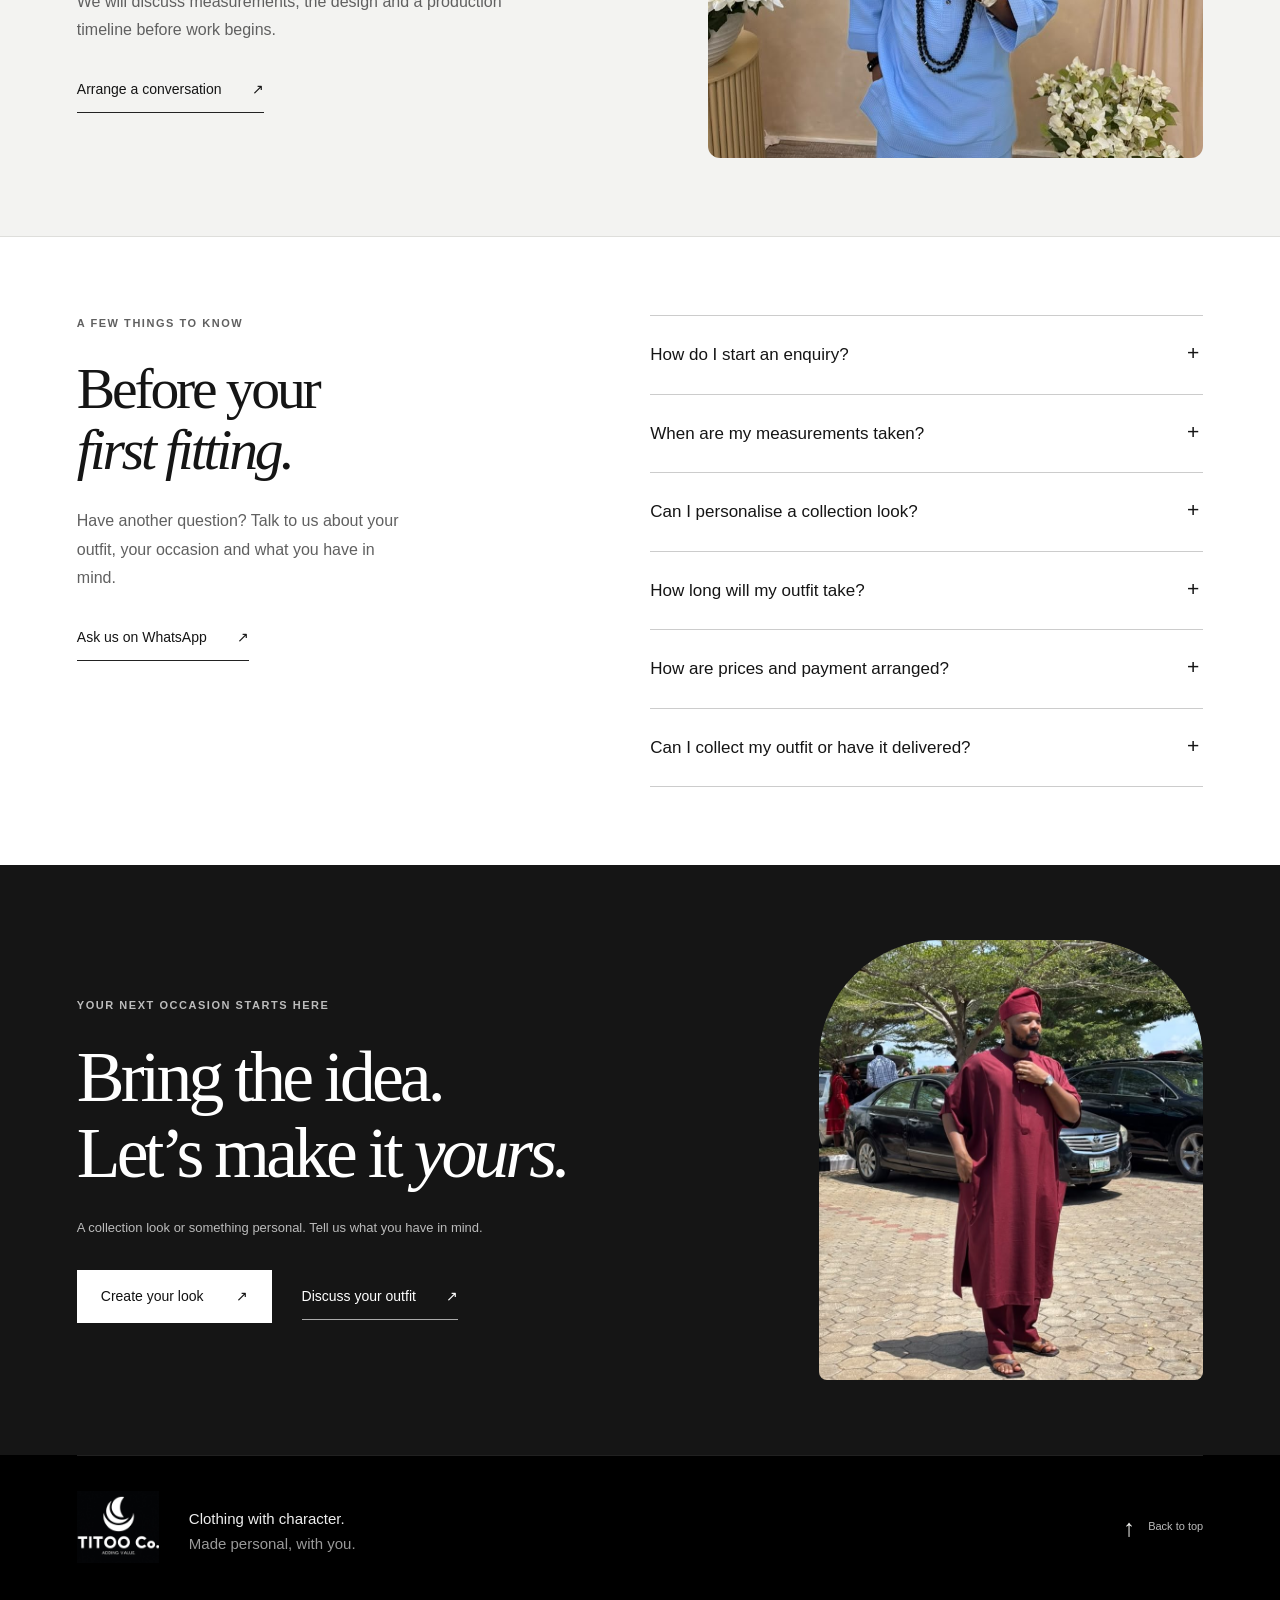
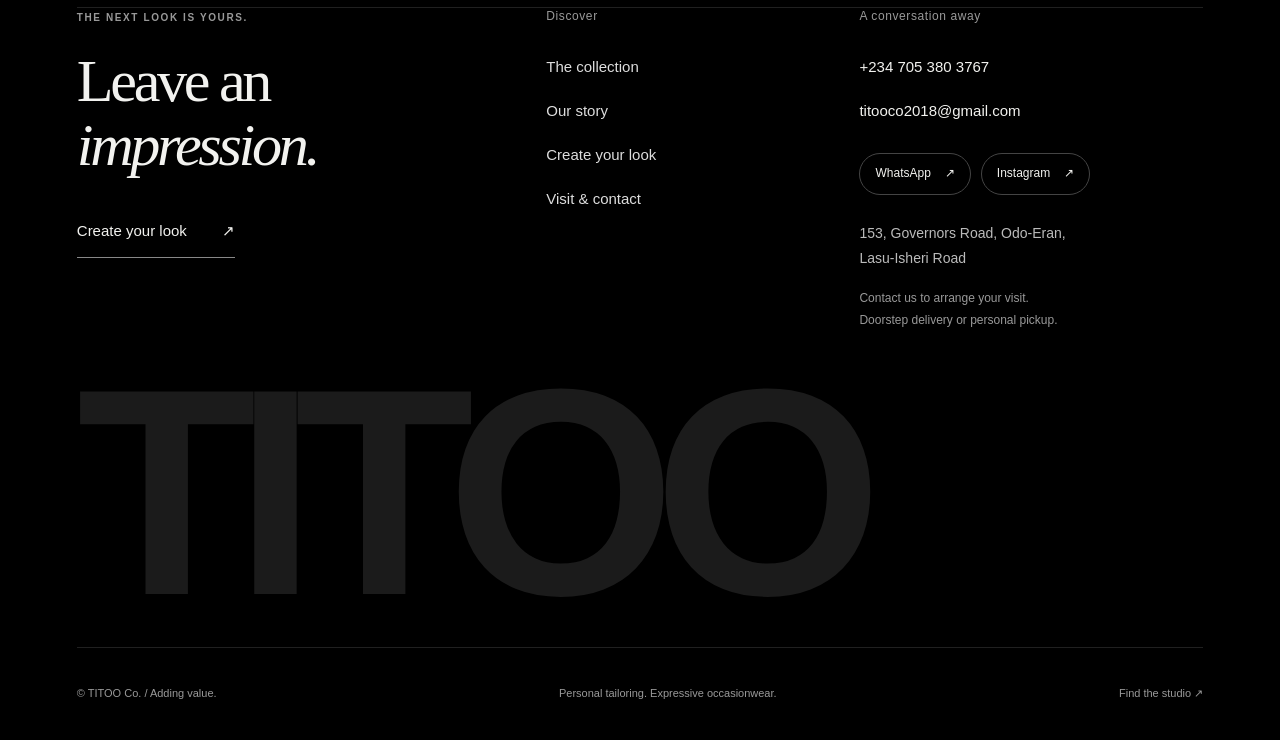
<file: visit.html>
<!doctype html>
<html lang="en">
    <head>
        <meta charset="utf-8" />
        <meta name="viewport" content="width=device-width,initial-scale=1" />
        <title>Visit & Contact — TITOO Co.</title>
        <meta
            name="description"
            content="Personal tailoring and expressive occasionwear. Create your next look with TITOO Co."
        />
        <meta name="theme-color" content="#ffffff" />
        <link rel="icon" href="img/0.png" />
        <link rel="stylesheet" href="css/style.css" />

        <link rel="canonical" href="https://titoco-website.vercel.app/visit.html" />
        <meta property="og:type" content="website" />
        <meta property="og:site_name" content="TITOO Co." />
        <meta property="og:title" content="Visit &amp; Contact — TITOO Co." />
        <meta
            property="og:description"
            content="Personal tailoring. Expressive occasionwear. Create your look with TITOO Co. — Adding Value."
        />
        <meta property="og:url" content="https://titoco-website.vercel.app/visit.html" />
        <meta property="og:image" content="https://titoco-website.vercel.app/img/link-preview.jpg" />
        <meta property="og:image:secure_url" content="https://titoco-website.vercel.app/img/link-preview.jpg" />
        <meta property="og:image:type" content="image/jpeg" />
        <meta property="og:image:width" content="1024" />
        <meta property="og:image:height" content="1024" />
        <meta property="og:image:alt" content="TITOO Co. logo — Adding Value." />
        <meta name="twitter:card" content="summary_large_image" />
        <meta name="twitter:title" content="Visit &amp; Contact — TITOO Co." />
        <meta name="twitter:description" content="Personal tailoring. Expressive occasionwear. Adding Value." />
        <meta name="twitter:image" content="https://titoco-website.vercel.app/img/link-preview.jpg" />
        <meta name="twitter:image:alt" content="TITOO Co. logo — Adding Value." />
    </head>
    <body id="top">
        <a class="skip-link" href="#main">Skip to content</a>
        <header class="site-header">
            <a class="header-brand" href="index.html" aria-label="TITOO Co. home">
                <span class="brand-mark"><img src="img/0.png" alt="" width="1024" height="1024" /></span>
                <span class="brand-type">
                    TITOO
                    <span class="brand-co">Co.</span>
                    <small>ADDING VALUE.</small>
                </span>
            </a>
            <button class="menu-toggle" type="button" aria-expanded="false" aria-controls="main-nav">
                Menu
                <span aria-hidden="true">+</span>
            </button>
            <nav id="main-nav" aria-label="Main navigation">
                <a href="collection.html">Collection</a>
                <a href="story.html">Our story</a>
                <a href="visit.html" aria-current="page">Visit & contact</a>
                <a class="nav-create" href="create.html">Create your look ↗</a>
            </nav>
            <a class="button small header-cta" href="create.html">
                Create your look
                <span aria-hidden="true">↗</span>
            </a>
        </header>
        <main id="main" tabindex="-1">
            <section class="page-intro">
                <p class="eyebrow">LET'S TALK STYLE</p>
                <h1>
                    Good things start
                    <br />
                    <em>with hello.</em>
                </h1>
            </section>
            <section class="contact-layout">
                <div>
                    <h2>Visit TITOO Co.</h2>
                    <p>
                        153, Governors Road, Odo-Eran,
                        <br />
                        Lasu-Isheri Road
                    </p>
                    <p>Please contact us to arrange your visit or measurement appointment.</p>
                    <a class="text-link" href="tel:+2347053803767">+234 705 380 3767 ↗</a>
                    <p><a href="mailto:titooco2018@gmail.com">titooco2018@gmail.com</a></p>
                    <a class="button" href="https://wa.me/2347053803767">Chat on WhatsApp ↗</a>
                    <p>
                        Doorstep delivery and studio pickup available.
                        <br />
                        Delivery arrangements are confirmed when ordering.
                    </p>
                </div>
                <div class="map">
                    <span class="eyebrow">FIND THE STUDIO</span>
                    <iframe
                        title="Map of TITOO Co. address"
                        loading="lazy"
                        src="https://maps.google.com/maps?q=153%20Governors%20Road%20Odo%20Eran%20Lasu%20Isheri%20Lagos&output=embed"
                    ></iframe>
                    <a
                        class="button"
                        target="_blank"
                        rel="noopener"
                        href="https://www.google.com/maps/search/?api=1&query=153%20Governors%20Road%20Odo%20Eran%20Lasu%20Isheri%20Lagos"
                    >
                        Open in Maps ↗
                    </a>
                    <p>Search by address • Confirm directions with us before visiting.</p>
                </div>
            </section>
            <section class="visit-planning section-space">
                <div data-scroll>
                    <p class="eyebrow">BEFORE YOU COME BY</p>
                    <h2>
                        Let’s make time
                        <br />
                        <em>for your ideas.</em>
                    </h2>
                    <p>
                        Call or send a WhatsApp message to arrange your visit. Bring your references and tell us about
                        the occasion you are dressing for.
                    </p>
                    <p>We will discuss measurements, the design and a production timeline before work begins.</p>
                    <a class="text-link" href="https://wa.me/2347053803767">
                        Arrange a conversation
                        <span aria-hidden="true">↗</span>
                    </a>
                </div>
                <div class="visit-photo">
                    <img
                        class=""
                        src="img/blue-note.jpg"
                        alt="Blue occasionwear from the TITOO Co. collection"
                        loading="lazy"
                        decoding="async"
                        width="810"
                        height="1080"
                    />
                </div>
            </section>
            <section class="faq-section section-space" id="visit-questions" aria-labelledby="visit-questions-heading">
                <div class="faq-intro" data-scroll>
                    <p class="eyebrow">A FEW THINGS TO KNOW</p>
                    <h2 id="visit-questions-heading">
                        Before your
                        <br />
                        <em>first fitting.</em>
                    </h2>
                    <p>Have another question? Talk to us about your outfit, your occasion and what you have in mind.</p>
                    <a class="text-link" href="https://wa.me/2347053803767">
                        Ask us on WhatsApp
                        <span aria-hidden="true">↗</span>
                    </a>
                </div>
                <div class="faq-list">
                    <details>
                        <summary>How do I start an enquiry?</summary>
                        <p>
                            Choose “Create your look” and share your idea and occasion. The form prepares a WhatsApp
                            message for you to review and send. You can also call or email us directly.
                        </p>
                    </details>
                    <details>
                        <summary>When are my measurements taken?</summary>
                        <p>
                            Measurements are taken before production. Contact us to arrange the measurement process and
                            discuss your preferred fit.
                        </p>
                    </details>
                    <details>
                        <summary>Can I personalise a collection look?</summary>
                        <p>
                            Tell us which look you like and what you would change. We will discuss what is possible for
                            your design before confirming the details.
                        </p>
                        <!-- CLIENT EDIT: confirm available design changes, fabrics and colour choices. -->
                    </details>
                    <details>
                        <summary>How long will my outfit take?</summary>
                        <p>
                            Production timing is agreed directly for your order. Share your event date when enquiring so
                            we can discuss the timeline before work begins.
                        </p>
                        <!-- CLIENT EDIT: add standard lead times only once the business confirms them. -->
                    </details>
                    <details>
                        <summary>How are prices and payment arranged?</summary>
                        <p>
                            Request a price for your selected look. Pricing is discussed directly and may be negotiable.
                            Confirm payment arrangements with us before placing your order.
                        </p>
                        <!-- CLIENT EDIT: confirm deposit, payment methods and cancellation terms. -->
                    </details>
                    <details>
                        <summary>Can I collect my outfit or have it delivered?</summary>
                        <p>
                            Both doorstep delivery and personal pickup are available. Contact us to confirm the
                            arrangements for your location and order.
                        </p>
                        <!-- CLIENT EDIT: confirm delivery coverage, charges and pickup hours. -->
                    </details>
                </div>
            </section>
        </main>
        <section class="closing-enquiry" aria-labelledby="closing-heading">
            <div>
                <p class="eyebrow">YOUR NEXT OCCASION STARTS HERE</p>
                <h2 id="closing-heading">
                    Bring the idea.
                    <br />
                    Let’s make it
                    <em>yours.</em>
                </h2>
                <p>A collection look or something personal. Tell us what you have in mind.</p>
                <div class="closing-actions">
                    <a class="button" href="create.html">
                        Create your look
                        <span aria-hidden="true">↗</span>
                    </a>
                    <a class="text-link" href="https://wa.me/2347053803767">
                        Discuss your outfit
                        <span aria-hidden="true">↗</span>
                    </a>
                </div>
            </div>
            <div class="closing-image">
                <img
                    class=""
                    src="img/burgundy-edit.jpg"
                    alt="The Burgundy Edit, a relaxed traditional silhouette"
                    loading="lazy"
                    decoding="async"
                    width="810"
                    height="1080"
                />
            </div>
        </section>
        <footer class="full-footer footer-shell">
            <div class="footer-opening">
                <a href="index.html" class="footer-logo" aria-label="TITOO Co. home">
                    <img src="img/0.png" alt="TITOO Co. Adding Value" width="1024" height="1024" loading="lazy" />
                </a>
                <p>
                    Clothing with character.
                    <br />
                    <span>Made personal, with you.</span>
                </p>
                <a class="footer-top" href="#top" aria-label="Back to top">
                    ↑
                    <span>Back to top</span>
                </a>
            </div>
            <div class="footer-grid">
                <div class="footer-editorial">
                    <p class="eyebrow">THE NEXT LOOK IS YOURS.</p>
                    <h2>
                        Leave an
                        <br />
                        <em>impression.</em>
                    </h2>
                    <a class="footer-enquire" href="create.html">
                        Create your look
                        <span aria-hidden="true">↗</span>
                    </a>
                </div>
                <nav aria-label="Footer navigation">
                    <h3>Discover</h3>
                    <a href="collection.html">The collection</a>
                    <a href="story.html">Our story</a>
                    <a href="create.html">Create your look</a>
                    <a href="visit.html">Visit & contact</a>
                </nav>
                <div class="footer-reach">
                    <h3>A conversation away</h3>
                    <a href="tel:+2347053803767">+234 705 380 3767</a>
                    <a href="mailto:titooco2018@gmail.com">titooco2018@gmail.com</a>
                    <div class="footer-socials">
                        <a href="https://wa.me/2347053803767">
                            WhatsApp
                            <span aria-hidden="true">↗</span>
                        </a>
                        <a href="https://www.instagram.com/titoo.co/" target="_blank" rel="noopener">
                            Instagram
                            <span aria-hidden="true">↗</span>
                        </a>
                    </div>
                    <address>
                        153, Governors Road, Odo-Eran,
                        <br />
                        Lasu-Isheri Road
                    </address>
                    <p class="footer-appointment">
                        Contact us to arrange your visit.
                        <br />
                        Doorstep delivery or personal pickup.
                    </p>
                </div>
            </div>
            <div class="footer-display" aria-hidden="true">TITOO</div>
            <div class="footer-base">
                <small>© TITOO Co. / Adding value.</small>
                <span>Personal tailoring. Expressive occasionwear.</span>
                <a href="visit.html">Find the studio ↗</a>
            </div>
        </footer>
        <script src="js/app.js" defer></script>
    </body>
</html>
</file>
<file: css/style.css>
/* TITOO Co. — a quiet interface for expressive clothing. */
:root {
    --white: #fff;
    --paper: #f7f7f5;
    --ink: #151515;
    --muted: #606060;
    --line: #dededb;
    --gutter: clamp(22px, 6vw, 100px);
    --serif: "Bodoni MT", Didot, "Times New Roman", serif;
    --sans: -apple-system, BlinkMacSystemFont, "Segoe UI", Arial, sans-serif;
}
* {
    box-sizing: border-box;
}
html {
    scroll-padding-top: 112px;
}
body {
    margin: 0;
    background: var(--white);
    color: var(--ink);
    font-family: var(--sans);
    font-size: 15px;
    -webkit-font-smoothing: antialiased;
}
body,
button,
input,
select,
textarea {
    font-family: var(--sans);
}
::selection {
    background: #222;
    color: #fff;
}
a {
    color: inherit;
    text-decoration: none;
}
button,
input,
select,
textarea {
    font: inherit;
}
button,
a {
    -webkit-tap-highlight-color: transparent;
}
button {
    cursor: pointer;
}
button:disabled {
    cursor: default;
}
:focus-visible {
    outline: 2px solid #555;
    outline-offset: 5px;
}
img {
    display: block;
    max-width: 100%;
}
p {
    color: var(--muted);
    line-height: 1.8;
    margin: 0 0 22px;
}
h1,
h2,
h3,
figure {
    margin: 0;
}
h1,
h2 {
    font-family: var(--serif);
    font-weight: 400;
    letter-spacing: -0.055em;
}
h1 {
    font-size: clamp(66px, 7.2vw, 112px);
    line-height: 0.98;
}
h2 {
    font-size: clamp(40px, 4.5vw, 68px);
    line-height: 1.06;
}
h3 {
    font-size: 19px;
    font-weight: 500;
    letter-spacing: -0.025em;
    line-height: 1.4;
}
em {
    font-weight: 400;
}
.eyebrow {
    font-size: 10px;
    letter-spacing: 0.17em;
    font-weight: 600;
    line-height: 1.6;
    color: var(--muted);
    margin-bottom: 25px;
}
.skip-link {
    position: fixed;
    top: 12px;
    left: 12px;
    background: #fff;
    border: 1px solid;
    padding: 16px;
    transform: translateY(-160%);
    z-index: 100;
}
.skip-link:focus {
    transform: none;
}
.site-header {
    position: relative;
    z-index: 20;
    min-height: 100px;
    display: flex;
    align-items: center;
    justify-content: space-between;
    gap: 24px;
    padding: 12px var(--gutter);
    border-bottom: 1px solid var(--line);
    background: #fff;
}
.brand {
    display: block;
    width: 108px;
    height: 70px;
    flex: 0 0 auto;
    overflow: hidden;
}
.brand img {
    width: 108px;
    height: 108px;
    object-fit: contain;
    transform: translateY(-19px);
}
.site-header nav {
    display: flex;
    align-items: center;
    gap: clamp(20px, 3vw, 48px);
}
.site-header nav a {
    padding: 10px 0;
    font-size: 12px;
    color: #555;
    position: relative;
}
.site-header nav a::after {
    content: "";
    height: 1px;
    position: absolute;
    left: 0;
    right: 0;
    bottom: 4px;
    background: currentColor;
    transform: scaleX(0);
    transform-origin: left;
    transition: transform 0.25s;
}
.site-header nav a:hover::after,
.site-header nav a[aria-current]::after {
    transform: scaleX(1);
}
.site-header nav a[aria-current] {
    color: #111;
}
.menu-toggle {
    display: none;
}
.button {
    display: inline-flex;
    align-items: center;
    justify-content: space-between;
    gap: 32px;
    min-height: 50px;
    padding: 16px 23px;
    background: #181818;
    color: #fff;
    font-size: 12px;
    line-height: 1.4;
    border: 1px solid #181818;
    transition:
        background 0.25s,
        color 0.25s;
}
.button:hover {
    background: #424242;
}
.button.small {
    min-height: 44px;
    font-size: 11px;
    padding: 13px 19px;
    gap: 22px;
}
.text-link {
    display: inline-flex;
    gap: 30px;
    align-items: center;
    padding: 12px 0;
    border-bottom: 1px solid #222;
    font-size: 12px;
    line-height: 1.5;
    transition: gap 0.25s;
}
.text-link:hover {
    gap: 40px;
}
.hero {
    position: relative;
    display: grid;
    grid-template-columns: 1fr 1fr;
    column-gap: 5%;
    padding: 62px var(--gutter) 76px;
    min-height: 760px;
    max-width: 1680px;
    margin: auto;
}
.hero-copy {
    min-width: 0;
    padding-top: 5px;
}
.hero h1 {
    margin-bottom: 28px;
}
.hero-copy > p:not(.eyebrow) {
    font-size: 14px;
    line-height: 1.8;
    margin-bottom: 20px;
}
.carousel-wrap {
    min-width: 0;
    position: relative;
    padding: 7px 10px 0 14px;
    perspective: 1600px;
    align-self: center;
}
.edition {
    display: block;
    font-size: 9px;
    letter-spacing: 0.18em;
    color: #666;
    padding-bottom: 18px;
}
.carousel {
    position: relative;
    width: 100%;
    height: clamp(440px, 42vw, 620px);
    transform-style: preserve-3d;
    isolation: isolate;
}
.slide {
    position: absolute;
    inset: 0;
    width: 91%;
    display: grid;
    grid-template-rows: minmax(0, 1fr) 48px;
    transform: translateX(9%) rotateY(-13deg) scale(0.92);
    opacity: 0;
    visibility: hidden;
    pointer-events: none;
    transition:
        transform 0.85s cubic-bezier(0.22, 0.61, 0.36, 1),
        opacity 0.65s,
        visibility 0.85s;
}
.slide.active {
    transform: translateX(0) rotateY(-5deg);
    opacity: 1;
    visibility: visible;
    z-index: 2;
    pointer-events: auto;
}
.slide.is-next {
    opacity: 0.16;
    visibility: visible;
    transform: translateX(10%) rotateY(-17deg) scale(0.94);
    z-index: 0;
}
.slide img {
    width: 100%;
    height: 100%;
    object-fit: cover;
    object-position: center 42%;
    background: #e8e8e6;
    box-shadow: 14px 22px 40px #0000000d;
}
.slide img.white {
    object-position: center;
}
.slide figcaption {
    display: flex;
    justify-content: space-between;
    align-items: center;
    gap: 12px;
    font-size: 9px;
    letter-spacing: 0.08em;
    line-height: 1.5;
}
.slide figcaption span {
    color: #666;
    font-size: 9px;
    letter-spacing: 0;
    text-align: right;
}
.slide.is-next figcaption {
    visibility: hidden;
}
.controls {
    display: flex;
    gap: 13px;
    align-items: center;
    padding-top: 11px;
}
.controls button {
    min-height: 44px;
    min-width: 44px;
    border: 1px solid #d3d3d0;
    border-radius: 50%;
    background: #fff;
    color: #222;
    transition: background 0.2s;
}
.controls button:hover {
    background: #ededeb;
}
.controls [data-pause] {
    border: 0;
    border-radius: 0;
    font-size: 10px;
    padding: 0 10px;
    margin-left: auto;
    color: #555;
}
.controls #count {
    font-size: 10px;
    letter-spacing: 0.1em;
    min-width: 65px;
    text-align: center;
}
.scroll-note {
    position: absolute;
    bottom: 24px;
    left: var(--gutter);
    color: #777;
    font-size: 9px;
    letter-spacing: 0.14em;
}
.brand-line {
    padding: 35px var(--gutter);
    border-top: 1px solid var(--line);
    border-bottom: 1px solid var(--line);
    display: flex;
    align-items: center;
    justify-content: space-between;
    gap: 30px;
}
.brand-line p {
    margin: 0;
    color: #222;
    font-size: 13px;
}
.brand-line p span {
    display: block;
    color: #777;
}
.brand-line .eyebrow {
    margin: 0;
}
.product-story {
    display: grid;
    grid-template-columns: 1fr 1fr;
    align-items: start;
    gap: 10%;
    padding: 110px var(--gutter);
    background: var(--paper);
}
.story-visual {
    position: sticky;
    top: 32px;
    align-self: start;
}
.story-image-frame {
    height: min(70svh, 680px);
    overflow: hidden;
    background: #e8e6e1;
}
.story-image-frame img {
    width: 100%;
    height: 100%;
    object-fit: cover;
    transform: scale(var(--story-scale, 1));
}
.image-credit {
    display: flex;
    justify-content: space-between;
    gap: 15px;
    font-size: 9px;
    letter-spacing: 0.07em;
    padding: 20px 0 18px;
}
.image-credit span + span {
    color: #666;
    letter-spacing: 0;
}
.story-progress {
    height: 1px;
    background: #d5d5d0;
    overflow: hidden;
}
.story-progress span {
    display: block;
    width: 100%;
    height: 1px;
    background: #222;
    transform: scaleX(var(--story-progress, 0));
    transform-origin: left;
}
.chapter {
    min-height: 40svh;
    display: flex;
    flex-direction: column;
    justify-content: center;
    padding: 30px 0;
}
.chapter h2 {
    font-size: clamp(38px, 3.8vw, 60px);
    margin-bottom: 25px;
}
.chapter p:not(.eyebrow) {
    max-width: 400px;
    font-size: 14px;
}
.chapter .text-link {
    align-self: flex-start;
}
.collection-edit {
    padding: 110px var(--gutter) 120px;
}
.section-heading {
    display: flex;
    justify-content: space-between;
    gap: 35px;
    align-items: end;
    margin-bottom: 55px;
}
.section-heading .text-link {
    margin-bottom: 5px;
}
.editorial-pair {
    display: grid;
    grid-template-columns: 1fr 1fr;
    gap: 6%;
}
.editorial-look {
    min-width: 0;
}
.editorial-look:nth-child(2) {
    padding-top: 100px;
}
.editorial-image {
    overflow: hidden;
    background: #eee;
    aspect-ratio: 4/5;
}
.editorial-image img {
    width: 100%;
    height: 100%;
    object-fit: cover;
    transition: transform 0.6s;
}
.editorial-look:hover img {
    transform: scale(1.025);
}
.look-caption {
    display: flex;
    align-items: center;
    justify-content: space-between;
    padding-top: 22px;
    gap: 20px;
}
.editorial-look p {
    font-size: 12px;
    margin-top: 9px;
    max-width: 400px;
}
.split {
    padding: 110px var(--gutter);
    display: grid;
    grid-template-columns: 1fr 1fr;
    align-items: center;
    gap: 10%;
    border-top: 1px solid var(--line);
}
.photo {
    overflow: hidden;
    background: #eee;
}
.photo img {
    width: 100%;
    height: auto;
    aspect-ratio: 4/5;
    object-fit: cover;
}
.split h2 {
    margin-bottom: 30px;
}
.split p {
    max-width: 450px;
    font-size: 14px;
}
.statement {
    padding: 100px var(--gutter);
    background: #171717;
    color: white;
}
.statement .eyebrow {
    color: #aaa;
}
.statement h2 {
    max-width: 900px;
}
.three {
    display: grid;
    grid-template-columns: repeat(3, 1fr);
    gap: 7%;
    margin-top: 64px;
}
.three article {
    border-top: 1px solid #555;
    padding-top: 25px;
}
.three article > span {
    color: #aaa;
    font-size: 10px;
}
.three h3 {
    margin: 22px 0 15px;
}
.three p {
    color: #bcbcbc;
    font-size: 13px;
    margin: 0;
}
.wide-image {
    position: relative;
    background: #222;
    min-height: 630px;
    height: 75svh;
    max-height: 920px;
    isolation: isolate;
    overflow: hidden;
}
.wide-image img {
    position: absolute;
    width: 100%;
    height: 100%;
    object-fit: cover;
    object-position: center 30%;
}
.wide-image::after {
    content: "";
    position: absolute;
    inset: 0;
    background: linear-gradient(90deg, #000a, transparent 80%), linear-gradient(0deg, #0008, transparent 75%);
    z-index: 0;
}
.wide-image > div {
    position: absolute;
    bottom: 65px;
    left: var(--gutter);
    right: var(--gutter);
    color: #fff;
    z-index: 1;
}
.wide-image .eyebrow {
    color: #eee;
}
.wide-image h2 {
    margin-bottom: 32px;
}
.wide-image .button {
    background: #fff;
    border-color: #fff;
    color: #111;
}
.wide-image .button:hover {
    background: #ddd;
}
footer {
    padding: 85px var(--gutter) 28px;
    background: #f2f2f0;
    display: grid;
    grid-template-columns: 1.5fr 1fr;
    gap: 70px;
}
footer h2 {
    font-size: clamp(40px, 4vw, 62px);
    margin-bottom: 30px;
}
footer > div:nth-child(2) {
    padding-top: 8px;
    font-size: 13px;
}
footer b {
    font-size: 17px;
    font-weight: 600;
}
footer p {
    margin: 16px 0;
}
footer a:not(.button):hover {
    text-decoration: underline;
    text-underline-offset: 4px;
}
.footer-bottom {
    grid-column: 1/-1;
    border-top: 1px solid #ccc;
    padding-top: 25px;
    display: flex;
    justify-content: space-between;
    align-items: center;
    gap: 20px;
    color: #666;
}
.footer-bottom small {
    font-size: 10px;
}
.footer-bottom nav {
    display: flex;
    gap: 25px;
    font-size: 10px;
}
.page-intro {
    padding: 75px var(--gutter) 65px;
    max-width: 1400px;
}
.page-intro h1 {
    font-size: clamp(56px, 7vw, 104px);
    max-width: 1080px;
}
.page-intro > p:last-child:not(.eyebrow) {
    max-width: 535px;
    margin: 30px 0 0;
    font-size: 14px;
}
.catalog {
    padding: 0 var(--gutter) 100px;
}
.filters {
    display: flex;
    gap: 30px;
    flex-wrap: wrap;
    border-bottom: 1px solid var(--line);
}
.filters button {
    border: 0;
    border-bottom: 2px solid transparent;
    background: transparent;
    padding: 17px 0;
    min-height: 48px;
    color: #666;
    font-size: 12px;
}
.filters button.selected {
    color: #111;
    border-bottom-color: #111;
}
.collection-count {
    font-size: 10px;
    color: #777;
    padding-top: 18px;
    margin-bottom: 26px;
}
.products {
    display: grid;
    grid-template-columns: repeat(3, minmax(0, 1fr));
    gap: 55px 28px;
}
.product[hidden] {
    display: none;
}
.product a > div {
    aspect-ratio: 3/4;
    overflow: hidden;
    position: relative;
    background: #eee;
}
.product img {
    width: 100%;
    height: 100%;
    object-fit: cover;
    transition: transform 0.6s;
}
.product:hover img {
    transform: scale(1.025);
}
.product a > div span {
    position: absolute;
    bottom: 16px;
    left: 16px;
    background: #ffffffef;
    padding: 11px 14px;
    font-size: 8px;
    letter-spacing: 0.1em;
}
.product h3 {
    margin-top: 20px;
    font-size: 17px;
}
.product .product-description {
    font-size: 12px;
    margin: 8px 0 15px;
    line-height: 1.65;
}
.product > p:last-child {
    display: flex;
    justify-content: space-between;
    gap: 12px;
    font-size: 11px;
    border-top: 1px solid var(--line);
    padding-top: 12px;
    margin: 0;
    color: #444;
}
.product > p:last-child span {
    color: #777;
    font-size: 10px;
}
.note {
    font-size: 11px;
    line-height: 1.7;
}
.catalog > .note {
    border-top: 1px solid var(--line);
    padding-top: 25px;
    margin-top: 55px;
    max-width: 750px;
}
.process {
    padding: 95px var(--gutter);
    background: var(--paper);
    display: grid;
    grid-template-columns: 1fr 1fr;
    gap: 10%;
}
.process-steps article {
    padding: 28px 0;
    border-top: 1px solid var(--line);
}
.process-steps article:first-child {
    padding-top: 5px;
    border: 0;
}
.process-steps span {
    color: #777;
    font-size: 10px;
}
.process-steps h3 {
    margin: 12px 0;
}
.process-steps p {
    font-size: 13px;
    max-width: 440px;
    margin: 0;
}
.create-layout {
    padding: 80px var(--gutter) 110px;
    display: grid;
    grid-template-columns: 1fr 1fr;
    align-items: start;
    gap: 10%;
}
.create-layout h1 {
    margin-bottom: 35px;
}
.create-layout > div > p:not(.eyebrow) {
    max-width: 420px;
    font-size: 14px;
}
.create-layout ol {
    list-style: none;
    counter-reset: steps;
    padding: 0;
    margin: 35px 0;
}
.create-layout li {
    counter-increment: steps;
    border-top: 1px solid var(--line);
    padding: 19px 0;
    font-size: 12px;
    display: flex;
    gap: 20px;
}
.create-layout li::before {
    content: "0" counter(steps);
    color: #888;
    font-size: 10px;
}
.consultation-note {
    margin-top: 42px;
}
.consultation-note .eyebrow {
    display: block;
    margin-bottom: 15px;
}
.consultation-note > a {
    font-size: 18px;
}
.consultation-note p {
    font-size: 12px;
    margin-top: 14px;
    max-width: 330px;
}
form {
    padding: 35px;
    border: 1px solid var(--line);
}
.form-heading {
    font-size: 34px;
    letter-spacing: -0.04em;
    margin-bottom: 12px;
}
.form-intro {
    font-size: 12px;
    margin-bottom: 30px;
}
label {
    display: block;
    font-size: 11px;
    color: #333;
    margin-bottom: 25px;
    line-height: 1.6;
}
input,
select,
textarea {
    display: block;
    margin-top: 6px;
    width: 100%;
    min-width: 0;
    border: 0;
    border-bottom: 1px solid #bdbdb8;
    background: transparent;
    padding: 12px 0;
    font-size: 14px;
    color: #222;
    border-radius: 0;
    min-height: 46px;
}
textarea {
    resize: vertical;
}
input::placeholder,
textarea::placeholder {
    color: #767676;
}
input:focus,
textarea:focus,
select:focus {
    outline: none;
    border-bottom: 2px solid #111;
    padding-bottom: 11px;
}
form .button {
    width: 100%;
    margin-top: 5px;
}
form .note {
    margin: 18px 0 0;
}
form noscript a {
    text-decoration: underline;
}
.form-status {
    font-size: 12px;
    color: #333;
    margin: 16px 0 0;
}
.form-status:empty {
    display: none;
}
.contact-layout {
    display: grid;
    grid-template-columns: 0.8fr 1.2fr;
    gap: 9%;
    padding: 20px var(--gutter) 110px;
    align-items: start;
}
.contact-layout h2 {
    font-size: 36px;
    margin-bottom: 25px;
}
.contact-layout p {
    font-size: 13px;
}
.contact-layout .button {
    margin: 8px 0 25px;
}
.map {
    padding: 25px;
    background: #202321;
    color: #eee;
    border-radius: 18px;
    min-width: 0;
}
.map .eyebrow {
    color: #ccc;
}
.map iframe {
    width: 100%;
    height: 360px;
    border: 0;
    margin: 20px 0;
    display: block;
    filter: grayscale(1) invert(0.88) contrast(0.85);
    background: #333;
}
.map p {
    color: #bbb;
    font-size: 10px;
    margin: 0;
}
.map .button {
    border-color: #666;
    margin-bottom: 15px;
}
/* Scroll properties are calculated from viewport position, in both directions. */
[data-scroll] {
    opacity: var(--reveal-opacity, 1);
    transform: translate3d(0, var(--reveal-y, 0px), 0);
}
@media (min-width: 1600px) {
    .hero {
        min-height: 880px;
    }
}
@media (max-width: 1050px) {
    :root {
        --gutter: 5vw;
    }
    .hero {
        min-height: 690px;
        padding-top: 45px;
        gap: 3%;
    }
    .hero h1 {
        font-size: clamp(65px, 8vw, 85px);
    }
    .carousel {
        height: 480px;
    }
    .carousel-wrap {
        padding-left: 0;
        padding-right: 0;
    }
    .slide {
        width: 94%;
    }
    .product-story,
    .split,
    .create-layout {
        gap: 7%;
    }
    .products {
        gap: 45px 20px;
    }
}
@media (max-width: 760px) {
    :root {
        --gutter: 24px;
    }
    .site-header {
        min-height: 85px;
        padding-top: 8px;
        padding-bottom: 8px;
        gap: 15px;
        flex-wrap: wrap;
    }
    .brand {
        width: 88px;
        height: 58px;
    }
    .brand img {
        width: 88px;
        height: 88px;
        transform: translateY(-15px);
    }
    .site-header nav {
        width: 100%;
        order: 4;
        justify-content: space-between;
        gap: 16px;
        border-top: 1px solid var(--line);
        padding-top: 6px;
    }
    .site-header nav a {
        font-size: 11px;
    }
    .js-enabled .menu-toggle {
        display: flex;
        align-items: center;
        justify-content: space-between;
        gap: 14px;
        min-height: 44px;
        border: 0;
        background: transparent;
        font-size: 12px;
        margin-left: auto;
        padding: 10px 0 10px 10px;
    }
    .js-enabled .site-header nav:not(.open) {
        display: none;
    }
    .menu-toggle span {
        font-size: 20px;
        font-weight: 300;
    }
    .header-cta {
        min-width: 0;
    }
    .button.small {
        padding: 12px;
        font-size: 10px;
        gap: 14px;
    }
    .hero {
        padding-top: 42px;
        padding-bottom: 65px;
        grid-template-columns: 1fr;
        gap: 42px;
    }
    .hero h1 {
        font-size: clamp(66px, 12.5vw, 92px);
        line-height: 0.96;
    }
    .hero-copy .eyebrow {
        margin-bottom: 24px;
    }
    .hero-copy > p:not(.eyebrow) {
        max-width: 320px;
    }
    .carousel-wrap {
        width: min(100%, 520px);
        justify-self: center;
    }
    .carousel {
        height: auto;
        aspect-ratio: 0.81;
        max-height: 650px;
    }
    .slide {
        width: 94%;
        transform: translateX(6%) rotateY(-8deg) scale(0.95);
        grid-template-rows: minmax(0, 1fr) 45px;
    }
    .slide.active {
        transform: translateX(0) rotateY(-3deg);
    }
    .slide.is-next {
        transform: translateX(6%) rotateY(-10deg) scale(0.95);
    }
    .controls {
        padding-top: 7px;
    }
    .brand-line {
        padding: 28px var(--gutter);
        gap: 25px;
    }
    .brand-line .eyebrow {
        font-size: 8px;
        max-width: 100px;
    }
    .brand-line p {
        font-size: 11px;
    }
    .product-story {
        padding: 65px var(--gutter);
        grid-template-columns: 1fr;
        gap: 30px;
    }
    .story-visual {
        position: relative;
        top: auto;
    }
    .story-image-frame {
        height: auto;
        aspect-ratio: 4/5;
        max-height: 640px;
    }
    .story-progress {
        display: none;
    }
    .story-chapters {
        display: grid;
        gap: 0;
    }
    .chapter {
        min-height: 0;
        padding: 30px 0;
        border-top: 1px solid var(--line);
    }
    .chapter h2 {
        font-size: 42px;
    }
    .chapter p:not(.eyebrow) {
        max-width: 520px;
    }
    .collection-edit,
    .split,
    .statement,
    .process {
        padding: 65px var(--gutter);
    }
    .section-heading {
        display: block;
        margin-bottom: 35px;
    }
    .section-heading .text-link {
        margin-top: 20px;
    }
    .editorial-pair {
        gap: 24px;
    }
    .editorial-look:nth-child(2) {
        padding-top: 55px;
    }
    .look-caption h3 {
        font-size: 15px;
    }
    .editorial-look p {
        font-size: 11px;
        line-height: 1.6;
    }
    .split {
        grid-template-columns: 1fr;
        gap: 40px;
    }
    .split h2 {
        font-size: 46px;
    }
    .three {
        grid-template-columns: 1fr;
        gap: 32px;
        margin-top: 42px;
    }
    .three h3 {
        margin-top: 15px;
    }
    .wide-image {
        height: 650px;
        min-height: 550px;
        max-height: none;
    }
    .wide-image img {
        object-position: 50% 30%;
    }
    .wide-image::after {
        background: linear-gradient(0deg, #000b, transparent 85%);
    }
    .wide-image > div {
        bottom: 40px;
    }
    .wide-image h2 {
        font-size: 48px;
    }
    footer {
        grid-template-columns: 1fr;
        padding: 60px var(--gutter) 25px;
        gap: 45px;
    }
    .footer-bottom {
        align-items: start;
        flex-direction: column;
    }
    .footer-bottom nav {
        flex-wrap: wrap;
        gap: 24px;
    }
    .page-intro {
        padding: 50px var(--gutter) 45px;
    }
    .page-intro h1 {
        font-size: clamp(50px, 9vw, 72px);
    }
    .catalog {
        padding: 0 var(--gutter) 65px;
    }
    .products {
        grid-template-columns: repeat(2, minmax(0, 1fr));
        gap: 40px 18px;
    }
    .product h3 {
        font-size: 16px;
    }
    .product a > div span {
        left: 8px;
        bottom: 8px;
        font-size: 7px;
        padding: 9px;
    }
    .product .product-description {
        font-size: 11px;
    }
    .product > p:last-child {
        flex-direction: column;
        gap: 2px;
    }
    .process {
        grid-template-columns: 1fr;
        gap: 45px;
    }
    .create-layout {
        grid-template-columns: 1fr;
        padding: 50px var(--gutter) 65px;
        gap: 40px;
    }
    .create-layout h1 {
        font-size: 76px;
    }
    .create-layout > div > p:not(.eyebrow) {
        max-width: 520px;
    }
    .consultation-note {
        margin-top: 25px;
    }
    form {
        padding: 28px;
    }
    .contact-layout {
        grid-template-columns: 1fr;
        gap: 40px;
        padding: 0 var(--gutter) 65px;
    }
    .map iframe {
        height: 320px;
    }
}
@media (max-width: 390px) {
    :root {
        --gutter: 18px;
    }
    .hero h1 {
        font-size: 62px;
    }
    .header-cta {
        font-size: 9px !important;
        gap: 9px !important;
    }
    .site-header {
        gap: 10px;
    }
    .brand {
        width: 76px;
    }
    .brand img {
        width: 76px;
        height: 76px;
        transform: translateY(-9px);
    }
    .brand-line > .eyebrow {
        display: none;
    }
    .editorial-pair {
        grid-template-columns: 1fr;
        gap: 32px;
    }
    .editorial-look:nth-child(2) {
        padding: 0;
    }
    .products {
        grid-template-columns: 1fr;
    }
    .product > p:last-child {
        flex-direction: row;
    }
    .filters {
        gap: 22px;
    }
    .image-credit {
        font-size: 8px;
    }
    .slide figcaption {
        font-size: 8px;
    }
    .slide figcaption span {
        font-size: 8px;
    }
    .page-intro h1 {
        font-size: 49px;
    }
    form {
        padding: 22px;
    }
    .form-heading {
        font-size: 30px;
    }
}
@media (prefers-reduced-motion: reduce) {
    *,
    *::before,
    *::after {
        scroll-behavior: auto !important;
        transition: none !important;
        animation: none !important;
    }
    [data-scroll] {
        opacity: 1 !important;
        transform: none !important;
    }
    .story-visual {
        position: relative;
        top: auto;
    }
    .story-image-frame img {
        transform: none;
    }
    .chapter {
        min-height: 0;
        padding: 25px 0;
    }
    .slide,
    .slide.active,
    .slide.is-next {
        transform: none;
    }
    .slide.is-next {
        opacity: 0;
        visibility: hidden;
    }
}

/* Hide controls that depend on JavaScript until it is available. */
.controls,
.filters {
    display: none;
}
.js-enabled .controls,
.js-enabled .filters {
    display: flex;
}

/* Expanded editorial system — restrained product presentation, fashion scale. */
.site-header {
    position: sticky;
    top: 0;
    min-height: 78px;
    padding-top: 7px;
    padding-bottom: 7px;
    background: rgba(255, 255, 255, 0.93);
    -webkit-backdrop-filter: blur(18px);
    backdrop-filter: blur(18px);
}
.site-header .brand {
    width: 90px;
    height: 58px;
}
.site-header .brand img {
    width: 90px;
    height: 90px;
    transform: translateY(-16px);
}
.section-space {
    padding: 78px var(--gutter);
}
.hero {
    padding-top: 48px;
    padding-bottom: 65px;
    min-height: 730px;
}
.hero-copy {
    align-self: center;
}
.hero .carousel-wrap {
    filter: drop-shadow(0 15px 18px #00000005);
}
.hero .slide img {
    border-radius: 2px;
}
.collection-edit {
    padding-top: 75px;
    padding-bottom: 75px;
}
.editorial-look:nth-child(2) {
    padding-top: 65px;
}
.editorial-image {
    border-radius: 12px;
}
.brand-line {
    padding-top: 25px;
    padding-bottom: 25px;
}
.section-heading > p {
    max-width: 370px;
    font-size: 13px;
    margin: 0 0 3px;
}
/* A brief, native sticky scene. No scroll interception or artificial scroll speed. */
.spotlight-track {
    position: relative;
    background: #151515;
    color: #fff;
}
.spotlight-stage {
    position: relative;
    min-height: 750px;
    padding: 60px var(--gutter) 74px;
    display: grid;
    grid-template-columns: 1fr 1.42fr 0.85fr;
    align-items: center;
    gap: 4.5%;
    overflow: clip;
}
.js-enabled .spotlight-track {
    height: 185svh;
    min-height: 1200px;
}
.js-enabled .spotlight-stage {
    position: sticky;
    top: 78px;
    height: calc(100svh - 78px);
    min-height: 590px;
    max-height: 1050px;
}
.spotlight-intro {
    position: relative;
    z-index: 2;
    transform: translateY(var(--spot-title-y, 0px));
    opacity: var(--spot-title-opacity, 1);
}
.spotlight-intro .eyebrow {
    color: #b8b8b8;
    font-size: 8px;
    letter-spacing: 0.15em;
}
.spotlight-intro h2 {
    font-size: clamp(38px, 4.1vw, 66px);
    line-height: 1.02;
    margin-bottom: 24px;
}
.spotlight-intro > p:not(.eyebrow) {
    color: #bbb;
    font-size: 12px;
}
.spotlight-intro .text-link {
    border-color: #aaa;
    font-size: 11px;
    gap: 20px;
}
.spotlight-product {
    min-width: 0;
    transform: translate3d(var(--spot-x, 0px), var(--spot-y, 0px), 0) scale(var(--spot-scale, 1));
    transform-origin: center;
}
.spotlight-image {
    height: min(69svh, 700px);
    overflow: hidden;
    border-radius: 160px 160px 5px 5px;
    background: #777;
}
.spotlight-image img {
    width: 100%;
    height: 100%;
    object-fit: cover;
}
.spotlight-caption {
    display: block;
    color: #b8b8b8;
    font-size: 8px;
    letter-spacing: 0.14em;
    padding: 18px 0 0;
    text-align: center;
}
.spotlight-notes {
    position: relative;
    z-index: 2;
}
.spotlight-notes article {
    border-top: 1px solid #555;
    padding: 23px 0 17px;
    opacity: var(--detail-opacity, 1);
    transform: translateY(var(--detail-y, 0px));
    clip-path: inset(0 0 var(--detail-clip, 0%) 0);
}
.spotlight-notes article > span {
    color: #b8b8b8;
    letter-spacing: 0.13em;
    font-size: 8px;
}
.spotlight-notes h3 {
    font-size: 16px;
    margin: 13px 0 8px;
}
.spotlight-notes p {
    color: #bfbfbf;
    font-size: 12px;
    line-height: 1.7;
    margin: 0;
}
.spotlight-bottom {
    position: absolute;
    left: var(--gutter);
    right: var(--gutter);
    bottom: 27px;
    display: flex;
    align-items: center;
    gap: 28px;
    font-size: 8px;
    letter-spacing: 0.12em;
    color: #bbb;
}
.spotlight-meter {
    height: 1px;
    background: #555;
    flex: 1;
}
.spotlight-meter span {
    height: 1px;
    background: #ddd;
    display: block;
    transform: scaleX(var(--spot-progress, 1));
    transform-origin: left;
}
.spotlight-bottom > span {
    white-space: nowrap;
}
/* Close crops reuse the original photographs; clothing colours stay intact. */
.detail-editorial {
    background: #f0f0ee;
}
.detail-heading {
    display: grid;
    grid-template-columns: 1.15fr 1fr;
    align-items: end;
    column-gap: 10%;
    margin-bottom: 40px;
}
.detail-heading .eyebrow {
    grid-column: 1/-1;
    margin-bottom: 20px;
}
.detail-heading > p:last-child {
    font-size: 13px;
    max-width: 340px;
    margin: 0;
}
.detail-grid {
    display: grid;
    grid-template-columns: 1fr 1fr;
    gap: 28px;
}
.detail-crop {
    overflow: hidden;
    aspect-ratio: 1.28;
    border-radius: 12px;
    background: #ddd;
}
.detail-crop img {
    width: 100%;
    height: 100%;
    object-fit: cover;
}
.blue-detail img {
    transform: scale(2.25);
    transform-origin: 50% 64%;
}
.white-detail img {
    transform: scale(1.75);
    transform-origin: 64% 45%;
}
.detail-shot figcaption {
    padding-top: 22px;
}
.detail-shot figcaption > span {
    color: #666;
    font-size: 9px;
    letter-spacing: 0.13em;
}
.detail-shot h3 {
    font-size: 22px;
    margin: 12px 0 9px;
}
.detail-shot p {
    font-size: 12px;
    margin-bottom: 0;
    max-width: 420px;
}
.occasion-section {
    background: #151515;
    color: #fff;
}
.occasion-section .eyebrow {
    color: #aaa;
}
.occasion-section .section-heading > p {
    color: #bbb;
}
.occasion-grid {
    display: grid;
    grid-template-columns: repeat(3, minmax(0, 1fr));
    gap: 25px;
}
.occasion-item {
    min-width: 0;
}
.occasion-item > img {
    width: 100%;
    aspect-ratio: 0.76;
    height: auto;
    object-fit: cover;
    border-radius: 10px;
    transition: filter 0.4s;
}
.occasion-item:hover > img {
    filter: brightness(1.08);
}
.occasion-item > div {
    padding-top: 24px;
}
.occasion-item span {
    font-size: 9px;
    letter-spacing: 0.1em;
    color: #bdbdbd;
}
.occasion-item h3 {
    font-size: 23px;
    margin: 14px 0 10px;
}
.occasion-item p {
    color: #bbb;
    font-size: 12px;
    max-width: 310px;
    margin-bottom: 19px;
}
.occasion-item .occasion-link {
    color: #eee;
    letter-spacing: 0;
    display: inline-block;
    border-bottom: 1px solid #777;
    padding-bottom: 8px;
    font-size: 11px;
}
.visual-story {
    display: grid;
    grid-template-columns: 1.15fr 1fr;
    gap: 9%;
    align-items: center;
}
.story-photo-pair {
    display: grid;
    grid-template-columns: 1.1fr 0.75fr;
    gap: 18px;
    align-items: center;
}
.story-photo-pair > div {
    overflow: hidden;
    border-radius: 8px;
}
.story-photo-pair > div:first-child {
    aspect-ratio: 0.62;
}
.story-photo-pair > div:last-child {
    aspect-ratio: 0.65;
    margin-top: 100px;
}
.story-photo-pair img {
    width: 100%;
    height: 100%;
    object-fit: cover;
}
.story-copy h2 {
    margin-bottom: 30px;
}
.story-copy > p:not(.eyebrow) {
    font-size: 13px;
    max-width: 440px;
}
.journey {
    background: #f4f4f2;
}
.journey .section-heading {
    margin-bottom: 42px;
}
.journey-steps {
    padding: 0;
    margin: 0 0 30px;
    list-style: none;
    display: grid;
    grid-template-columns: repeat(4, 1fr);
    gap: 30px;
}
.journey-steps li {
    border-top: 1px solid #bfbfbc;
    padding-top: 22px;
}
.journey-steps li > span {
    font-size: 10px;
    color: #666;
}
.journey-steps h3 {
    margin: 25px 0 13px;
    font-size: 19px;
}
.journey-steps p {
    font-size: 12px;
    margin-bottom: 0;
}
.styling-gallery {
    background: #fff;
}
.gallery-grid {
    display: grid;
    grid-template-columns: 1.1fr 1fr 1fr;
    grid-template-rows: 300px 300px;
    gap: 18px;
}
.gallery-grid > a {
    position: relative;
    overflow: hidden;
    border-radius: 12px;
    background: #ddd;
    min-width: 0;
}
.gallery-grid .gallery-tall {
    grid-row: span 2;
}
.gallery-grid .gallery-wide {
    grid-column: span 2;
}
.gallery-grid img {
    width: 100%;
    height: 100%;
    object-fit: cover;
    transition: transform 0.7s;
}
.gallery-wide img {
    object-position: 50% 28%;
}
.gallery-grid > a:hover img {
    transform: scale(1.035);
}
.gallery-grid > a::after {
    content: "";
    position: absolute;
    inset: 50% 0 0;
    background: linear-gradient(transparent, #000a);
    pointer-events: none;
}
.gallery-grid > a > span {
    position: absolute;
    bottom: 22px;
    left: 23px;
    right: 18px;
    color: #fff;
    z-index: 1;
    font-size: 12px;
}
.gallery-note {
    margin: 22px 0 0;
    font-size: 11px;
}
.faq-section {
    display: grid;
    grid-template-columns: 1fr 1.2fr;
    gap: 10%;
    border-top: 1px solid var(--line);
}
.faq-intro h2 {
    margin-bottom: 27px;
}
.faq-intro p:not(.eyebrow) {
    max-width: 330px;
    font-size: 13px;
}
.faq-list details {
    border-top: 1px solid #ccc;
}
.faq-list details:last-child {
    border-bottom: 1px solid #ccc;
}
.faq-list summary {
    cursor: pointer;
    list-style: none;
    padding: 24px 35px 24px 0;
    font-size: 14px;
    font-weight: 500;
    line-height: 1.5;
    position: relative;
}
.faq-list summary::-webkit-details-marker {
    display: none;
}
.faq-list summary::after {
    content: "+";
    position: absolute;
    right: 4px;
    top: 21px;
    font-size: 21px;
    font-weight: 300;
}
.faq-list details[open] summary::after {
    content: "−";
}
.faq-list details p {
    font-size: 13px;
    max-width: 530px;
    padding-right: 30px;
    margin-bottom: 25px;
}
.closing-enquiry {
    display: grid;
    grid-template-columns: 1.25fr 0.75fr;
    gap: 9%;
    align-items: center;
    background: #151515;
    color: white;
    padding: 75px var(--gutter);
}
.closing-enquiry .eyebrow {
    color: #bcbcbc;
}
.closing-enquiry h2 {
    font-size: clamp(44px, 5.6vw, 82px);
    margin-bottom: 25px;
}
.closing-enquiry p:not(.eyebrow) {
    color: #bbb;
    font-size: 13px;
    max-width: 450px;
}
.closing-actions {
    display: flex;
    align-items: center;
    flex-wrap: wrap;
    gap: 30px;
    margin-top: 30px;
}
.closing-actions .button {
    color: #111;
    background: white;
    border-color: white;
}
.closing-actions .button:hover {
    background: #ddd;
}
.closing-actions .text-link {
    border-color: #aaa;
}
.closing-image {
    height: 440px;
    overflow: hidden;
    border-radius: 120px 120px 8px 8px;
}
.closing-image img {
    height: 100%;
    width: 100%;
    object-fit: cover;
}
.full-footer {
    background: #0b0b0b;
    color: #e8e8e8;
    padding: 55px var(--gutter) 25px;
    grid-template-columns: 1.1fr 0.8fr 1.15fr 1.15fr;
    gap: 40px;
}
.full-footer > div:nth-child(2) {
    padding: 0;
}
.full-footer .brand {
    width: 94px;
    height: 62px;
}
.full-footer .brand img {
    width: 94px;
    height: 94px;
    transform: translateY(-16px);
}
.full-footer h3 {
    font-size: 11px;
    font-weight: 600;
    color: #fff;
    margin: 14px 0 22px;
}
.full-footer > nav,
.footer-contact,
.footer-visit {
    display: flex;
    flex-direction: column;
    align-items: start;
}
.full-footer p,
.full-footer address {
    color: #aaa;
    font-size: 11px;
    line-height: 1.9;
    font-style: normal;
    margin: 18px 0 15px;
}
.full-footer address {
    margin-top: 0;
}
.full-footer a:not(.brand) {
    font-size: 11px;
    line-height: 1.8;
    margin-bottom: 9px;
    overflow-wrap: anywhere;
}
.full-footer .footer-bottom {
    padding-top: 25px;
    border-color: #333;
    color: #999;
    gap: 20px;
}
.full-footer .footer-bottom > span {
    font-size: 9px;
}
.collection-cover {
    margin: 0 var(--gutter) 55px;
    display: grid;
    grid-template-columns: 1fr 1fr;
    gap: 18px;
    position: relative;
}
.collection-cover > div {
    height: 430px;
    overflow: hidden;
    border-radius: 10px;
}
.collection-cover img {
    width: 100%;
    height: 100%;
    object-fit: cover;
    object-position: center 45%;
}
.collection-cover > p {
    position: absolute;
    bottom: 0;
    left: 0;
    right: 0;
    margin: 0;
    padding: 65px 35px 30px;
    color: white;
    font-family: var(--serif);
    font-size: 40px;
    line-height: 1.1;
    letter-spacing: -0.035em;
    background: linear-gradient(transparent, #0008);
    border-radius: 0 0 10px 10px;
}
.collection-guidance {
    text-align: center;
    background: #f4f4f2;
}
.collection-guidance h2 {
    margin-bottom: 25px;
}
.collection-guidance > p:not(.eyebrow) {
    max-width: 540px;
    margin: 0 auto 20px;
    font-size: 13px;
}
.story-banner {
    margin: 0 var(--gutter) 55px;
    display: grid;
    grid-template-columns: 1.3fr 0.7fr;
    background: #171717;
    color: white;
    border-radius: 12px;
    overflow: hidden;
}
.story-banner > div:first-child {
    height: 510px;
    overflow: hidden;
}
.story-banner img {
    width: 100%;
    height: 100%;
    object-fit: cover;
    object-position: 50% 40%;
}
.story-banner > div:last-child {
    padding: 45px;
    align-self: center;
}
.story-banner .eyebrow {
    color: #aaa;
    font-size: 8px;
}
.story-banner p:last-child {
    font-family: var(--serif);
    font-size: 38px;
    letter-spacing: -0.035em;
    line-height: 1.2;
    color: white;
    margin: 0;
}
.enquiry-inspiration {
    display: grid;
    grid-template-columns: 0.8fr 1.2fr;
    gap: 9%;
    align-items: center;
    background: #161616;
    color: #fff;
}
.enquiry-inspiration h2 {
    margin-bottom: 25px;
}
.enquiry-inspiration p {
    color: #bbb;
    font-size: 13px;
}
.enquiry-inspiration .text-link {
    border-color: #aaa;
}
.inspiration-pair {
    display: grid;
    grid-template-columns: 1fr 1fr;
    gap: 20px;
}
.inspiration-pair a {
    min-width: 0;
}
.inspiration-pair img {
    width: 100%;
    height: 390px;
    object-fit: cover;
    border-radius: 10px;
}
.inspiration-pair span {
    display: block;
    padding-top: 16px;
    font-size: 11px;
}
.visit-planning {
    display: grid;
    grid-template-columns: 1fr 1fr;
    gap: 12%;
    align-items: center;
    background: #f3f3f1;
}
.visit-planning h2 {
    margin-bottom: 28px;
}
.visit-planning p {
    font-size: 13px;
    max-width: 440px;
}
.visit-photo {
    overflow: hidden;
    height: 520px;
    border-radius: 12px;
}
.visit-photo img {
    width: 100%;
    height: 100%;
    object-fit: cover;
}
@media (min-width: 761px) and (max-height: 700px) {
    .js-enabled .spotlight-stage {
        top: 0;
        min-height: 580px;
        height: 100svh;
    }
    .spotlight-stage {
        padding-top: 30px;
    }
    .spotlight-notes article {
        padding-top: 14px;
        padding-bottom: 10px;
    }
}
@media (max-width: 1050px) {
    .spotlight-stage {
        gap: 3%;
        grid-template-columns: 1fr 1.2fr 0.9fr;
    }
    .spotlight-intro h2 {
        font-size: 42px;
    }
    .spotlight-notes h3 {
        font-size: 14px;
    }
    .spotlight-notes p {
        font-size: 11px;
    }
    .gallery-grid {
        grid-template-rows: 250px 250px;
    }
    .journey-steps {
        gap: 22px;
    }
    .journey-steps h3 {
        font-size: 17px;
    }
    .story-banner > div:last-child {
        padding: 30px;
    }
    .story-banner p:last-child {
        font-size: 32px;
    }
    .full-footer {
        gap: 25px;
    }
}
@media (max-width: 760px) {
    .site-header {
        min-height: 76px;
    }
    .site-header .brand {
        width: 80px;
        height: 53px;
    }
    .site-header .brand img {
        width: 80px;
        height: 80px;
        transform: translateY(-14px);
    }
    .section-space {
        padding: 54px var(--gutter);
    }
    .hero {
        min-height: 0;
        padding-top: 36px;
        padding-bottom: 60px;
    }
    .section-heading {
        margin-bottom: 32px;
    }
    .section-heading > p {
        margin-top: 24px;
    }
    .collection-edit {
        padding-top: 54px;
        padding-bottom: 54px;
    }
    .editorial-look:nth-child(2) {
        padding-top: 35px;
    }
    .js-enabled .spotlight-track {
        height: auto;
        min-height: 0;
    }
    .spotlight-stage,
    .js-enabled .spotlight-stage {
        position: relative;
        top: auto;
        height: auto;
        min-height: 0;
        max-height: none;
        grid-template-columns: 1fr;
        gap: 30px;
        padding: 54px var(--gutter) 30px;
        overflow: hidden;
    }
    .spotlight-intro {
        opacity: 1 !important;
        transform: none !important;
    }
    .spotlight-intro h2 {
        font-size: 52px;
    }
    .spotlight-product {
        transform: none !important;
    }
    .spotlight-image {
        height: auto;
        aspect-ratio: 0.8;
        max-height: 650px;
        border-radius: 110px 110px 6px 6px;
    }
    .spotlight-notes {
        display: grid;
        gap: 5px;
    }
    .spotlight-notes article {
        opacity: 1 !important;
        transform: none !important;
        clip-path: none !important;
        padding: 22px 0;
    }
    .spotlight-notes h3 {
        font-size: 21px;
    }
    .spotlight-notes p {
        font-size: 13px;
        max-width: 450px;
    }
    .spotlight-bottom {
        position: static;
        flex-wrap: wrap;
        gap: 18px;
    }
    .spotlight-bottom > span:last-child {
        display: none;
    }
    .detail-heading {
        grid-template-columns: 1fr;
        gap: 22px;
    }
    .detail-heading .eyebrow {
        margin: 0;
    }
    .detail-heading > p:last-child {
        max-width: 480px;
    }
    .detail-grid {
        gap: 23px;
    }
    .detail-crop {
        aspect-ratio: 0.95;
    }
    .detail-shot h3 {
        font-size: 20px;
    }
    .occasion-grid {
        grid-template-columns: 1fr;
        gap: 40px;
    }
    .occasion-item {
        display: grid;
        grid-template-columns: 1fr 1fr;
        gap: 24px;
        align-items: center;
    }
    .occasion-item > div {
        padding: 0;
    }
    .occasion-item > img {
        aspect-ratio: 0.68;
    }
    .occasion-item h3 {
        font-size: 23px;
    }
    .occasion-item p {
        font-size: 12px;
    }
    .occasion-item span {
        font-size: 8px;
    }
    .visual-story {
        grid-template-columns: 1fr;
        gap: 38px;
    }
    .story-photo-pair {
        gap: 15px;
    }
    .story-photo-pair > div:first-child {
        aspect-ratio: 0.7;
    }
    .story-photo-pair > div:last-child {
        margin-top: 50px;
    }
    .journey-steps {
        grid-template-columns: 1fr 1fr;
        gap: 30px 25px;
    }
    .journey-steps h3 {
        font-size: 19px;
    }
    .journey-steps p {
        font-size: 12px;
    }
    .gallery-grid {
        grid-template-columns: 1fr 1fr;
        grid-template-rows: 270px 220px;
        gap: 12px;
    }
    .gallery-grid .gallery-tall {
        grid-row: auto;
    }
    .gallery-grid .gallery-wide {
        grid-column: auto;
    }
    .gallery-grid > a > span {
        bottom: 15px;
        left: 14px;
        font-size: 10px;
    }
    .faq-section {
        grid-template-columns: 1fr;
        gap: 35px;
    }
    .faq-intro p:not(.eyebrow) {
        max-width: 480px;
    }
    .faq-list summary {
        padding-top: 22px;
        padding-bottom: 22px;
        font-size: 13px;
    }
    .closing-enquiry {
        grid-template-columns: 1fr;
        padding: 55px var(--gutter);
        gap: 35px;
    }
    .closing-enquiry h2 {
        font-size: 54px;
    }
    .closing-image {
        height: 360px;
        border-radius: 100px 100px 8px 8px;
    }
    .closing-image img {
        object-position: center 36%;
    }
    .closing-actions {
        gap: 22px;
    }
    .full-footer {
        grid-template-columns: 1fr 1fr;
        gap: 30px;
        padding: 40px var(--gutter) 25px;
    }
    .full-footer .footer-bottom {
        gap: 15px;
    }
    .full-footer .footer-bottom > span {
        font-size: 9px;
    }
    .collection-cover {
        margin-bottom: 35px;
        gap: 12px;
    }
    .collection-cover > div {
        height: 320px;
    }
    .collection-cover > p {
        font-size: 30px;
        padding: 65px 20px 25px;
    }
    .story-banner {
        grid-template-columns: 1fr;
        margin-bottom: 20px;
    }
    .story-banner > div:first-child {
        height: 420px;
    }
    .story-banner > div:last-child {
        padding: 35px 28px;
    }
    .story-banner p:last-child {
        font-size: 34px;
    }
    .enquiry-inspiration {
        grid-template-columns: 1fr;
        gap: 35px;
    }
    .inspiration-pair img {
        height: 300px;
    }
    .inspiration-pair {
        gap: 15px;
    }
    .visit-planning {
        grid-template-columns: 1fr;
        gap: 35px;
    }
    .visit-photo {
        height: 440px;
    }
}
@media (max-width: 390px) {
    .site-header .brand {
        width: 70px;
        height: 48px;
    }
    .site-header .brand img {
        width: 70px;
        height: 70px;
        transform: translateY(-11px);
    }
    .detail-grid {
        grid-template-columns: 1fr;
        gap: 35px;
    }
    .detail-crop {
        aspect-ratio: 1.1;
    }
    .occasion-item {
        gap: 18px;
    }
    .occasion-item h3 {
        font-size: 21px;
    }
    .occasion-item p {
        font-size: 11px;
    }
    .occasion-item .occasion-link {
        font-size: 10px;
    }
    .journey-steps {
        gap: 28px 20px;
    }
    .journey-steps h3 {
        font-size: 17px;
    }
    .gallery-grid {
        grid-template-rows: 225px 210px;
    }
    .full-footer {
        grid-template-columns: 1fr;
        gap: 18px;
    }
    .footer-brand {
        padding-bottom: 10px;
    }
    .full-footer h3 {
        margin-bottom: 14px;
    }
    .closing-enquiry h2 {
        font-size: 46px;
    }
    .inspiration-pair img {
        height: 260px;
    }
}
@media (prefers-reduced-motion: reduce) {
    .js-enabled .spotlight-track {
        height: auto;
        min-height: 0;
    }
    .spotlight-stage,
    .js-enabled .spotlight-stage {
        position: relative;
        top: auto;
        height: auto;
        min-height: 750px;
    }
    .spotlight-product,
    .spotlight-intro,
    .spotlight-notes article {
        transform: none !important;
        opacity: 1 !important;
        clip-path: none !important;
    }
    .spotlight-bottom {
        display: none;
    }
}

/* Readability and a stronger, floating fashion masthead. */
body {
    font-size: 17px;
}
p {
    line-height: 1.8;
}
main p:not(.eyebrow):not(.note):not(.collection-count),
.hero-copy > p:not(.eyebrow),
.chapter p:not(.eyebrow),
.product .product-description {
    font-size: 16px;
}
.eyebrow,
.edition {
    font-size: 11px;
    letter-spacing: 0.14em;
}
h3,
.journey-steps h3,
.product h3 {
    font-size: 23px;
}
.text-link,
.button,
.occasion-item .occasion-link {
    font-size: 14px;
}
label {
    font-size: 14px;
}
input,
select,
textarea {
    font-size: 16px;
}
.note,
.product > p:last-child,
.product > p:last-child span {
    font-size: 13px;
}
.faq-list summary {
    font-size: 17px;
    padding-top: 26px;
    padding-bottom: 26px;
}
.full-footer a:not(.brand),
.full-footer p,
.full-footer address {
    font-size: 14px;
}
.full-footer h3 {
    font-size: 14px;
}
.full-footer .footer-bottom small,
.full-footer .footer-bottom > span {
    font-size: 11px;
}
.site-header {
    top: 12px;
    min-height: 84px;
    margin: 12px 22px 0;
    padding: 10px 25px;
    gap: 25px;
    border: 1px solid #ffffff26;
    border-radius: 19px;
    color: white;
    background: #161616f5;
    box-shadow: 0 10px 32px #00000016;
}
.header-brand {
    display: flex;
    gap: 12px;
    align-items: center;
    flex-shrink: 0;
}
.brand-mark {
    display: block;
    position: relative;
    width: 58px;
    height: 58px;
    overflow: hidden;
    background: #050505;
    border-radius: 12px;
}
.brand-mark img {
    position: absolute;
    max-width: none;
    width: 160px;
    height: 160px;
    left: -51px;
    top: -33px;
}
.brand-type {
    font-size: 29px;
    font-weight: 650;
    line-height: 1;
    letter-spacing: -0.06em;
}
.brand-co {
    font-weight: 400;
    font-size: 21px;
    letter-spacing: -0.04em;
}
.brand-type small {
    display: block;
    font-size: 8px;
    letter-spacing: 0.23em;
    font-weight: 400;
    padding-top: 8px;
    color: #bfbfbf;
}
.site-header nav {
    gap: 5px;
    padding: 4px;
    border: 1px solid #ffffff15;
    border-radius: 40px;
    background: #ffffff06;
}
.site-header nav a {
    padding: 11px 19px;
    font-size: 14px;
    color: #d1d1d1;
    border-radius: 30px;
    transition:
        background 0.2s,
        color 0.2s;
}
.site-header nav a::after {
    display: none;
}
.site-header nav a:hover,
.site-header nav a[aria-current] {
    background: #ffffff15;
    color: white;
}
.site-header .header-cta {
    background: white;
    color: #111;
    font-size: 13px;
    border-color: white;
    border-radius: 32px;
    padding: 8px 8px 8px 19px;
    gap: 18px;
    min-height: 48px;
}
.header-cta > span {
    display: grid;
    place-items: center;
    width: 32px;
    height: 32px;
    background: #171717;
    color: white;
    border-radius: 50%;
    transition: transform 0.25s;
}
.header-cta:hover > span {
    transform: rotate(45deg);
}
.site-header nav .nav-create {
    display: none;
}
.js-enabled .spotlight-stage {
    top: 106px;
    height: calc(100svh - 106px);
}
.spotlight-notes h3 {
    font-size: 20px;
}
.spotlight-notes p {
    font-size: 15px !important;
}
.spotlight-notes article {
    padding: 18px 0 14px;
}
.spotlight-intro .eyebrow,
.spotlight-notes article > span {
    font-size: 10px;
}
.gallery-grid > a > span {
    font-size: 15px;
}
.gallery-grid > a::before {
    content: "VIEW THE LOOK ↗";
    position: absolute;
    z-index: 2;
    right: 16px;
    top: 16px;
    padding: 12px 15px;
    background: #ffffffee;
    color: #111;
    border-radius: 25px;
    font-size: 10px;
    letter-spacing: 0.1em;
}
.look-dialog {
    border: 0;
    padding: 0;
    border-radius: 18px;
    width: min(1000px, calc(100% - 40px));
    max-height: 90svh;
    background: white;
    color: #151515;
}
.look-dialog::backdrop {
    background: #000b;
    backdrop-filter: blur(8px);
}
.look-dialog[open] {
    display: grid;
    grid-template-columns: 1fr 1fr;
}
.look-dialog-image {
    background: #eee;
    min-height: 0;
}
.look-dialog-image img {
    width: 100%;
    height: min(80svh, 750px);
    object-fit: contain;
}
.look-dialog-copy {
    padding: 75px 38px 40px;
    align-self: center;
}
.look-dialog h2 {
    font-size: 52px;
    margin-bottom: 24px;
}
.look-dialog p {
    font-size: 17px;
}
.look-dialog .button {
    margin-top: 15px;
}
.look-dialog-close {
    position: absolute;
    top: 16px;
    right: 16px;
    border: 1px solid #ddd;
    background: white;
    border-radius: 25px;
    padding: 12px 18px;
    font-size: 14px;
    min-height: 44px;
}
@media (max-width: 1050px) {
    .site-header {
        gap: 15px;
        padding: 10px 18px;
    }
    .site-header nav a {
        font-size: 13px;
        padding: 11px 13px;
    }
    .brand-type {
        font-size: 25px;
    }
    .brand-mark {
        width: 50px;
    }
}
@media (max-width: 760px) {
    .site-header {
        top: 8px;
        margin: 8px 12px 0;
        min-height: 76px;
        padding: 9px 16px;
        border-radius: 16px;
    }
    .site-header .header-cta {
        display: none;
    }
    .js-enabled .menu-toggle {
        background: #ffffff12;
        color: white;
        padding: 10px 15px;
        border: 1px solid #ffffff25;
        border-radius: 30px;
        font-size: 14px;
    }
    .header-brand {
        gap: 10px;
    }
    .brand-mark {
        height: 50px;
        width: 50px;
    }
    .brand-mark img {
        width: 145px;
        height: 145px;
        left: -48px;
        top: -31px;
    }
    .brand-type {
        font-size: 27px;
    }
    .brand-type small {
        font-size: 7px;
    }
    .site-header nav {
        border: 0;
        border-top: 1px solid #ffffff25;
        border-radius: 0;
        background: transparent;
        display: grid;
        grid-template-columns: 1fr 1fr;
        gap: 6px;
        padding-top: 12px;
    }
    .js-enabled .site-header nav.open {
        display: grid;
    }
    .site-header nav .nav-create {
        display: block;
    }
    .site-header nav a {
        font-size: 14px;
        padding: 12px;
    }
    .js-enabled .spotlight-stage {
        position: relative;
        top: auto;
        height: auto;
    }
    .spotlight-notes h3 {
        font-size: 23px;
    }
    .gallery-grid > a > span {
        font-size: 13px;
    }
    .gallery-grid > a::before {
        font-size: 8px;
        top: 10px;
        right: 10px;
        padding: 10px;
    }
    .look-dialog[open] {
        grid-template-columns: 1fr;
    }
    .look-dialog-image img {
        height: 44svh;
        width: 100%;
    }
    .look-dialog-copy {
        padding: 28px;
    }
    .look-dialog h2 {
        font-size: 40px;
    }
    .look-dialog-copy .eyebrow {
        font-size: 10px;
    }
    .occasion-item {
        grid-template-columns: 1fr;
    }
    .occasion-item > img {
        aspect-ratio: 0.85;
    }
    .journey-steps {
        grid-template-columns: 1fr;
    }
}
@media (prefers-reduced-motion: reduce) {
    .js-enabled .spotlight-stage {
        position: relative;
        top: auto;
        height: auto;
    }
}

/* Keep the product story readable on tablets and short landscape screens. */
@media (min-width: 761px) and (max-width: 1100px), (min-width: 1101px) and (max-height: 740px) {
    .js-enabled .spotlight-track {
        height: auto;
        min-height: 0;
    }
    .spotlight-stage,
    .js-enabled .spotlight-stage {
        position: relative;
        top: auto;
        height: auto;
        min-height: 0;
        max-height: none;
        padding-top: 55px;
        padding-bottom: 75px;
        overflow: visible;
    }
    .spotlight-product,
    .spotlight-intro,
    .spotlight-notes article {
        transform: none;
        opacity: 1;
        clip-path: none;
    }
    .spotlight-image {
        height: 560px;
        max-height: none;
    }
    .spotlight-bottom {
        bottom: 28px;
    }
}
@media (min-width: 761px) and (max-width: 1100px) {
    .spotlight-stage,
    .js-enabled .spotlight-stage {
        grid-template-columns: 0.9fr 1.1fr;
        gap: 36px;
    }
    .spotlight-intro h2 {
        font-size: clamp(42px, 5.3vw, 58px);
    }
    .spotlight-notes {
        grid-column: 1 / -1;
        display: grid;
        grid-template-columns: repeat(3, minmax(0, 1fr));
        gap: 26px;
    }
    .spotlight-notes article {
        padding-top: 20px;
    }
    .spotlight-notes h3 {
        font-size: 21px;
    }
    .spotlight-image {
        height: 530px;
    }
    .spotlight-intro .eyebrow {
        font-size: 10px;
    }
    .hero {
        column-gap: 4%;
    }
    .hero h1 {
        font-size: clamp(58px, 7.7vw, 82px);
    }
    .hero-copy > p {
        font-size: 16px;
    }
}
/* Intrinsic sizing prevents long labels or email addresses widening grid tracks. */
main > section > *,
.full-footer > *,
.look-dialog > * {
    min-width: 0;
}
.footer-contact a,
.contact-layout a[href^="mailto:"] {
    overflow-wrap: anywhere;
}
.look-dialog {
    overflow-y: auto;
    overscroll-behavior: contain;
}
.look-dialog-close {
    z-index: 3;
}
@media (max-width: 760px) {
    html {
        scroll-padding-top: 100px;
    }
    .site-header nav.open {
        max-height: calc(100svh - 110px);
        overflow-y: auto;
    }
    .look-dialog {
        width: calc(100% - 24px);
        max-height: calc(100svh - 24px);
        border-radius: 14px;
    }
    .look-dialog-image img {
        max-height: 42svh;
    }
    .look-dialog-copy {
        padding: 25px;
    }
    .look-dialog h2 {
        font-size: clamp(33px, 9vw, 43px);
    }
    .look-dialog .button {
        white-space: normal;
    }
    .controls button,
    .filters button {
        min-height: 44px;
    }
    .slide figcaption {
        align-items: start;
        padding-top: 12px;
    }
    .hero .carousel {
        aspect-ratio: 0.78;
    }
    .section-heading > .text-link {
        max-width: 100%;
    }
}
@media (max-width: 480px) {
    .editorial-pair {
        grid-template-columns: 1fr;
        gap: 32px;
    }
    .editorial-look:nth-child(2) {
        padding-top: 0;
    }
    .products {
        grid-template-columns: 1fr;
    }
    .product a > div {
        aspect-ratio: 0.78;
    }
    .product > p:last-child {
        flex-direction: row;
    }
    .gallery-grid {
        grid-template-rows: 260px 240px;
    }
    .gallery-grid > a::before {
        content: "VIEW LOOK ↗";
        font-size: 8px;
        padding: 9px;
        right: 9px;
    }
    .gallery-grid > a > span {
        font-size: 12px;
        left: 12px;
        right: 12px;
    }
}
@media (max-width: 360px) {
    .header-brand {
        gap: 7px;
    }
    .brand-type {
        font-size: 24px;
    }
    .brand-co {
        font-size: 18px;
    }
    .brand-mark {
        width: 44px;
    }
    .site-header {
        padding-left: 12px;
        padding-right: 12px;
    }
    .js-enabled .menu-toggle {
        padding-left: 12px;
        padding-right: 12px;
    }
    .gallery-grid {
        grid-template-columns: 1fr;
        grid-template-rows: none;
    }
    .gallery-grid > a {
        aspect-ratio: 0.85;
    }
    .closing-actions {
        align-items: stretch;
        flex-direction: column;
    }
    .closing-actions .text-link {
        align-self: start;
    }
}

/* Frosted black header; blur only the content behind it. */
.site-header {
    background: rgba(15, 15, 15, 0.74);
    -webkit-backdrop-filter: blur(24px) saturate(115%);
    backdrop-filter: blur(24px) saturate(115%);
    border-color: rgba(255, 255, 255, 0.16);
    box-shadow: 0 8px 28px rgba(0, 0, 0, 0.12);
}
@supports not ((backdrop-filter: blur(1px)) or (-webkit-backdrop-filter: blur(1px))) {
    .site-header {
        background: rgba(15, 15, 15, 0.96);
    }
}

/* A fashion masthead in reverse: generous identity, practical contact details. */
.footer-shell.full-footer {
    display: block;
    background: #101010;
    padding: 0 var(--gutter) 24px;
    color: #f2f2ef;
}
.footer-opening {
    display: flex;
    gap: 30px;
    align-items: center;
    padding: 35px 0;
    border-top: 1px solid #ffffff20;
    border-bottom: 1px solid #ffffff20;
}
.footer-logo {
    width: 82px;
    height: 72px;
    overflow: hidden;
    display: block;
    flex: 0 0 auto;
}
.footer-logo img {
    width: 110px;
    height: 110px;
    max-width: none;
    transform: translate(-14px, -20px);
}
.footer-shell .footer-opening p {
    margin: 0;
    font-size: 15px;
    line-height: 1.65;
    color: #eee;
}
.footer-opening p span {
    color: #999;
}
.footer-shell .footer-top {
    margin-left: auto;
    display: flex;
    align-items: center;
    gap: 13px;
    font-size: 24px !important;
    padding: 12px 0 12px 20px;
}
.footer-top span {
    font-size: 11px;
    color: #bbb;
}
.footer-shell .footer-grid {
    display: grid;
    grid-template-columns: 1.25fr 0.75fr 1.1fr;
    gap: 7%;
    padding: 54px 0 60px;
}
.footer-shell .footer-editorial .eyebrow {
    font-size: 10px;
    color: #999;
    letter-spacing: 0.16em;
    margin: 0 0 22px;
}
.footer-shell .footer-editorial h2 {
    font-size: clamp(42px, 4.7vw, 72px);
    margin: 0 0 28px;
}
.footer-shell .footer-enquire {
    display: inline-flex;
    gap: 35px;
    align-items: center;
    padding: 14px 0;
    border-bottom: 1px solid #888;
    font-size: 15px !important;
}
.footer-shell h3 {
    font-size: 12px;
    letter-spacing: 0.05em;
    font-weight: 500;
    color: #999;
    margin: 0 0 20px;
}
.footer-shell .footer-grid nav {
    display: flex;
    flex-direction: column;
    align-items: start;
}
.footer-shell .footer-grid a {
    font-size: 15px;
    line-height: 1.6;
    min-height: 44px;
    display: inline-flex;
    align-items: center;
    margin: 0;
    transition: color 0.2s;
}
.footer-shell a:not(.footer-logo):hover {
    color: #fff;
    text-decoration: none;
}
.footer-shell .footer-grid nav a {
    color: #ddd;
}
.footer-shell .footer-grid nav a:hover {
    text-decoration: underline;
    text-underline-offset: 6px;
}
.footer-reach {
    min-width: 0;
}
.footer-reach > a {
    display: flex !important;
    overflow-wrap: anywhere;
}
.footer-socials {
    display: flex;
    flex-wrap: wrap;
    gap: 10px;
    margin: 20px 0 26px;
}
.footer-shell .footer-socials a {
    min-height: 42px;
    border: 1px solid #444;
    border-radius: 25px;
    padding: 9px 15px;
    gap: 14px;
    font-size: 12px;
}
.footer-shell .footer-socials a:hover {
    border-color: #aaa;
    background: #222;
}
.footer-shell address {
    font-size: 14px;
    color: #bbb;
    font-style: normal;
    line-height: 1.8;
    margin: 0;
}
.footer-shell .footer-appointment {
    font-size: 12px;
    line-height: 1.8;
    color: #999;
    margin: 17px 0 0;
}
.footer-display {
    font-family: var(--sans);
    font-size: clamp(100px, 18vw, 285px);
    line-height: 0.84;
    font-weight: 650;
    letter-spacing: -0.085em;
    white-space: nowrap;
    padding: 12px 0 35px;
    color: #e1e1dc;
}
.footer-display span {
    font-weight: 400;
    font-size: 0.43em;
    letter-spacing: -0.07em;
    margin-left: 0.1em;
}
.footer-base {
    border-top: 1px solid #ffffff20;
    display: flex;
    align-items: center;
    flex-wrap: wrap;
    justify-content: space-between;
    gap: 16px;
    padding-top: 24px;
    color: #999;
}
.footer-base small,
.footer-base > span,
.footer-shell .footer-base a {
    font-size: 11px;
    line-height: 1.6;
    margin: 0;
}
.footer-base a {
    min-height: 44px;
    display: inline-flex;
    align-items: center;
}
@media (max-width: 1000px) {
    .footer-shell .footer-grid {
        grid-template-columns: 1fr 1fr;
        gap: 40px 12%;
    }
    .footer-reach {
        grid-column: 1 / -1;
        display: grid;
        grid-template-columns: 1fr 1fr;
        column-gap: 12%;
    }
    .footer-reach h3 {
        grid-column: 1 / -1;
    }
    .footer-reach > a {
        grid-column: 1;
    }
    .footer-reach .footer-socials {
        grid-column: 2;
        grid-row: 2 / 4;
        margin: 0;
        align-self: center;
    }
    .footer-reach address {
        margin-top: 22px;
    }
    .footer-reach .footer-appointment {
        margin-top: 22px;
    }
}
@media (max-width: 600px) {
    .footer-shell.full-footer {
        padding-bottom: 22px;
    }
    .footer-opening {
        gap: 16px;
        padding: 25px 0;
    }
    .footer-logo {
        width: 64px;
        height: 60px;
    }
    .footer-logo img {
        width: 94px;
        height: 94px;
        transform: translate(-15px, -17px);
    }
    .footer-shell .footer-opening p {
        font-size: 12px;
    }
    .footer-top span {
        display: none;
    }
    .footer-shell .footer-top {
        padding-left: 5px;
    }
    .footer-shell .footer-grid {
        grid-template-columns: 1fr;
        gap: 35px;
        padding: 36px 0 35px;
    }
    .footer-shell .footer-editorial h2 {
        font-size: 53px;
    }
    .footer-shell .footer-grid nav {
        border-top: 1px solid #333;
        padding-top: 28px;
        display: grid;
        grid-template-columns: 1fr 1fr;
        gap: 0 16px;
        align-items: start;
    }
    .footer-shell .footer-grid nav h3 {
        grid-column: 1 / -1;
        margin-bottom: 12px;
    }
    .footer-reach {
        display: block;
        border-top: 1px solid #333;
        padding-top: 28px;
    }
    .footer-reach .footer-socials {
        margin: 18px 0 24px;
    }
    .footer-reach .footer-appointment {
        margin-top: 14px;
    }
    .footer-display {
        font-size: 19vw;
        padding: 10px 0 28px;
    }
    .footer-base {
        display: grid;
        grid-template-columns: 1fr;
        gap: 12px;
        padding-top: 22px;
    }
    .footer-base > span {
        font-size: 11px;
    }
}

/* Reference treatment: oversized, quiet lettering against pure black. */
.footer-shell.full-footer {
    background: #000;
}
.footer-shell .footer-display {
    color: #1b1b1b;
    font-family: Arial, Helvetica, sans-serif;
    font-size: clamp(100px, 23vw, 370px);
    font-weight: 800;
    letter-spacing: -0.075em;
    line-height: 0.88;
    padding: 30px 0 26px;
    white-space: nowrap;
    user-select: none;
}
@media (max-width: 600px) {
    .footer-shell .footer-display {
        font-size: 24vw;
        padding: 24px 0;
    }
}
</file>
